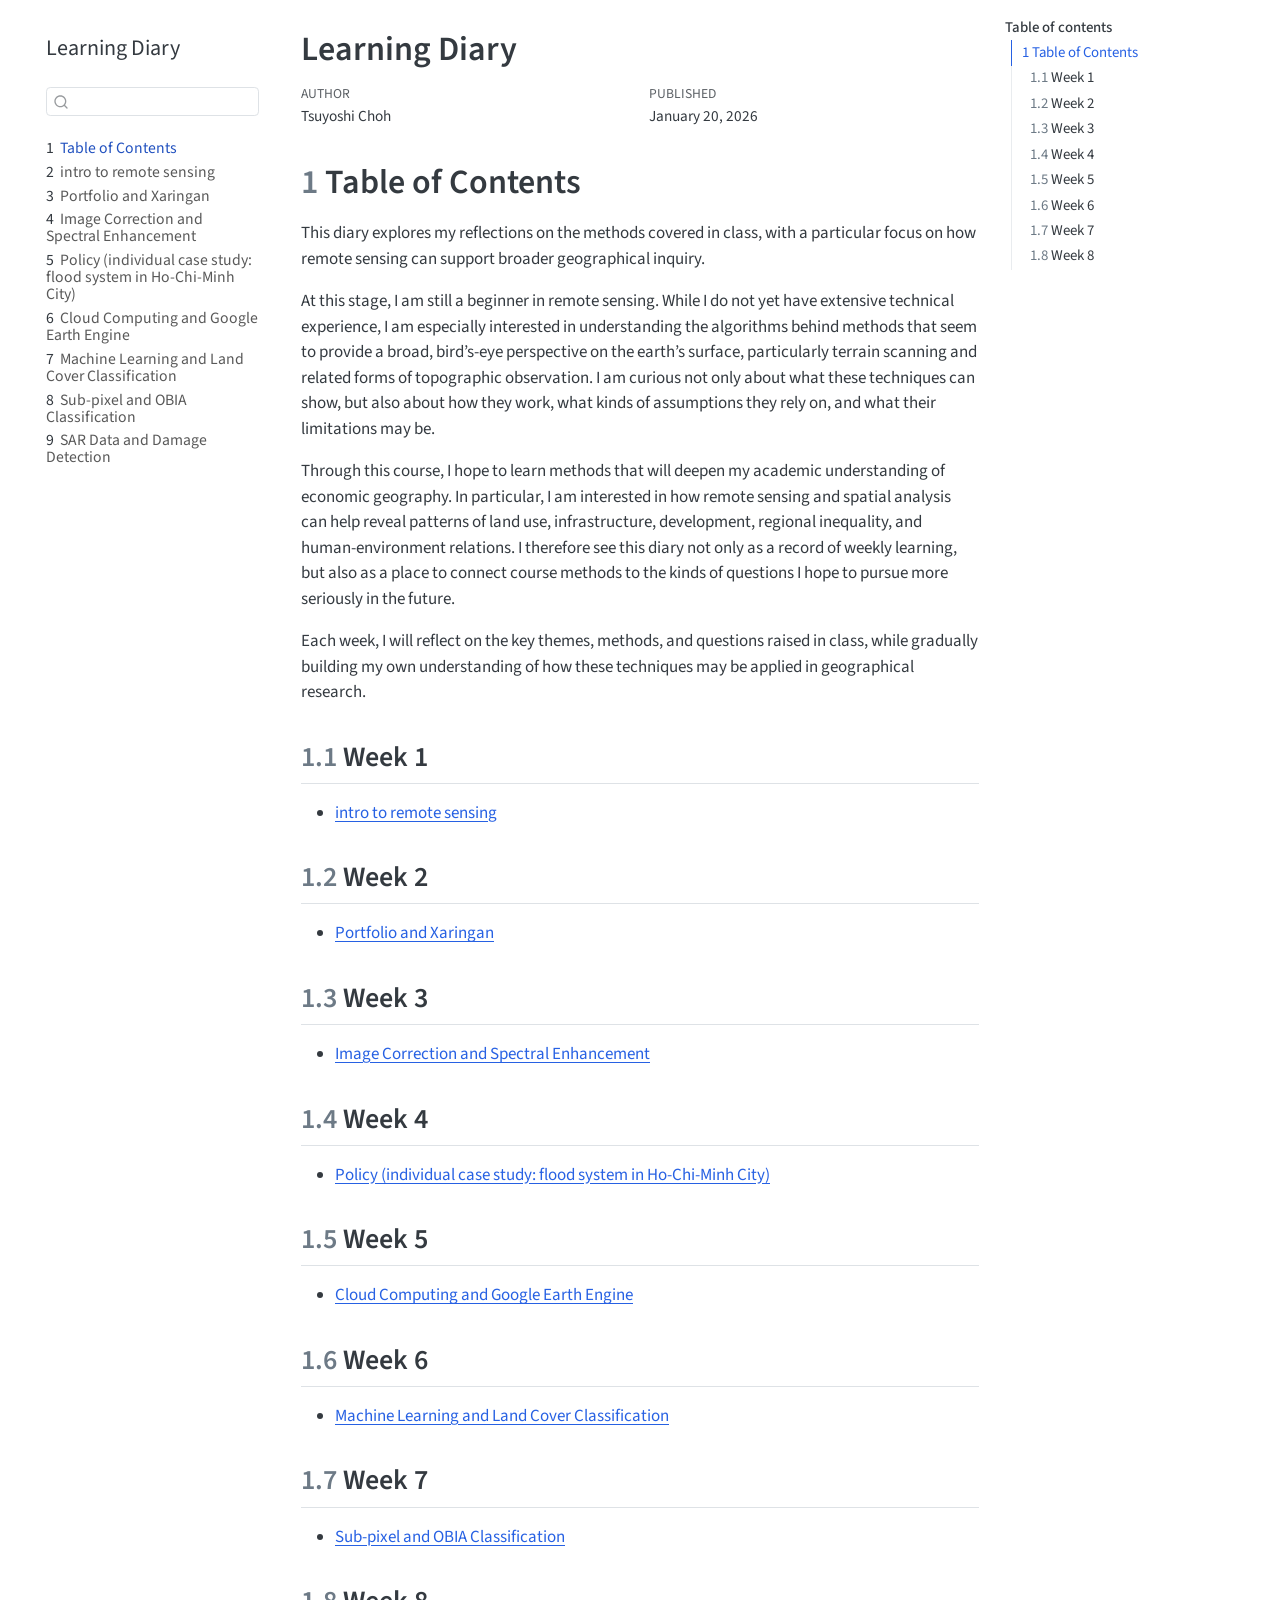
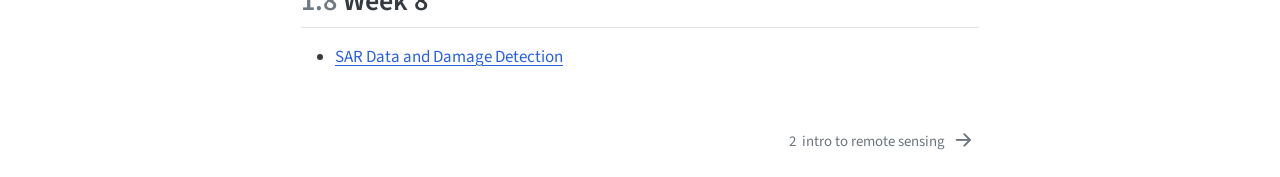
<file: docs/index.html>
<!DOCTYPE html>
<html xmlns="http://www.w3.org/1999/xhtml" lang="en" xml:lang="en"><head>

<meta charset="utf-8">
<meta name="generator" content="quarto-1.8.27">

<meta name="viewport" content="width=device-width, initial-scale=1.0, user-scalable=yes">

<meta name="author" content="Tsuyoshi Choh">
<meta name="dcterms.date" content="2026-01-20">

<title>Learning Diary</title>
<style>
code{white-space: pre-wrap;}
span.smallcaps{font-variant: small-caps;}
div.columns{display: flex; gap: min(4vw, 1.5em);}
div.column{flex: auto; overflow-x: auto;}
div.hanging-indent{margin-left: 1.5em; text-indent: -1.5em;}
ul.task-list{list-style: none;}
ul.task-list li input[type="checkbox"] {
  width: 0.8em;
  margin: 0 0.8em 0.2em -1em; /* quarto-specific, see https://github.com/quarto-dev/quarto-cli/issues/4556 */ 
  vertical-align: middle;
}
</style>


<script src="site_libs/quarto-nav/quarto-nav.js"></script>
<script src="site_libs/quarto-nav/headroom.min.js"></script>
<script src="site_libs/clipboard/clipboard.min.js"></script>
<script src="site_libs/quarto-search/autocomplete.umd.js"></script>
<script src="site_libs/quarto-search/fuse.min.js"></script>
<script src="site_libs/quarto-search/quarto-search.js"></script>
<meta name="quarto:offset" content="./">
<link href="./week1.html" rel="next">
<script src="site_libs/quarto-html/quarto.js" type="module"></script>
<script src="site_libs/quarto-html/tabsets/tabsets.js" type="module"></script>
<script src="site_libs/quarto-html/axe/axe-check.js" type="module"></script>
<script src="site_libs/quarto-html/popper.min.js"></script>
<script src="site_libs/quarto-html/tippy.umd.min.js"></script>
<script src="site_libs/quarto-html/anchor.min.js"></script>
<link href="site_libs/quarto-html/tippy.css" rel="stylesheet">
<link href="site_libs/quarto-html/quarto-syntax-highlighting-ed96de9b727972fe78a7b5d16c58bf87.css" rel="stylesheet" id="quarto-text-highlighting-styles">
<script src="site_libs/bootstrap/bootstrap.min.js"></script>
<link href="site_libs/bootstrap/bootstrap-icons.css" rel="stylesheet">
<link href="site_libs/bootstrap/bootstrap-27c261d06b905028a18691de25d09dde.min.css" rel="stylesheet" append-hash="true" id="quarto-bootstrap" data-mode="light">
<script id="quarto-search-options" type="application/json">{
  "location": "sidebar",
  "copy-button": false,
  "collapse-after": 3,
  "panel-placement": "start",
  "type": "textbox",
  "limit": 50,
  "keyboard-shortcut": [
    "f",
    "/",
    "s"
  ],
  "show-item-context": false,
  "language": {
    "search-no-results-text": "No results",
    "search-matching-documents-text": "matching documents",
    "search-copy-link-title": "Copy link to search",
    "search-hide-matches-text": "Hide additional matches",
    "search-more-match-text": "more match in this document",
    "search-more-matches-text": "more matches in this document",
    "search-clear-button-title": "Clear",
    "search-text-placeholder": "",
    "search-detached-cancel-button-title": "Cancel",
    "search-submit-button-title": "Submit",
    "search-label": "Search"
  }
}</script>


</head>

<body class="nav-sidebar floating quarto-light">

<div id="quarto-search-results"></div>
  <header id="quarto-header" class="headroom fixed-top">
  <nav class="quarto-secondary-nav">
    <div class="container-fluid d-flex">
      <button type="button" class="quarto-btn-toggle btn" data-bs-toggle="collapse" role="button" data-bs-target=".quarto-sidebar-collapse-item" aria-controls="quarto-sidebar" aria-expanded="false" aria-label="Toggle sidebar navigation" onclick="if (window.quartoToggleHeadroom) { window.quartoToggleHeadroom(); }">
        <i class="bi bi-layout-text-sidebar-reverse"></i>
      </button>
        <nav class="quarto-page-breadcrumbs" aria-label="breadcrumb"><ol class="breadcrumb"><li class="breadcrumb-item"><a href="./index.html"><span class="chapter-number">1</span>&nbsp; <span class="chapter-title">Table of Contents</span></a></li></ol></nav>
        <a class="flex-grow-1" role="navigation" data-bs-toggle="collapse" data-bs-target=".quarto-sidebar-collapse-item" aria-controls="quarto-sidebar" aria-expanded="false" aria-label="Toggle sidebar navigation" onclick="if (window.quartoToggleHeadroom) { window.quartoToggleHeadroom(); }">      
        </a>
      <button type="button" class="btn quarto-search-button" aria-label="Search" onclick="window.quartoOpenSearch();">
        <i class="bi bi-search"></i>
      </button>
    </div>
  </nav>
</header>
<!-- content -->
<div id="quarto-content" class="quarto-container page-columns page-rows-contents page-layout-article">
<!-- sidebar -->
  <nav id="quarto-sidebar" class="sidebar collapse collapse-horizontal quarto-sidebar-collapse-item sidebar-navigation floating overflow-auto">
    <div class="pt-lg-2 mt-2 text-left sidebar-header">
    <div class="sidebar-title mb-0 py-0">
      <a href="./">Learning Diary</a> 
    </div>
      </div>
        <div class="mt-2 flex-shrink-0 align-items-center">
        <div class="sidebar-search">
        <div id="quarto-search" class="" title="Search"></div>
        </div>
        </div>
    <div class="sidebar-menu-container"> 
    <ul class="list-unstyled mt-1">
        <li class="sidebar-item">
  <div class="sidebar-item-container"> 
  <a href="./index.html" class="sidebar-item-text sidebar-link active">
 <span class="menu-text"><span class="chapter-number">1</span>&nbsp; <span class="chapter-title">Table of Contents</span></span></a>
  </div>
</li>
        <li class="sidebar-item">
  <div class="sidebar-item-container"> 
  <a href="./week1.html" class="sidebar-item-text sidebar-link">
 <span class="menu-text"><span class="chapter-number">2</span>&nbsp; <span class="chapter-title">intro to remote sensing</span></span></a>
  </div>
</li>
        <li class="sidebar-item">
  <div class="sidebar-item-container"> 
  <a href="./week2.html" class="sidebar-item-text sidebar-link">
 <span class="menu-text"><span class="chapter-number">3</span>&nbsp; <span class="chapter-title">Portfolio and Xaringan</span></span></a>
  </div>
</li>
        <li class="sidebar-item">
  <div class="sidebar-item-container"> 
  <a href="./week3.html" class="sidebar-item-text sidebar-link">
 <span class="menu-text"><span class="chapter-number">4</span>&nbsp; <span class="chapter-title">Image Correction and Spectral Enhancement</span></span></a>
  </div>
</li>
        <li class="sidebar-item">
  <div class="sidebar-item-container"> 
  <a href="./week4.html" class="sidebar-item-text sidebar-link">
 <span class="menu-text"><span class="chapter-number">5</span>&nbsp; <span class="chapter-title">Policy (individual case study: flood system in Ho-Chi-Minh City)</span></span></a>
  </div>
</li>
        <li class="sidebar-item">
  <div class="sidebar-item-container"> 
  <a href="./week5.html" class="sidebar-item-text sidebar-link">
 <span class="menu-text"><span class="chapter-number">6</span>&nbsp; <span class="chapter-title">Cloud Computing and Google Earth Engine</span></span></a>
  </div>
</li>
        <li class="sidebar-item">
  <div class="sidebar-item-container"> 
  <a href="./week6.html" class="sidebar-item-text sidebar-link">
 <span class="menu-text"><span class="chapter-number">7</span>&nbsp; <span class="chapter-title">Machine Learning and Land Cover Classification</span></span></a>
  </div>
</li>
        <li class="sidebar-item">
  <div class="sidebar-item-container"> 
  <a href="./week7.html" class="sidebar-item-text sidebar-link">
 <span class="menu-text"><span class="chapter-number">8</span>&nbsp; <span class="chapter-title">Sub-pixel and OBIA Classification</span></span></a>
  </div>
</li>
        <li class="sidebar-item">
  <div class="sidebar-item-container"> 
  <a href="./week8.html" class="sidebar-item-text sidebar-link">
 <span class="menu-text"><span class="chapter-number">9</span>&nbsp; <span class="chapter-title">SAR Data and Damage Detection</span></span></a>
  </div>
</li>
    </ul>
    </div>
</nav>
<div id="quarto-sidebar-glass" class="quarto-sidebar-collapse-item" data-bs-toggle="collapse" data-bs-target=".quarto-sidebar-collapse-item"></div>
<!-- margin-sidebar -->
    <div id="quarto-margin-sidebar" class="sidebar margin-sidebar">
        <nav id="TOC" role="doc-toc" class="toc-active">
    <h2 id="toc-title">Table of contents</h2>
   
  <ul>
  <li><a href="#table-of-contents" id="toc-table-of-contents" class="nav-link active" data-scroll-target="#table-of-contents"><span class="header-section-number">1</span> Table of Contents</a>
  <ul class="collapse">
  <li><a href="#week-1" id="toc-week-1" class="nav-link" data-scroll-target="#week-1"><span class="header-section-number">1.1</span> Week 1</a></li>
  <li><a href="#week-2" id="toc-week-2" class="nav-link" data-scroll-target="#week-2"><span class="header-section-number">1.2</span> Week 2</a></li>
  <li><a href="#week-3" id="toc-week-3" class="nav-link" data-scroll-target="#week-3"><span class="header-section-number">1.3</span> Week 3</a></li>
  <li><a href="#week-4" id="toc-week-4" class="nav-link" data-scroll-target="#week-4"><span class="header-section-number">1.4</span> Week 4</a></li>
  <li><a href="#week-5" id="toc-week-5" class="nav-link" data-scroll-target="#week-5"><span class="header-section-number">1.5</span> Week 5</a></li>
  <li><a href="#week-6" id="toc-week-6" class="nav-link" data-scroll-target="#week-6"><span class="header-section-number">1.6</span> Week 6</a></li>
  <li><a href="#week-7" id="toc-week-7" class="nav-link" data-scroll-target="#week-7"><span class="header-section-number">1.7</span> Week 7</a></li>
  <li><a href="#week-8" id="toc-week-8" class="nav-link" data-scroll-target="#week-8"><span class="header-section-number">1.8</span> Week 8</a></li>
  </ul></li>
  </ul>
</nav>
    </div>
<!-- main -->
<main class="content" id="quarto-document-content">

<header id="title-block-header" class="quarto-title-block default">
<div class="quarto-title">
<h1 class="title">Learning Diary</h1>
</div>



<div class="quarto-title-meta">

    <div>
    <div class="quarto-title-meta-heading">Author</div>
    <div class="quarto-title-meta-contents">
             <p>Tsuyoshi Choh </p>
          </div>
  </div>
    
    <div>
    <div class="quarto-title-meta-heading">Published</div>
    <div class="quarto-title-meta-contents">
      <p class="date">January 20, 2026</p>
    </div>
  </div>
  
    
  </div>
  


</header>


<section id="table-of-contents" class="level1" data-number="1">
<h1 data-number="1"><span class="header-section-number">1</span> Table of Contents</h1>
<p>This diary explores my reflections on the methods covered in class, with a particular focus on how remote sensing can support broader geographical inquiry.</p>
<p>At this stage, I am still a beginner in remote sensing. While I do not yet have extensive technical experience, I am especially interested in understanding the algorithms behind methods that seem to provide a broad, bird’s-eye perspective on the earth’s surface, particularly terrain scanning and related forms of topographic observation. I am curious not only about what these techniques can show, but also about how they work, what kinds of assumptions they rely on, and what their limitations may be.</p>
<p>Through this course, I hope to learn methods that will deepen my academic understanding of economic geography. In particular, I am interested in how remote sensing and spatial analysis can help reveal patterns of land use, infrastructure, development, regional inequality, and human-environment relations. I therefore see this diary not only as a record of weekly learning, but also as a place to connect course methods to the kinds of questions I hope to pursue more seriously in the future.</p>
<p>Each week, I will reflect on the key themes, methods, and questions raised in class, while gradually building my own understanding of how these techniques may be applied in geographical research.</p>
<section id="week-1" class="level2" data-number="1.1">
<h2 data-number="1.1" class="anchored" data-anchor-id="week-1"><span class="header-section-number">1.1</span> Week 1</h2>
<ul>
<li><a href="https://tsuyochan0082.github.io/CASA0023/week1.html">intro to remote sensing</a></li>
</ul>
</section>
<section id="week-2" class="level2" data-number="1.2">
<h2 data-number="1.2" class="anchored" data-anchor-id="week-2"><span class="header-section-number">1.2</span> Week 2</h2>
<ul>
<li><a href="https://tsuyochan0082.github.io/CASA0023/week2.html">Portfolio and Xaringan</a></li>
</ul>
</section>
<section id="week-3" class="level2" data-number="1.3">
<h2 data-number="1.3" class="anchored" data-anchor-id="week-3"><span class="header-section-number">1.3</span> Week 3</h2>
<ul>
<li><a href="https://tsuyochan0082.github.io/CASA0023/week3.html">Image Correction and Spectral Enhancement</a></li>
</ul>
</section>
<section id="week-4" class="level2" data-number="1.4">
<h2 data-number="1.4" class="anchored" data-anchor-id="week-4"><span class="header-section-number">1.4</span> Week 4</h2>
<ul>
<li><a href="https://tsuyochan0082.github.io/CASA0023/week4.html">Policy (individual case study: flood system in Ho-Chi-Minh City)</a></li>
</ul>
</section>
<section id="week-5" class="level2" data-number="1.5">
<h2 data-number="1.5" class="anchored" data-anchor-id="week-5"><span class="header-section-number">1.5</span> Week 5</h2>
<ul>
<li><a href="https://tsuyochan0082.github.io/CASA0023/week5.html">Cloud Computing and Google Earth Engine</a></li>
</ul>
</section>
<section id="week-6" class="level2" data-number="1.6">
<h2 data-number="1.6" class="anchored" data-anchor-id="week-6"><span class="header-section-number">1.6</span> Week 6</h2>
<ul>
<li><a href="https://tsuyochan0082.github.io/CASA0023/week6.html">Machine Learning and Land Cover Classification</a></li>
</ul>
</section>
<section id="week-7" class="level2" data-number="1.7">
<h2 data-number="1.7" class="anchored" data-anchor-id="week-7"><span class="header-section-number">1.7</span> Week 7</h2>
<ul>
<li><a href="https://tsuyochan0082.github.io/CASA0023/week7.html">Sub-pixel and OBIA Classification</a></li>
</ul>
</section>
<section id="week-8" class="level2" data-number="1.8">
<h2 data-number="1.8" class="anchored" data-anchor-id="week-8"><span class="header-section-number">1.8</span> Week 8</h2>
<ul>
<li><a href="https://tsuyochan0082.github.io/CASA0023/week8.html">SAR Data and Damage Detection</a></li>
</ul>


</section>
</section>

</main> <!-- /main -->
<script id="quarto-html-after-body" type="application/javascript">
  window.document.addEventListener("DOMContentLoaded", function (event) {
    const icon = "";
    const anchorJS = new window.AnchorJS();
    anchorJS.options = {
      placement: 'right',
      icon: icon
    };
    anchorJS.add('.anchored');
    const isCodeAnnotation = (el) => {
      for (const clz of el.classList) {
        if (clz.startsWith('code-annotation-')) {                     
          return true;
        }
      }
      return false;
    }
    const onCopySuccess = function(e) {
      // button target
      const button = e.trigger;
      // don't keep focus
      button.blur();
      // flash "checked"
      button.classList.add('code-copy-button-checked');
      var currentTitle = button.getAttribute("title");
      button.setAttribute("title", "Copied!");
      let tooltip;
      if (window.bootstrap) {
        button.setAttribute("data-bs-toggle", "tooltip");
        button.setAttribute("data-bs-placement", "left");
        button.setAttribute("data-bs-title", "Copied!");
        tooltip = new bootstrap.Tooltip(button, 
          { trigger: "manual", 
            customClass: "code-copy-button-tooltip",
            offset: [0, -8]});
        tooltip.show();    
      }
      setTimeout(function() {
        if (tooltip) {
          tooltip.hide();
          button.removeAttribute("data-bs-title");
          button.removeAttribute("data-bs-toggle");
          button.removeAttribute("data-bs-placement");
        }
        button.setAttribute("title", currentTitle);
        button.classList.remove('code-copy-button-checked');
      }, 1000);
      // clear code selection
      e.clearSelection();
    }
    const getTextToCopy = function(trigger) {
      const outerScaffold = trigger.parentElement.cloneNode(true);
      const codeEl = outerScaffold.querySelector('code');
      for (const childEl of codeEl.children) {
        if (isCodeAnnotation(childEl)) {
          childEl.remove();
        }
      }
      return codeEl.innerText;
    }
    const clipboard = new window.ClipboardJS('.code-copy-button:not([data-in-quarto-modal])', {
      text: getTextToCopy
    });
    clipboard.on('success', onCopySuccess);
    if (window.document.getElementById('quarto-embedded-source-code-modal')) {
      const clipboardModal = new window.ClipboardJS('.code-copy-button[data-in-quarto-modal]', {
        text: getTextToCopy,
        container: window.document.getElementById('quarto-embedded-source-code-modal')
      });
      clipboardModal.on('success', onCopySuccess);
    }
      var localhostRegex = new RegExp(/^(?:http|https):\/\/localhost\:?[0-9]*\//);
      var mailtoRegex = new RegExp(/^mailto:/);
        var filterRegex = new RegExp('/' + window.location.host + '/');
      var isInternal = (href) => {
          return filterRegex.test(href) || localhostRegex.test(href) || mailtoRegex.test(href);
      }
      // Inspect non-navigation links and adorn them if external
     var links = window.document.querySelectorAll('a[href]:not(.nav-link):not(.navbar-brand):not(.toc-action):not(.sidebar-link):not(.sidebar-item-toggle):not(.pagination-link):not(.no-external):not([aria-hidden]):not(.dropdown-item):not(.quarto-navigation-tool):not(.about-link)');
      for (var i=0; i<links.length; i++) {
        const link = links[i];
        if (!isInternal(link.href)) {
          // undo the damage that might have been done by quarto-nav.js in the case of
          // links that we want to consider external
          if (link.dataset.originalHref !== undefined) {
            link.href = link.dataset.originalHref;
          }
        }
      }
    function tippyHover(el, contentFn, onTriggerFn, onUntriggerFn) {
      const config = {
        allowHTML: true,
        maxWidth: 500,
        delay: 100,
        arrow: false,
        appendTo: function(el) {
            return el.parentElement;
        },
        interactive: true,
        interactiveBorder: 10,
        theme: 'quarto',
        placement: 'bottom-start',
      };
      if (contentFn) {
        config.content = contentFn;
      }
      if (onTriggerFn) {
        config.onTrigger = onTriggerFn;
      }
      if (onUntriggerFn) {
        config.onUntrigger = onUntriggerFn;
      }
      window.tippy(el, config); 
    }
    const noterefs = window.document.querySelectorAll('a[role="doc-noteref"]');
    for (var i=0; i<noterefs.length; i++) {
      const ref = noterefs[i];
      tippyHover(ref, function() {
        // use id or data attribute instead here
        let href = ref.getAttribute('data-footnote-href') || ref.getAttribute('href');
        try { href = new URL(href).hash; } catch {}
        const id = href.replace(/^#\/?/, "");
        const note = window.document.getElementById(id);
        if (note) {
          return note.innerHTML;
        } else {
          return "";
        }
      });
    }
    const xrefs = window.document.querySelectorAll('a.quarto-xref');
    const processXRef = (id, note) => {
      // Strip column container classes
      const stripColumnClz = (el) => {
        el.classList.remove("page-full", "page-columns");
        if (el.children) {
          for (const child of el.children) {
            stripColumnClz(child);
          }
        }
      }
      stripColumnClz(note)
      if (id === null || id.startsWith('sec-')) {
        // Special case sections, only their first couple elements
        const container = document.createElement("div");
        if (note.children && note.children.length > 2) {
          container.appendChild(note.children[0].cloneNode(true));
          for (let i = 1; i < note.children.length; i++) {
            const child = note.children[i];
            if (child.tagName === "P" && child.innerText === "") {
              continue;
            } else {
              container.appendChild(child.cloneNode(true));
              break;
            }
          }
          if (window.Quarto?.typesetMath) {
            window.Quarto.typesetMath(container);
          }
          return container.innerHTML
        } else {
          if (window.Quarto?.typesetMath) {
            window.Quarto.typesetMath(note);
          }
          return note.innerHTML;
        }
      } else {
        // Remove any anchor links if they are present
        const anchorLink = note.querySelector('a.anchorjs-link');
        if (anchorLink) {
          anchorLink.remove();
        }
        if (window.Quarto?.typesetMath) {
          window.Quarto.typesetMath(note);
        }
        if (note.classList.contains("callout")) {
          return note.outerHTML;
        } else {
          return note.innerHTML;
        }
      }
    }
    for (var i=0; i<xrefs.length; i++) {
      const xref = xrefs[i];
      tippyHover(xref, undefined, function(instance) {
        instance.disable();
        let url = xref.getAttribute('href');
        let hash = undefined; 
        if (url.startsWith('#')) {
          hash = url;
        } else {
          try { hash = new URL(url).hash; } catch {}
        }
        if (hash) {
          const id = hash.replace(/^#\/?/, "");
          const note = window.document.getElementById(id);
          if (note !== null) {
            try {
              const html = processXRef(id, note.cloneNode(true));
              instance.setContent(html);
            } finally {
              instance.enable();
              instance.show();
            }
          } else {
            // See if we can fetch this
            fetch(url.split('#')[0])
            .then(res => res.text())
            .then(html => {
              const parser = new DOMParser();
              const htmlDoc = parser.parseFromString(html, "text/html");
              const note = htmlDoc.getElementById(id);
              if (note !== null) {
                const html = processXRef(id, note);
                instance.setContent(html);
              } 
            }).finally(() => {
              instance.enable();
              instance.show();
            });
          }
        } else {
          // See if we can fetch a full url (with no hash to target)
          // This is a special case and we should probably do some content thinning / targeting
          fetch(url)
          .then(res => res.text())
          .then(html => {
            const parser = new DOMParser();
            const htmlDoc = parser.parseFromString(html, "text/html");
            const note = htmlDoc.querySelector('main.content');
            if (note !== null) {
              // This should only happen for chapter cross references
              // (since there is no id in the URL)
              // remove the first header
              if (note.children.length > 0 && note.children[0].tagName === "HEADER") {
                note.children[0].remove();
              }
              const html = processXRef(null, note);
              instance.setContent(html);
            } 
          }).finally(() => {
            instance.enable();
            instance.show();
          });
        }
      }, function(instance) {
      });
    }
        let selectedAnnoteEl;
        const selectorForAnnotation = ( cell, annotation) => {
          let cellAttr = 'data-code-cell="' + cell + '"';
          let lineAttr = 'data-code-annotation="' +  annotation + '"';
          const selector = 'span[' + cellAttr + '][' + lineAttr + ']';
          return selector;
        }
        const selectCodeLines = (annoteEl) => {
          const doc = window.document;
          const targetCell = annoteEl.getAttribute("data-target-cell");
          const targetAnnotation = annoteEl.getAttribute("data-target-annotation");
          const annoteSpan = window.document.querySelector(selectorForAnnotation(targetCell, targetAnnotation));
          const lines = annoteSpan.getAttribute("data-code-lines").split(",");
          const lineIds = lines.map((line) => {
            return targetCell + "-" + line;
          })
          let top = null;
          let height = null;
          let parent = null;
          if (lineIds.length > 0) {
              //compute the position of the single el (top and bottom and make a div)
              const el = window.document.getElementById(lineIds[0]);
              top = el.offsetTop;
              height = el.offsetHeight;
              parent = el.parentElement.parentElement;
            if (lineIds.length > 1) {
              const lastEl = window.document.getElementById(lineIds[lineIds.length - 1]);
              const bottom = lastEl.offsetTop + lastEl.offsetHeight;
              height = bottom - top;
            }
            if (top !== null && height !== null && parent !== null) {
              // cook up a div (if necessary) and position it 
              let div = window.document.getElementById("code-annotation-line-highlight");
              if (div === null) {
                div = window.document.createElement("div");
                div.setAttribute("id", "code-annotation-line-highlight");
                div.style.position = 'absolute';
                parent.appendChild(div);
              }
              div.style.top = top - 2 + "px";
              div.style.height = height + 4 + "px";
              div.style.left = 0;
              let gutterDiv = window.document.getElementById("code-annotation-line-highlight-gutter");
              if (gutterDiv === null) {
                gutterDiv = window.document.createElement("div");
                gutterDiv.setAttribute("id", "code-annotation-line-highlight-gutter");
                gutterDiv.style.position = 'absolute';
                const codeCell = window.document.getElementById(targetCell);
                const gutter = codeCell.querySelector('.code-annotation-gutter');
                gutter.appendChild(gutterDiv);
              }
              gutterDiv.style.top = top - 2 + "px";
              gutterDiv.style.height = height + 4 + "px";
            }
            selectedAnnoteEl = annoteEl;
          }
        };
        const unselectCodeLines = () => {
          const elementsIds = ["code-annotation-line-highlight", "code-annotation-line-highlight-gutter"];
          elementsIds.forEach((elId) => {
            const div = window.document.getElementById(elId);
            if (div) {
              div.remove();
            }
          });
          selectedAnnoteEl = undefined;
        };
          // Handle positioning of the toggle
      window.addEventListener(
        "resize",
        throttle(() => {
          elRect = undefined;
          if (selectedAnnoteEl) {
            selectCodeLines(selectedAnnoteEl);
          }
        }, 10)
      );
      function throttle(fn, ms) {
      let throttle = false;
      let timer;
        return (...args) => {
          if(!throttle) { // first call gets through
              fn.apply(this, args);
              throttle = true;
          } else { // all the others get throttled
              if(timer) clearTimeout(timer); // cancel #2
              timer = setTimeout(() => {
                fn.apply(this, args);
                timer = throttle = false;
              }, ms);
          }
        };
      }
        // Attach click handler to the DT
        const annoteDls = window.document.querySelectorAll('dt[data-target-cell]');
        for (const annoteDlNode of annoteDls) {
          annoteDlNode.addEventListener('click', (event) => {
            const clickedEl = event.target;
            if (clickedEl !== selectedAnnoteEl) {
              unselectCodeLines();
              const activeEl = window.document.querySelector('dt[data-target-cell].code-annotation-active');
              if (activeEl) {
                activeEl.classList.remove('code-annotation-active');
              }
              selectCodeLines(clickedEl);
              clickedEl.classList.add('code-annotation-active');
            } else {
              // Unselect the line
              unselectCodeLines();
              clickedEl.classList.remove('code-annotation-active');
            }
          });
        }
    const findCites = (el) => {
      const parentEl = el.parentElement;
      if (parentEl) {
        const cites = parentEl.dataset.cites;
        if (cites) {
          return {
            el,
            cites: cites.split(' ')
          };
        } else {
          return findCites(el.parentElement)
        }
      } else {
        return undefined;
      }
    };
    var bibliorefs = window.document.querySelectorAll('a[role="doc-biblioref"]');
    for (var i=0; i<bibliorefs.length; i++) {
      const ref = bibliorefs[i];
      const citeInfo = findCites(ref);
      if (citeInfo) {
        tippyHover(citeInfo.el, function() {
          var popup = window.document.createElement('div');
          citeInfo.cites.forEach(function(cite) {
            var citeDiv = window.document.createElement('div');
            citeDiv.classList.add('hanging-indent');
            citeDiv.classList.add('csl-entry');
            var biblioDiv = window.document.getElementById('ref-' + cite);
            if (biblioDiv) {
              citeDiv.innerHTML = biblioDiv.innerHTML;
            }
            popup.appendChild(citeDiv);
          });
          return popup.innerHTML;
        });
      }
    }
  });
  </script>
<nav class="page-navigation">
  <div class="nav-page nav-page-previous">
  </div>
  <div class="nav-page nav-page-next">
      <a href="./week1.html" class="pagination-link" aria-label="intro to remote sensing">
        <span class="nav-page-text"><span class="chapter-number">2</span>&nbsp; <span class="chapter-title">intro to remote sensing</span></span> <i class="bi bi-arrow-right-short"></i>
      </a>
  </div>
</nav>
</div> <!-- /content -->




</body></html>
</file>
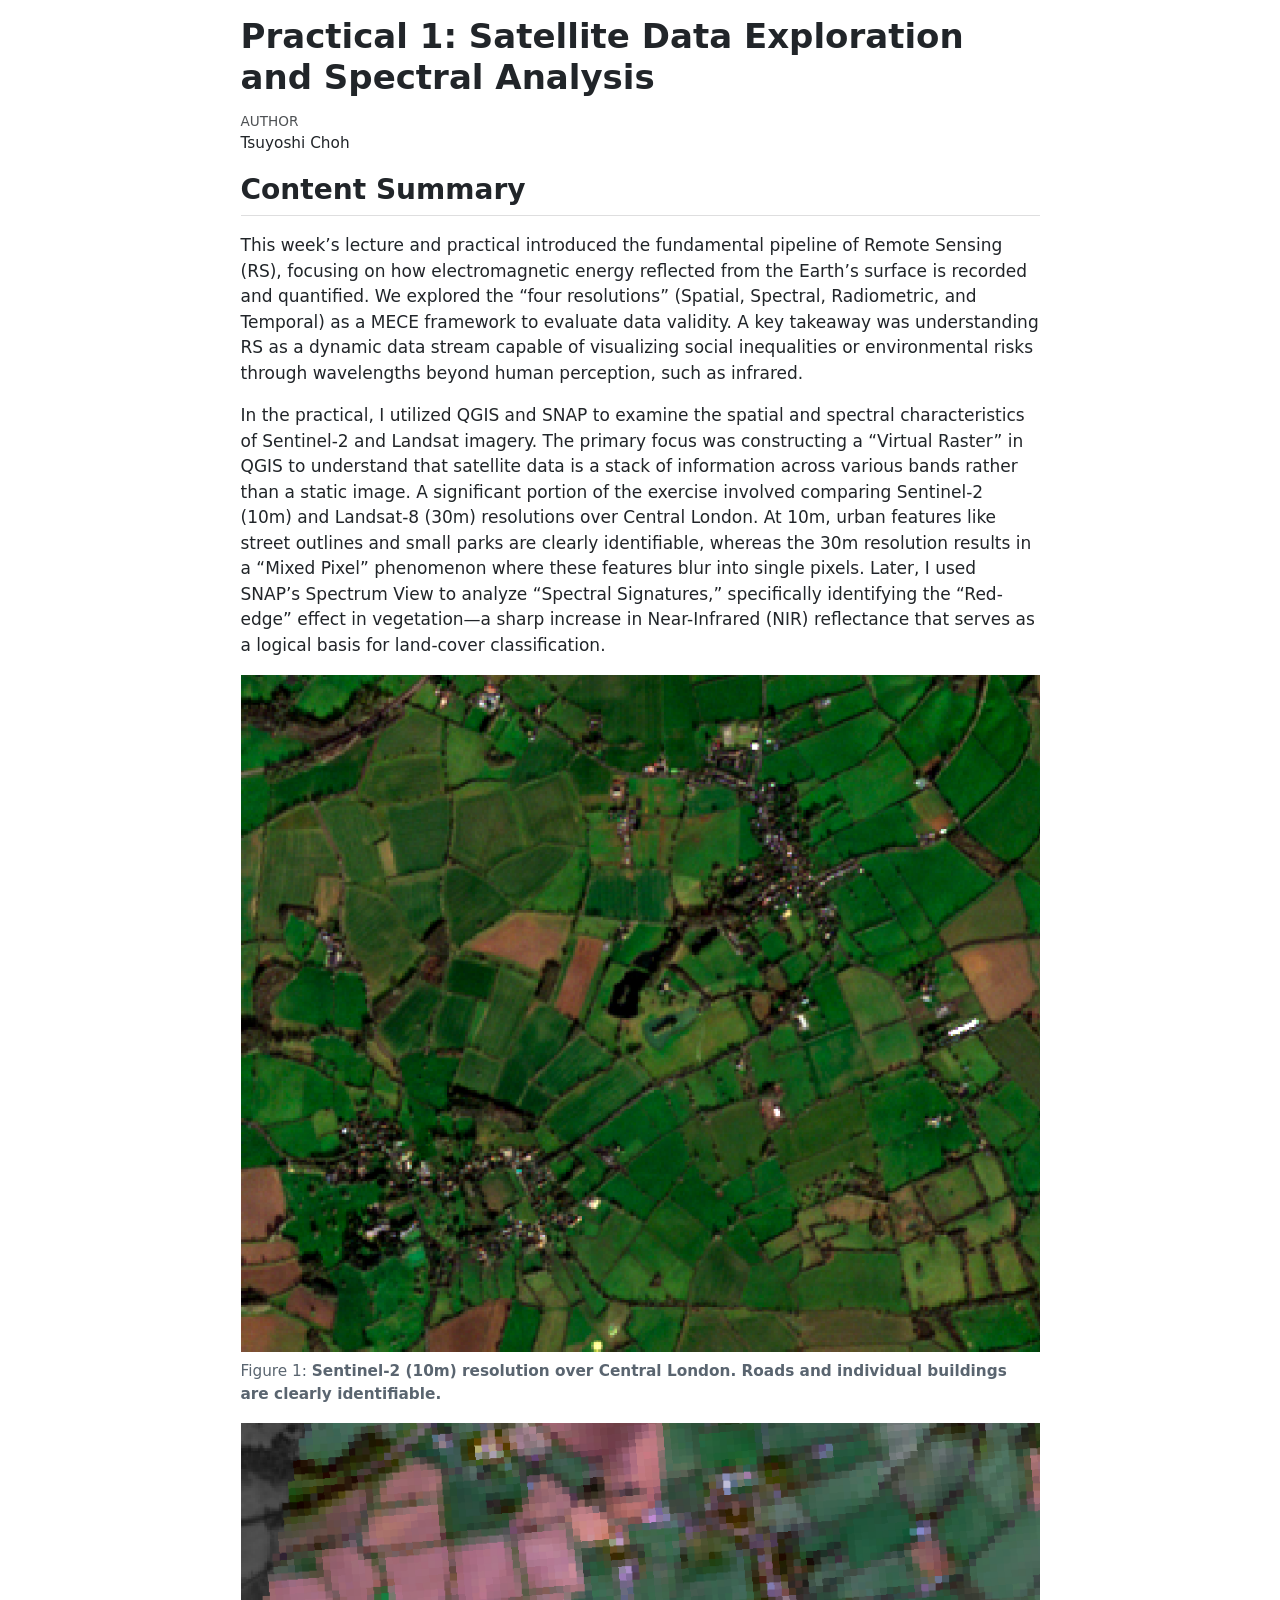
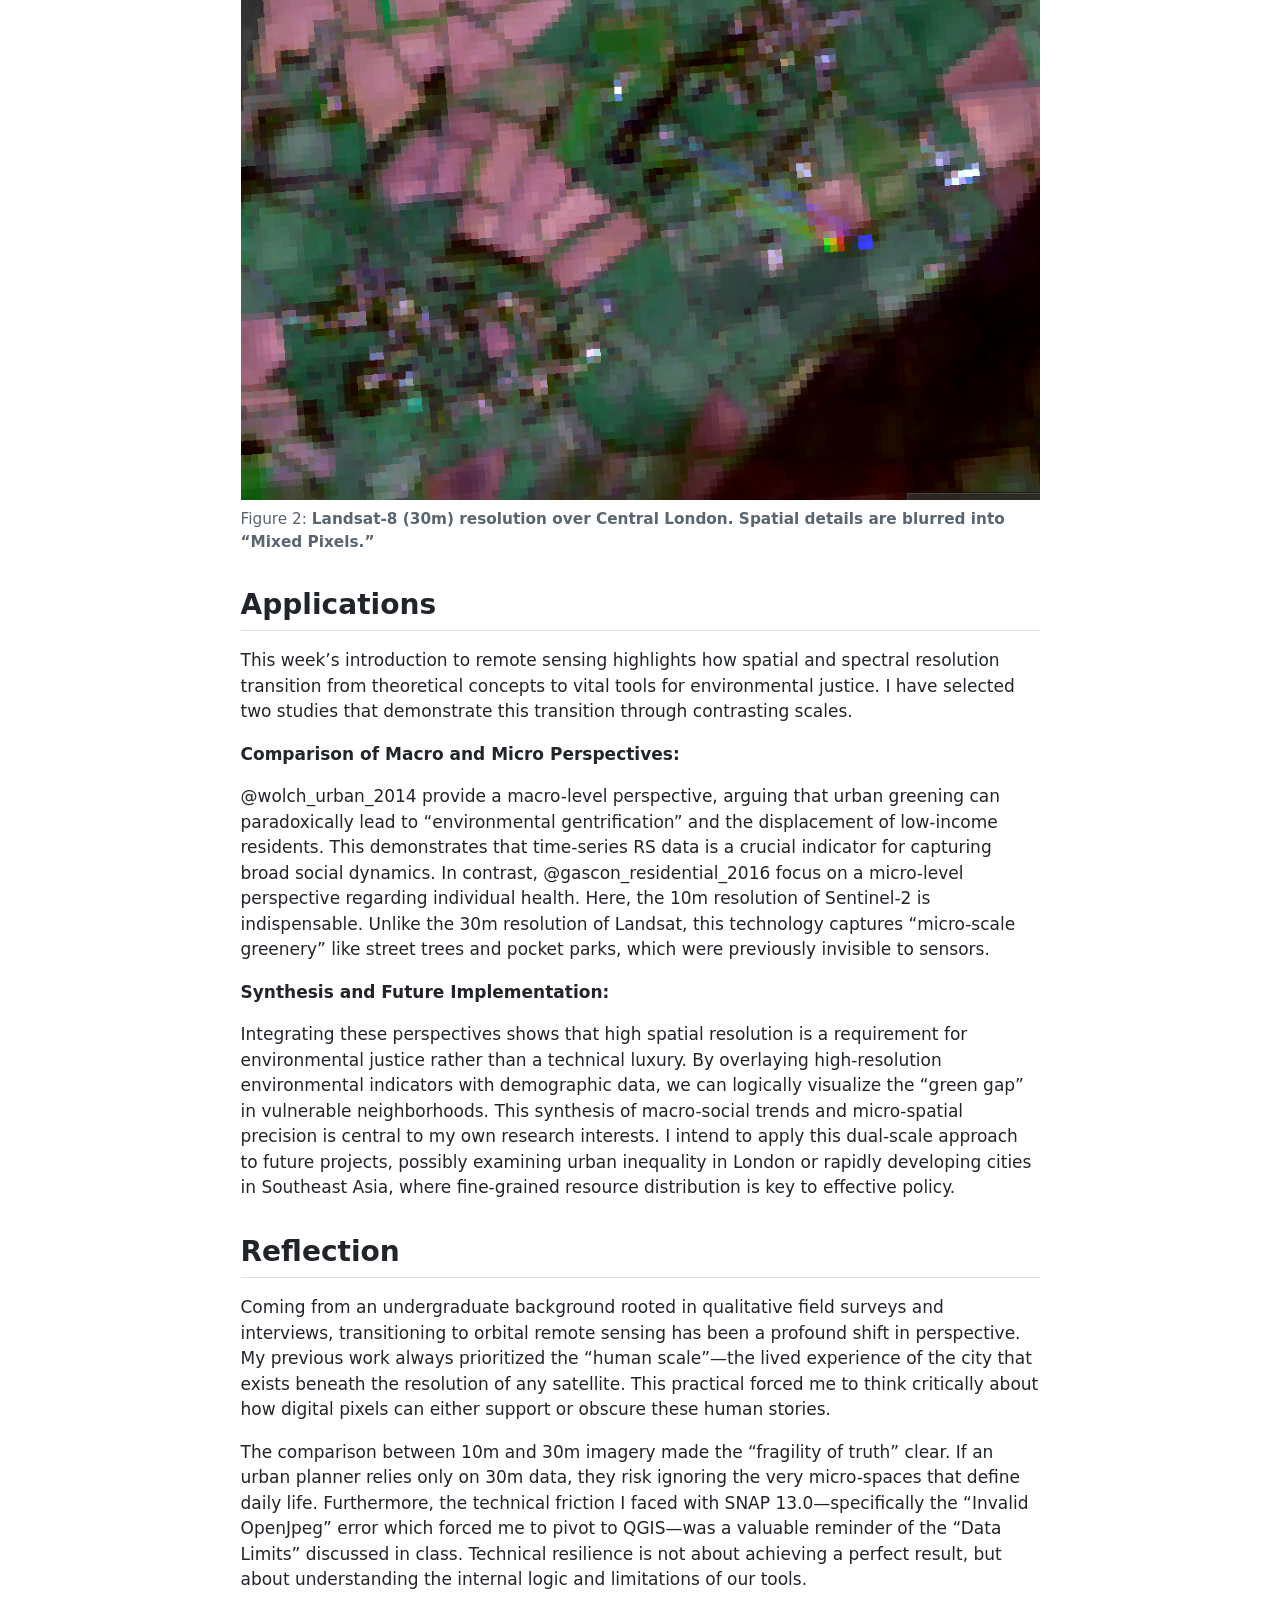
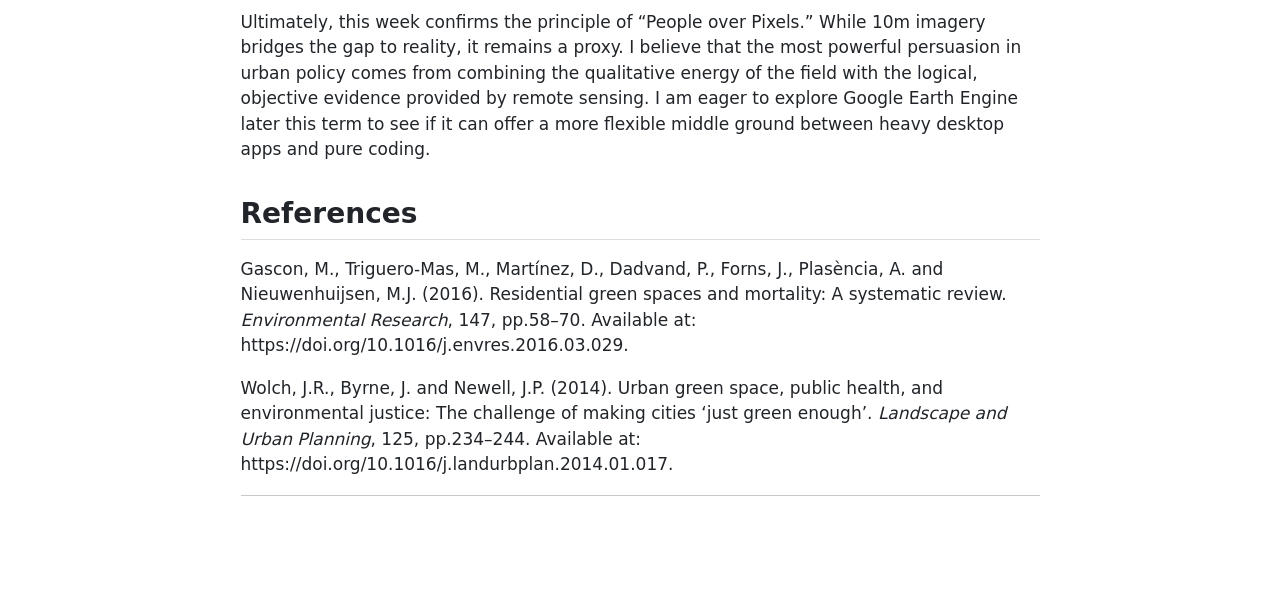
<file: week1.html>
<!DOCTYPE html>
<html xmlns="http://www.w3.org/1999/xhtml" lang="en" xml:lang="en"><head>

<meta charset="utf-8">
<meta name="generator" content="quarto-1.8.27">

<meta name="viewport" content="width=device-width, initial-scale=1.0, user-scalable=yes">

<meta name="author" content="Tsuyoshi Choh">

<title>Practical 1: Satellite Data Exploration and Spectral Analysis</title>
<style>
code{white-space: pre-wrap;}
span.smallcaps{font-variant: small-caps;}
div.columns{display: flex; gap: min(4vw, 1.5em);}
div.column{flex: auto; overflow-x: auto;}
div.hanging-indent{margin-left: 1.5em; text-indent: -1.5em;}
ul.task-list{list-style: none;}
ul.task-list li input[type="checkbox"] {
  width: 0.8em;
  margin: 0 0.8em 0.2em -1em; /* quarto-specific, see https://github.com/quarto-dev/quarto-cli/issues/4556 */ 
  vertical-align: middle;
}
</style>


<script src="week1_files/libs/clipboard/clipboard.min.js"></script>
<script src="week1_files/libs/quarto-html/quarto.js" type="module"></script>
<script src="week1_files/libs/quarto-html/tabsets/tabsets.js" type="module"></script>
<script src="week1_files/libs/quarto-html/axe/axe-check.js" type="module"></script>
<script src="week1_files/libs/quarto-html/popper.min.js"></script>
<script src="week1_files/libs/quarto-html/tippy.umd.min.js"></script>
<script src="week1_files/libs/quarto-html/anchor.min.js"></script>
<link href="week1_files/libs/quarto-html/tippy.css" rel="stylesheet">
<link href="week1_files/libs/quarto-html/quarto-syntax-highlighting-ed96de9b727972fe78a7b5d16c58bf87.css" rel="stylesheet" id="quarto-text-highlighting-styles">
<script src="week1_files/libs/bootstrap/bootstrap.min.js"></script>
<link href="week1_files/libs/bootstrap/bootstrap-icons.css" rel="stylesheet">
<link href="week1_files/libs/bootstrap/bootstrap-d6a003b94517c951b2d65075d42fb01b.min.css" rel="stylesheet" append-hash="true" id="quarto-bootstrap" data-mode="light">


</head>

<body class="fullcontent quarto-light">

<div id="quarto-content" class="page-columns page-rows-contents page-layout-article">

<main class="content" id="quarto-document-content">

<header id="title-block-header" class="quarto-title-block default">
<div class="quarto-title">
<h1 class="title">Practical 1: Satellite Data Exploration and Spectral Analysis</h1>
</div>



<div class="quarto-title-meta">

    <div>
    <div class="quarto-title-meta-heading">Author</div>
    <div class="quarto-title-meta-contents">
             <p>Tsuyoshi Choh </p>
          </div>
  </div>
    
  
    
  </div>
  


</header>


<section id="content-summary" class="level2">
<h2 class="anchored" data-anchor-id="content-summary">Content Summary</h2>
<p>This week’s lecture and practical introduced the fundamental pipeline of Remote Sensing (RS), focusing on how electromagnetic energy reflected from the Earth’s surface is recorded and quantified. We explored the “four resolutions” (Spatial, Spectral, Radiometric, and Temporal) as a MECE framework to evaluate data validity. A key takeaway was understanding RS as a dynamic data stream capable of visualizing social inequalities or environmental risks through wavelengths beyond human perception, such as infrared.</p>
<p>In the practical, I utilized QGIS and SNAP to examine the spatial and spectral characteristics of Sentinel-2 and Landsat imagery. The primary focus was constructing a “Virtual Raster” in QGIS to understand that satellite data is a stack of information across various bands rather than a static image. A significant portion of the exercise involved comparing Sentinel-2 (10m) and Landsat-8 (30m) resolutions over Central London. At 10m, urban features like street outlines and small parks are clearly identifiable, whereas the 30m resolution results in a “Mixed Pixel” phenomenon where these features blur into single pixels. Later, I used SNAP’s Spectrum View to analyze “Spectral Signatures,” specifically identifying the “Red-edge” effect in vegetation—a sharp increase in Near-Infrared (NIR) reflectance that serves as a logical basis for land-cover classification.</p>
<div id="fig-sentinel" class="quarto-float quarto-figure quarto-figure-center anchored">
<figure class="quarto-float quarto-float-fig figure">
<div aria-describedby="fig-sentinel-caption-0ceaefa1-69ba-4598-a22c-09a6ac19f8ca">
<img src="img/week1.10m.png" class="img-fluid figure-img">
</div>
<figcaption class="quarto-float-caption-bottom quarto-float-caption quarto-float-fig" id="fig-sentinel-caption-0ceaefa1-69ba-4598-a22c-09a6ac19f8ca">
Figure&nbsp;1: <strong>Sentinel-2 (10m) resolution over Central London. Roads and individual buildings are clearly identifiable.</strong>
</figcaption>
</figure>
</div>
<div id="fig-landsat" class="quarto-float quarto-figure quarto-figure-center anchored">
<figure class="quarto-float quarto-float-fig figure">
<div aria-describedby="fig-landsat-caption-0ceaefa1-69ba-4598-a22c-09a6ac19f8ca">
<img src="img/week1.30m.png" class="img-fluid figure-img">
</div>
<figcaption class="quarto-float-caption-bottom quarto-float-caption quarto-float-fig" id="fig-landsat-caption-0ceaefa1-69ba-4598-a22c-09a6ac19f8ca">
Figure&nbsp;2: <strong>Landsat-8 (30m) resolution over Central London. Spatial details are blurred into “Mixed Pixels.”</strong>
</figcaption>
</figure>
</div>
</section>
<section id="applications" class="level2">
<h2 class="anchored" data-anchor-id="applications">Applications</h2>
<p>This week’s introduction to remote sensing highlights how spatial and spectral resolution transition from theoretical concepts to vital tools for environmental justice. I have selected two studies that demonstrate this transition through contrasting scales.</p>
<p><strong>Comparison of Macro and Micro Perspectives:</strong></p>
<p><span class="citation" data-cites="wolch_urban_2014">@wolch_urban_2014</span> provide a macro-level perspective, arguing that urban greening can paradoxically lead to “environmental gentrification” and the displacement of low-income residents. This demonstrates that time-series RS data is a crucial indicator for capturing broad social dynamics. In contrast, <span class="citation" data-cites="gascon_residential_2016">@gascon_residential_2016</span> focus on a micro-level perspective regarding individual health. Here, the 10m resolution of Sentinel-2 is indispensable. Unlike the 30m resolution of Landsat, this technology captures “micro-scale greenery” like street trees and pocket parks, which were previously invisible to sensors.</p>
<p><strong>Synthesis and Future Implementation:</strong></p>
<p>Integrating these perspectives shows that high spatial resolution is a requirement for environmental justice rather than a technical luxury. By overlaying high-resolution environmental indicators with demographic data, we can logically visualize the “green gap” in vulnerable neighborhoods. This synthesis of macro-social trends and micro-spatial precision is central to my own research interests. I intend to apply this dual-scale approach to future projects, possibly examining urban inequality in London or rapidly developing cities in Southeast Asia, where fine-grained resource distribution is key to effective policy.</p>
</section>
<section id="reflection" class="level2">
<h2 class="anchored" data-anchor-id="reflection">Reflection</h2>
<p>Coming from an undergraduate background rooted in qualitative field surveys and interviews, transitioning to orbital remote sensing has been a profound shift in perspective. My previous work always prioritized the “human scale”—the lived experience of the city that exists beneath the resolution of any satellite. This practical forced me to think critically about how digital pixels can either support or obscure these human stories.</p>
<p>The comparison between 10m and 30m imagery made the “fragility of truth” clear. If an urban planner relies only on 30m data, they risk ignoring the very micro-spaces that define daily life. Furthermore, the technical friction I faced with SNAP 13.0—specifically the “Invalid OpenJpeg” error which forced me to pivot to QGIS—was a valuable reminder of the “Data Limits” discussed in class. Technical resilience is not about achieving a perfect result, but about understanding the internal logic and limitations of our tools.</p>
<p>Ultimately, this week confirms the principle of “People over Pixels.” While 10m imagery bridges the gap to reality, it remains a proxy. I believe that the most powerful persuasion in urban policy comes from combining the qualitative energy of the field with the logical, objective evidence provided by remote sensing. I am eager to explore Google Earth Engine later this term to see if it can offer a more flexible middle ground between heavy desktop apps and pure coding.</p>
</section>
<section id="references" class="level2">
<h2 class="anchored" data-anchor-id="references">References</h2>
<p>Gascon, M., Triguero-Mas, M., Martínez, D., Dadvand, P., Forns, J., Plasència, A. and Nieuwenhuijsen, M.J. (2016). Residential green spaces and mortality: A systematic review. <em>Environmental Research</em>, 147, pp.58–70. Available at: https://doi.org/10.1016/j.envres.2016.03.029.</p>
<p>Wolch, J.R., Byrne, J. and Newell, J.P. (2014). Urban green space, public health, and environmental justice: The challenge of making cities ‘just green enough’. <em>Landscape and Urban Planning</em>, 125, pp.234–244. Available at: https://doi.org/10.1016/j.landurbplan.2014.01.017.</p>
<hr>
</section>

</main>
<!-- /main column -->
<script id="quarto-html-after-body" type="application/javascript">
  window.document.addEventListener("DOMContentLoaded", function (event) {
    const icon = "";
    const anchorJS = new window.AnchorJS();
    anchorJS.options = {
      placement: 'right',
      icon: icon
    };
    anchorJS.add('.anchored');
    const isCodeAnnotation = (el) => {
      for (const clz of el.classList) {
        if (clz.startsWith('code-annotation-')) {                     
          return true;
        }
      }
      return false;
    }
    const onCopySuccess = function(e) {
      // button target
      const button = e.trigger;
      // don't keep focus
      button.blur();
      // flash "checked"
      button.classList.add('code-copy-button-checked');
      var currentTitle = button.getAttribute("title");
      button.setAttribute("title", "Copied!");
      let tooltip;
      if (window.bootstrap) {
        button.setAttribute("data-bs-toggle", "tooltip");
        button.setAttribute("data-bs-placement", "left");
        button.setAttribute("data-bs-title", "Copied!");
        tooltip = new bootstrap.Tooltip(button, 
          { trigger: "manual", 
            customClass: "code-copy-button-tooltip",
            offset: [0, -8]});
        tooltip.show();    
      }
      setTimeout(function() {
        if (tooltip) {
          tooltip.hide();
          button.removeAttribute("data-bs-title");
          button.removeAttribute("data-bs-toggle");
          button.removeAttribute("data-bs-placement");
        }
        button.setAttribute("title", currentTitle);
        button.classList.remove('code-copy-button-checked');
      }, 1000);
      // clear code selection
      e.clearSelection();
    }
    const getTextToCopy = function(trigger) {
      const outerScaffold = trigger.parentElement.cloneNode(true);
      const codeEl = outerScaffold.querySelector('code');
      for (const childEl of codeEl.children) {
        if (isCodeAnnotation(childEl)) {
          childEl.remove();
        }
      }
      return codeEl.innerText;
    }
    const clipboard = new window.ClipboardJS('.code-copy-button:not([data-in-quarto-modal])', {
      text: getTextToCopy
    });
    clipboard.on('success', onCopySuccess);
    if (window.document.getElementById('quarto-embedded-source-code-modal')) {
      const clipboardModal = new window.ClipboardJS('.code-copy-button[data-in-quarto-modal]', {
        text: getTextToCopy,
        container: window.document.getElementById('quarto-embedded-source-code-modal')
      });
      clipboardModal.on('success', onCopySuccess);
    }
      var localhostRegex = new RegExp(/^(?:http|https):\/\/localhost\:?[0-9]*\//);
      var mailtoRegex = new RegExp(/^mailto:/);
        var filterRegex = new RegExp('/' + window.location.host + '/');
      var isInternal = (href) => {
          return filterRegex.test(href) || localhostRegex.test(href) || mailtoRegex.test(href);
      }
      // Inspect non-navigation links and adorn them if external
     var links = window.document.querySelectorAll('a[href]:not(.nav-link):not(.navbar-brand):not(.toc-action):not(.sidebar-link):not(.sidebar-item-toggle):not(.pagination-link):not(.no-external):not([aria-hidden]):not(.dropdown-item):not(.quarto-navigation-tool):not(.about-link)');
      for (var i=0; i<links.length; i++) {
        const link = links[i];
        if (!isInternal(link.href)) {
          // undo the damage that might have been done by quarto-nav.js in the case of
          // links that we want to consider external
          if (link.dataset.originalHref !== undefined) {
            link.href = link.dataset.originalHref;
          }
        }
      }
    function tippyHover(el, contentFn, onTriggerFn, onUntriggerFn) {
      const config = {
        allowHTML: true,
        maxWidth: 500,
        delay: 100,
        arrow: false,
        appendTo: function(el) {
            return el.parentElement;
        },
        interactive: true,
        interactiveBorder: 10,
        theme: 'quarto',
        placement: 'bottom-start',
      };
      if (contentFn) {
        config.content = contentFn;
      }
      if (onTriggerFn) {
        config.onTrigger = onTriggerFn;
      }
      if (onUntriggerFn) {
        config.onUntrigger = onUntriggerFn;
      }
      window.tippy(el, config); 
    }
    const noterefs = window.document.querySelectorAll('a[role="doc-noteref"]');
    for (var i=0; i<noterefs.length; i++) {
      const ref = noterefs[i];
      tippyHover(ref, function() {
        // use id or data attribute instead here
        let href = ref.getAttribute('data-footnote-href') || ref.getAttribute('href');
        try { href = new URL(href).hash; } catch {}
        const id = href.replace(/^#\/?/, "");
        const note = window.document.getElementById(id);
        if (note) {
          return note.innerHTML;
        } else {
          return "";
        }
      });
    }
    const xrefs = window.document.querySelectorAll('a.quarto-xref');
    const processXRef = (id, note) => {
      // Strip column container classes
      const stripColumnClz = (el) => {
        el.classList.remove("page-full", "page-columns");
        if (el.children) {
          for (const child of el.children) {
            stripColumnClz(child);
          }
        }
      }
      stripColumnClz(note)
      if (id === null || id.startsWith('sec-')) {
        // Special case sections, only their first couple elements
        const container = document.createElement("div");
        if (note.children && note.children.length > 2) {
          container.appendChild(note.children[0].cloneNode(true));
          for (let i = 1; i < note.children.length; i++) {
            const child = note.children[i];
            if (child.tagName === "P" && child.innerText === "") {
              continue;
            } else {
              container.appendChild(child.cloneNode(true));
              break;
            }
          }
          if (window.Quarto?.typesetMath) {
            window.Quarto.typesetMath(container);
          }
          return container.innerHTML
        } else {
          if (window.Quarto?.typesetMath) {
            window.Quarto.typesetMath(note);
          }
          return note.innerHTML;
        }
      } else {
        // Remove any anchor links if they are present
        const anchorLink = note.querySelector('a.anchorjs-link');
        if (anchorLink) {
          anchorLink.remove();
        }
        if (window.Quarto?.typesetMath) {
          window.Quarto.typesetMath(note);
        }
        if (note.classList.contains("callout")) {
          return note.outerHTML;
        } else {
          return note.innerHTML;
        }
      }
    }
    for (var i=0; i<xrefs.length; i++) {
      const xref = xrefs[i];
      tippyHover(xref, undefined, function(instance) {
        instance.disable();
        let url = xref.getAttribute('href');
        let hash = undefined; 
        if (url.startsWith('#')) {
          hash = url;
        } else {
          try { hash = new URL(url).hash; } catch {}
        }
        if (hash) {
          const id = hash.replace(/^#\/?/, "");
          const note = window.document.getElementById(id);
          if (note !== null) {
            try {
              const html = processXRef(id, note.cloneNode(true));
              instance.setContent(html);
            } finally {
              instance.enable();
              instance.show();
            }
          } else {
            // See if we can fetch this
            fetch(url.split('#')[0])
            .then(res => res.text())
            .then(html => {
              const parser = new DOMParser();
              const htmlDoc = parser.parseFromString(html, "text/html");
              const note = htmlDoc.getElementById(id);
              if (note !== null) {
                const html = processXRef(id, note);
                instance.setContent(html);
              } 
            }).finally(() => {
              instance.enable();
              instance.show();
            });
          }
        } else {
          // See if we can fetch a full url (with no hash to target)
          // This is a special case and we should probably do some content thinning / targeting
          fetch(url)
          .then(res => res.text())
          .then(html => {
            const parser = new DOMParser();
            const htmlDoc = parser.parseFromString(html, "text/html");
            const note = htmlDoc.querySelector('main.content');
            if (note !== null) {
              // This should only happen for chapter cross references
              // (since there is no id in the URL)
              // remove the first header
              if (note.children.length > 0 && note.children[0].tagName === "HEADER") {
                note.children[0].remove();
              }
              const html = processXRef(null, note);
              instance.setContent(html);
            } 
          }).finally(() => {
            instance.enable();
            instance.show();
          });
        }
      }, function(instance) {
      });
    }
        let selectedAnnoteEl;
        const selectorForAnnotation = ( cell, annotation) => {
          let cellAttr = 'data-code-cell="' + cell + '"';
          let lineAttr = 'data-code-annotation="' +  annotation + '"';
          const selector = 'span[' + cellAttr + '][' + lineAttr + ']';
          return selector;
        }
        const selectCodeLines = (annoteEl) => {
          const doc = window.document;
          const targetCell = annoteEl.getAttribute("data-target-cell");
          const targetAnnotation = annoteEl.getAttribute("data-target-annotation");
          const annoteSpan = window.document.querySelector(selectorForAnnotation(targetCell, targetAnnotation));
          const lines = annoteSpan.getAttribute("data-code-lines").split(",");
          const lineIds = lines.map((line) => {
            return targetCell + "-" + line;
          })
          let top = null;
          let height = null;
          let parent = null;
          if (lineIds.length > 0) {
              //compute the position of the single el (top and bottom and make a div)
              const el = window.document.getElementById(lineIds[0]);
              top = el.offsetTop;
              height = el.offsetHeight;
              parent = el.parentElement.parentElement;
            if (lineIds.length > 1) {
              const lastEl = window.document.getElementById(lineIds[lineIds.length - 1]);
              const bottom = lastEl.offsetTop + lastEl.offsetHeight;
              height = bottom - top;
            }
            if (top !== null && height !== null && parent !== null) {
              // cook up a div (if necessary) and position it 
              let div = window.document.getElementById("code-annotation-line-highlight");
              if (div === null) {
                div = window.document.createElement("div");
                div.setAttribute("id", "code-annotation-line-highlight");
                div.style.position = 'absolute';
                parent.appendChild(div);
              }
              div.style.top = top - 2 + "px";
              div.style.height = height + 4 + "px";
              div.style.left = 0;
              let gutterDiv = window.document.getElementById("code-annotation-line-highlight-gutter");
              if (gutterDiv === null) {
                gutterDiv = window.document.createElement("div");
                gutterDiv.setAttribute("id", "code-annotation-line-highlight-gutter");
                gutterDiv.style.position = 'absolute';
                const codeCell = window.document.getElementById(targetCell);
                const gutter = codeCell.querySelector('.code-annotation-gutter');
                gutter.appendChild(gutterDiv);
              }
              gutterDiv.style.top = top - 2 + "px";
              gutterDiv.style.height = height + 4 + "px";
            }
            selectedAnnoteEl = annoteEl;
          }
        };
        const unselectCodeLines = () => {
          const elementsIds = ["code-annotation-line-highlight", "code-annotation-line-highlight-gutter"];
          elementsIds.forEach((elId) => {
            const div = window.document.getElementById(elId);
            if (div) {
              div.remove();
            }
          });
          selectedAnnoteEl = undefined;
        };
          // Handle positioning of the toggle
      window.addEventListener(
        "resize",
        throttle(() => {
          elRect = undefined;
          if (selectedAnnoteEl) {
            selectCodeLines(selectedAnnoteEl);
          }
        }, 10)
      );
      function throttle(fn, ms) {
      let throttle = false;
      let timer;
        return (...args) => {
          if(!throttle) { // first call gets through
              fn.apply(this, args);
              throttle = true;
          } else { // all the others get throttled
              if(timer) clearTimeout(timer); // cancel #2
              timer = setTimeout(() => {
                fn.apply(this, args);
                timer = throttle = false;
              }, ms);
          }
        };
      }
        // Attach click handler to the DT
        const annoteDls = window.document.querySelectorAll('dt[data-target-cell]');
        for (const annoteDlNode of annoteDls) {
          annoteDlNode.addEventListener('click', (event) => {
            const clickedEl = event.target;
            if (clickedEl !== selectedAnnoteEl) {
              unselectCodeLines();
              const activeEl = window.document.querySelector('dt[data-target-cell].code-annotation-active');
              if (activeEl) {
                activeEl.classList.remove('code-annotation-active');
              }
              selectCodeLines(clickedEl);
              clickedEl.classList.add('code-annotation-active');
            } else {
              // Unselect the line
              unselectCodeLines();
              clickedEl.classList.remove('code-annotation-active');
            }
          });
        }
    const findCites = (el) => {
      const parentEl = el.parentElement;
      if (parentEl) {
        const cites = parentEl.dataset.cites;
        if (cites) {
          return {
            el,
            cites: cites.split(' ')
          };
        } else {
          return findCites(el.parentElement)
        }
      } else {
        return undefined;
      }
    };
    var bibliorefs = window.document.querySelectorAll('a[role="doc-biblioref"]');
    for (var i=0; i<bibliorefs.length; i++) {
      const ref = bibliorefs[i];
      const citeInfo = findCites(ref);
      if (citeInfo) {
        tippyHover(citeInfo.el, function() {
          var popup = window.document.createElement('div');
          citeInfo.cites.forEach(function(cite) {
            var citeDiv = window.document.createElement('div');
            citeDiv.classList.add('hanging-indent');
            citeDiv.classList.add('csl-entry');
            var biblioDiv = window.document.getElementById('ref-' + cite);
            if (biblioDiv) {
              citeDiv.innerHTML = biblioDiv.innerHTML;
            }
            popup.appendChild(citeDiv);
          });
          return popup.innerHTML;
        });
      }
    }
  });
  </script>
</div> <!-- /content -->




</body></html>
</file>
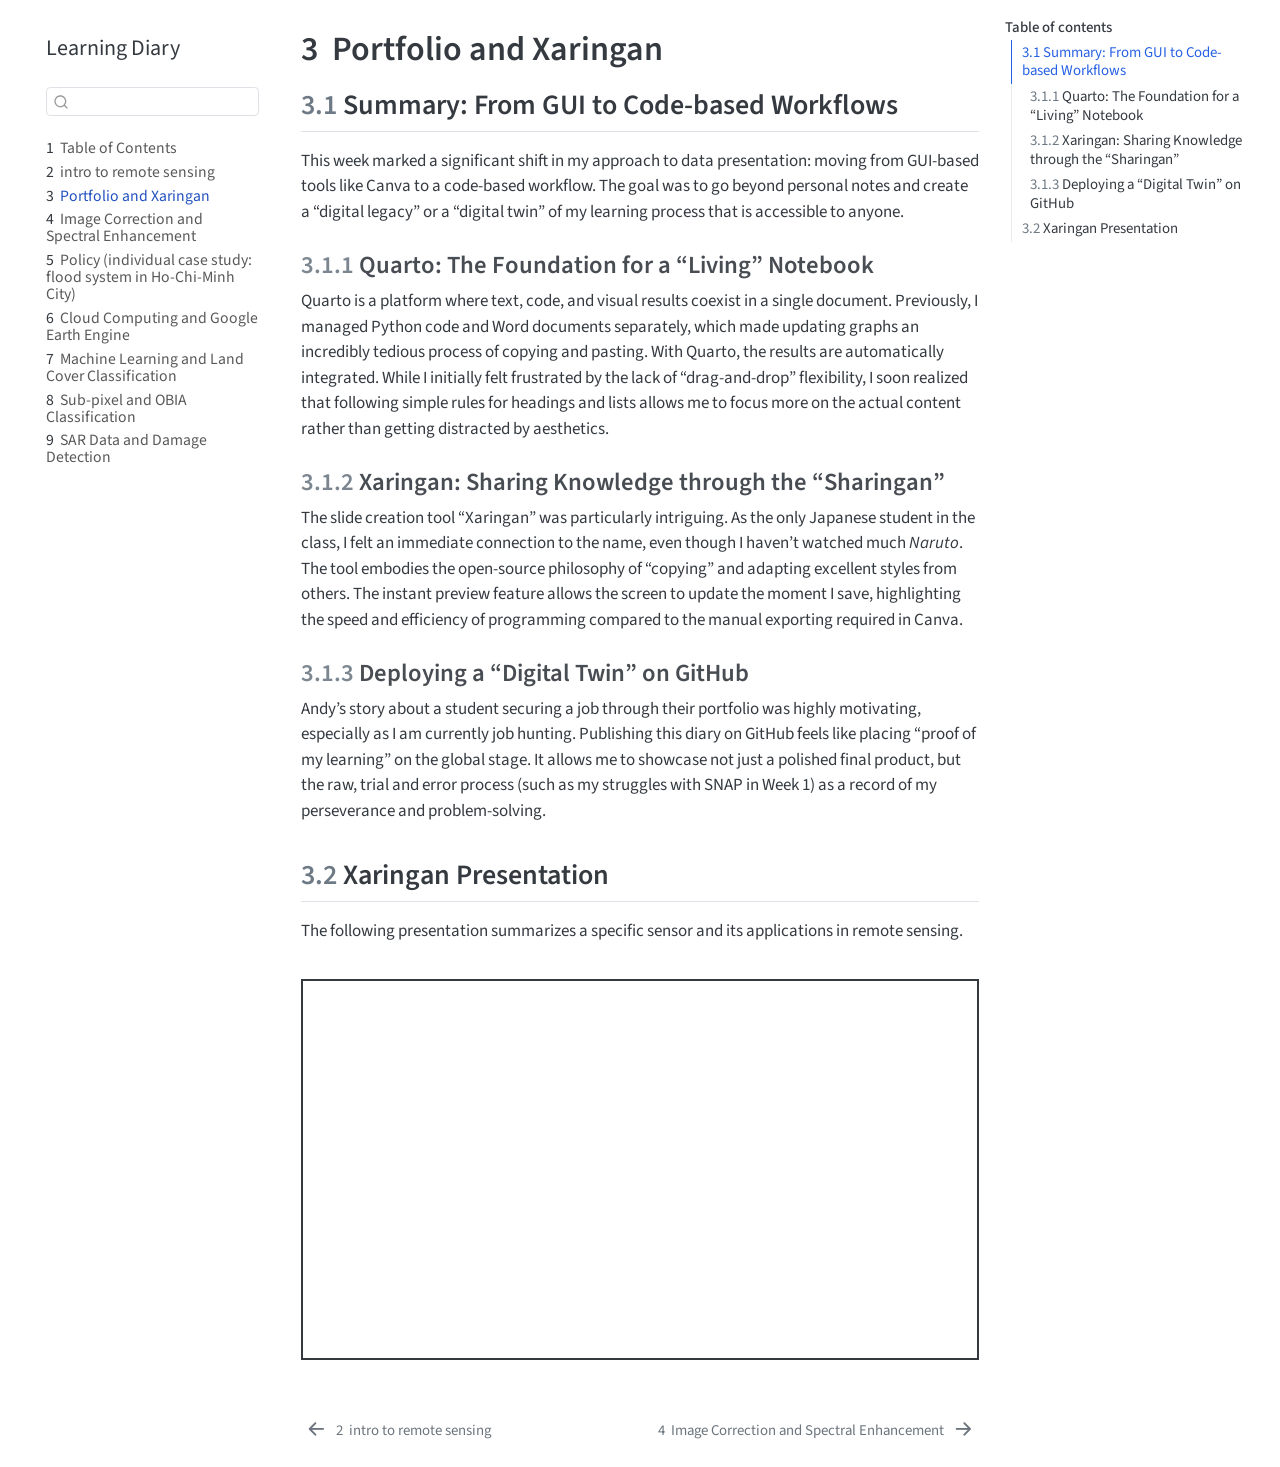
<file: docs/week2.html>
<!DOCTYPE html>
<html xmlns="http://www.w3.org/1999/xhtml" lang="en" xml:lang="en"><head>

<meta charset="utf-8">
<meta name="generator" content="quarto-1.8.27">

<meta name="viewport" content="width=device-width, initial-scale=1.0, user-scalable=yes">


<title>3&nbsp; Portfolio and Xaringan – Learning Diary</title>
<style>
code{white-space: pre-wrap;}
span.smallcaps{font-variant: small-caps;}
div.columns{display: flex; gap: min(4vw, 1.5em);}
div.column{flex: auto; overflow-x: auto;}
div.hanging-indent{margin-left: 1.5em; text-indent: -1.5em;}
ul.task-list{list-style: none;}
ul.task-list li input[type="checkbox"] {
  width: 0.8em;
  margin: 0 0.8em 0.2em -1em; /* quarto-specific, see https://github.com/quarto-dev/quarto-cli/issues/4556 */ 
  vertical-align: middle;
}
</style>


<script src="site_libs/quarto-nav/quarto-nav.js"></script>
<script src="site_libs/quarto-nav/headroom.min.js"></script>
<script src="site_libs/clipboard/clipboard.min.js"></script>
<script src="site_libs/quarto-search/autocomplete.umd.js"></script>
<script src="site_libs/quarto-search/fuse.min.js"></script>
<script src="site_libs/quarto-search/quarto-search.js"></script>
<meta name="quarto:offset" content="./">
<link href="./week3.html" rel="next">
<link href="./week1.html" rel="prev">
<script src="site_libs/quarto-html/quarto.js" type="module"></script>
<script src="site_libs/quarto-html/tabsets/tabsets.js" type="module"></script>
<script src="site_libs/quarto-html/axe/axe-check.js" type="module"></script>
<script src="site_libs/quarto-html/popper.min.js"></script>
<script src="site_libs/quarto-html/tippy.umd.min.js"></script>
<script src="site_libs/quarto-html/anchor.min.js"></script>
<link href="site_libs/quarto-html/tippy.css" rel="stylesheet">
<link href="site_libs/quarto-html/quarto-syntax-highlighting-ed96de9b727972fe78a7b5d16c58bf87.css" rel="stylesheet" id="quarto-text-highlighting-styles">
<script src="site_libs/bootstrap/bootstrap.min.js"></script>
<link href="site_libs/bootstrap/bootstrap-icons.css" rel="stylesheet">
<link href="site_libs/bootstrap/bootstrap-27c261d06b905028a18691de25d09dde.min.css" rel="stylesheet" append-hash="true" id="quarto-bootstrap" data-mode="light">
<script id="quarto-search-options" type="application/json">{
  "location": "sidebar",
  "copy-button": false,
  "collapse-after": 3,
  "panel-placement": "start",
  "type": "textbox",
  "limit": 50,
  "keyboard-shortcut": [
    "f",
    "/",
    "s"
  ],
  "show-item-context": false,
  "language": {
    "search-no-results-text": "No results",
    "search-matching-documents-text": "matching documents",
    "search-copy-link-title": "Copy link to search",
    "search-hide-matches-text": "Hide additional matches",
    "search-more-match-text": "more match in this document",
    "search-more-matches-text": "more matches in this document",
    "search-clear-button-title": "Clear",
    "search-text-placeholder": "",
    "search-detached-cancel-button-title": "Cancel",
    "search-submit-button-title": "Submit",
    "search-label": "Search"
  }
}</script>
<script src="site_libs/fitvids-2.1.1/fitvids.min.js"></script>


</head>

<body class="nav-sidebar floating quarto-light">

<div id="quarto-search-results"></div>
  <header id="quarto-header" class="headroom fixed-top">
  <nav class="quarto-secondary-nav">
    <div class="container-fluid d-flex">
      <button type="button" class="quarto-btn-toggle btn" data-bs-toggle="collapse" role="button" data-bs-target=".quarto-sidebar-collapse-item" aria-controls="quarto-sidebar" aria-expanded="false" aria-label="Toggle sidebar navigation" onclick="if (window.quartoToggleHeadroom) { window.quartoToggleHeadroom(); }">
        <i class="bi bi-layout-text-sidebar-reverse"></i>
      </button>
        <nav class="quarto-page-breadcrumbs" aria-label="breadcrumb"><ol class="breadcrumb"><li class="breadcrumb-item"><a href="./week2.html"><span class="chapter-number">3</span>&nbsp; <span class="chapter-title">Portfolio and Xaringan</span></a></li></ol></nav>
        <a class="flex-grow-1" role="navigation" data-bs-toggle="collapse" data-bs-target=".quarto-sidebar-collapse-item" aria-controls="quarto-sidebar" aria-expanded="false" aria-label="Toggle sidebar navigation" onclick="if (window.quartoToggleHeadroom) { window.quartoToggleHeadroom(); }">      
        </a>
      <button type="button" class="btn quarto-search-button" aria-label="Search" onclick="window.quartoOpenSearch();">
        <i class="bi bi-search"></i>
      </button>
    </div>
  </nav>
</header>
<!-- content -->
<div id="quarto-content" class="quarto-container page-columns page-rows-contents page-layout-article">
<!-- sidebar -->
  <nav id="quarto-sidebar" class="sidebar collapse collapse-horizontal quarto-sidebar-collapse-item sidebar-navigation floating overflow-auto">
    <div class="pt-lg-2 mt-2 text-left sidebar-header">
    <div class="sidebar-title mb-0 py-0">
      <a href="./">Learning Diary</a> 
    </div>
      </div>
        <div class="mt-2 flex-shrink-0 align-items-center">
        <div class="sidebar-search">
        <div id="quarto-search" class="" title="Search"></div>
        </div>
        </div>
    <div class="sidebar-menu-container"> 
    <ul class="list-unstyled mt-1">
        <li class="sidebar-item">
  <div class="sidebar-item-container"> 
  <a href="./index.html" class="sidebar-item-text sidebar-link">
 <span class="menu-text"><span class="chapter-number">1</span>&nbsp; <span class="chapter-title">Table of Contents</span></span></a>
  </div>
</li>
        <li class="sidebar-item">
  <div class="sidebar-item-container"> 
  <a href="./week1.html" class="sidebar-item-text sidebar-link">
 <span class="menu-text"><span class="chapter-number">2</span>&nbsp; <span class="chapter-title">intro to remote sensing</span></span></a>
  </div>
</li>
        <li class="sidebar-item">
  <div class="sidebar-item-container"> 
  <a href="./week2.html" class="sidebar-item-text sidebar-link active">
 <span class="menu-text"><span class="chapter-number">3</span>&nbsp; <span class="chapter-title">Portfolio and Xaringan</span></span></a>
  </div>
</li>
        <li class="sidebar-item">
  <div class="sidebar-item-container"> 
  <a href="./week3.html" class="sidebar-item-text sidebar-link">
 <span class="menu-text"><span class="chapter-number">4</span>&nbsp; <span class="chapter-title">Image Correction and Spectral Enhancement</span></span></a>
  </div>
</li>
        <li class="sidebar-item">
  <div class="sidebar-item-container"> 
  <a href="./week4.html" class="sidebar-item-text sidebar-link">
 <span class="menu-text"><span class="chapter-number">5</span>&nbsp; <span class="chapter-title">Policy (individual case study: flood system in Ho-Chi-Minh City)</span></span></a>
  </div>
</li>
        <li class="sidebar-item">
  <div class="sidebar-item-container"> 
  <a href="./week5.html" class="sidebar-item-text sidebar-link">
 <span class="menu-text"><span class="chapter-number">6</span>&nbsp; <span class="chapter-title">Cloud Computing and Google Earth Engine</span></span></a>
  </div>
</li>
        <li class="sidebar-item">
  <div class="sidebar-item-container"> 
  <a href="./week6.html" class="sidebar-item-text sidebar-link">
 <span class="menu-text"><span class="chapter-number">7</span>&nbsp; <span class="chapter-title">Machine Learning and Land Cover Classification</span></span></a>
  </div>
</li>
        <li class="sidebar-item">
  <div class="sidebar-item-container"> 
  <a href="./week7.html" class="sidebar-item-text sidebar-link">
 <span class="menu-text"><span class="chapter-number">8</span>&nbsp; <span class="chapter-title">Sub-pixel and OBIA Classification</span></span></a>
  </div>
</li>
        <li class="sidebar-item">
  <div class="sidebar-item-container"> 
  <a href="./week8.html" class="sidebar-item-text sidebar-link">
 <span class="menu-text"><span class="chapter-number">9</span>&nbsp; <span class="chapter-title">SAR Data and Damage Detection</span></span></a>
  </div>
</li>
    </ul>
    </div>
</nav>
<div id="quarto-sidebar-glass" class="quarto-sidebar-collapse-item" data-bs-toggle="collapse" data-bs-target=".quarto-sidebar-collapse-item"></div>
<!-- margin-sidebar -->
    <div id="quarto-margin-sidebar" class="sidebar margin-sidebar">
        <nav id="TOC" role="doc-toc" class="toc-active">
    <h2 id="toc-title">Table of contents</h2>
   
  <ul>
  <li><a href="#summary-from-gui-to-code-based-workflows" id="toc-summary-from-gui-to-code-based-workflows" class="nav-link active" data-scroll-target="#summary-from-gui-to-code-based-workflows"><span class="header-section-number">3.1</span> Summary: From GUI to Code-based Workflows</a>
  <ul class="collapse">
  <li><a href="#quarto-the-foundation-for-a-living-notebook" id="toc-quarto-the-foundation-for-a-living-notebook" class="nav-link" data-scroll-target="#quarto-the-foundation-for-a-living-notebook"><span class="header-section-number">3.1.1</span> Quarto: The Foundation for a “Living” Notebook</a></li>
  <li><a href="#xaringan-sharing-knowledge-through-the-sharingan" id="toc-xaringan-sharing-knowledge-through-the-sharingan" class="nav-link" data-scroll-target="#xaringan-sharing-knowledge-through-the-sharingan"><span class="header-section-number">3.1.2</span> Xaringan: Sharing Knowledge through the “Sharingan”</a></li>
  <li><a href="#deploying-a-digital-twin-on-github" id="toc-deploying-a-digital-twin-on-github" class="nav-link" data-scroll-target="#deploying-a-digital-twin-on-github"><span class="header-section-number">3.1.3</span> Deploying a “Digital Twin” on GitHub</a></li>
  </ul></li>
  <li><a href="#xaringan-presentation" id="toc-xaringan-presentation" class="nav-link" data-scroll-target="#xaringan-presentation"><span class="header-section-number">3.2</span> Xaringan Presentation</a></li>
  </ul>
</nav>
    </div>
<!-- main -->
<main class="content" id="quarto-document-content">

<header id="title-block-header" class="quarto-title-block default">
<div class="quarto-title">
<h1 class="title"><span class="chapter-number">3</span>&nbsp; <span class="chapter-title">Portfolio and Xaringan</span></h1>
</div>



<div class="quarto-title-meta">

    
  
    
  </div>
  


</header>


<section id="summary-from-gui-to-code-based-workflows" class="level2" data-number="3.1">
<h2 data-number="3.1" class="anchored" data-anchor-id="summary-from-gui-to-code-based-workflows"><span class="header-section-number">3.1</span> Summary: From GUI to Code-based Workflows</h2>
<p>This week marked a significant shift in my approach to data presentation: moving from GUI-based tools like Canva to a code-based workflow. The goal was to go beyond personal notes and create a “digital legacy” or a “digital twin” of my learning process that is accessible to anyone.</p>
<section id="quarto-the-foundation-for-a-living-notebook" class="level3" data-number="3.1.1">
<h3 data-number="3.1.1" class="anchored" data-anchor-id="quarto-the-foundation-for-a-living-notebook"><span class="header-section-number">3.1.1</span> Quarto: The Foundation for a “Living” Notebook</h3>
<p>Quarto is a platform where text, code, and visual results coexist in a single document. Previously, I managed Python code and Word documents separately, which made updating graphs an incredibly tedious process of copying and pasting. With Quarto, the results are automatically integrated. While I initially felt frustrated by the lack of “drag-and-drop” flexibility, I soon realized that following simple rules for headings and lists allows me to focus more on the actual content rather than getting distracted by aesthetics.</p>
</section>
<section id="xaringan-sharing-knowledge-through-the-sharingan" class="level3" data-number="3.1.2">
<h3 data-number="3.1.2" class="anchored" data-anchor-id="xaringan-sharing-knowledge-through-the-sharingan"><span class="header-section-number">3.1.2</span> Xaringan: Sharing Knowledge through the “Sharingan”</h3>
<p>The slide creation tool “Xaringan” was particularly intriguing. As the only Japanese student in the class, I felt an immediate connection to the name, even though I haven’t watched much <em>Naruto</em>. The tool embodies the open-source philosophy of “copying” and adapting excellent styles from others. The instant preview feature allows the screen to update the moment I save, highlighting the speed and efficiency of programming compared to the manual exporting required in Canva.</p>
</section>
<section id="deploying-a-digital-twin-on-github" class="level3" data-number="3.1.3">
<h3 data-number="3.1.3" class="anchored" data-anchor-id="deploying-a-digital-twin-on-github"><span class="header-section-number">3.1.3</span> Deploying a “Digital Twin” on GitHub</h3>
<p>Andy’s story about a student securing a job through their portfolio was highly motivating, especially as I am currently job hunting. Publishing this diary on GitHub feels like placing “proof of my learning” on the global stage. It allows me to showcase not just a polished final product, but the raw, trial and error process (such as my struggles with SNAP in Week 1) as a record of my perseverance and problem-solving.</p>
</section>
</section>
<section id="xaringan-presentation" class="level2" data-number="3.2">
<h2 data-number="3.2" class="anchored" data-anchor-id="xaringan-presentation"><span class="header-section-number">3.2</span> Xaringan Presentation</h2>
<p>The following presentation summarizes a specific sensor and its applications in remote sensing.</p>
<div class="cell">
<div class="cell-output-display">
<div class="shareagain" style="min-width:300px;margin:1em auto;" data-exeternal="1">
<iframe src="https://tsuyochan0082.github.io/CASA0023/Xaringan.html" width="1600" height="900" style="border:2px solid currentColor;" loading="lazy" allowfullscreen=""></iframe>
<script>fitvids('.shareagain', {players: 'iframe'});</script>
</div>
</div>
</div>


</section>

</main> <!-- /main -->
<script id="quarto-html-after-body" type="application/javascript">
  window.document.addEventListener("DOMContentLoaded", function (event) {
    const icon = "";
    const anchorJS = new window.AnchorJS();
    anchorJS.options = {
      placement: 'right',
      icon: icon
    };
    anchorJS.add('.anchored');
    const isCodeAnnotation = (el) => {
      for (const clz of el.classList) {
        if (clz.startsWith('code-annotation-')) {                     
          return true;
        }
      }
      return false;
    }
    const onCopySuccess = function(e) {
      // button target
      const button = e.trigger;
      // don't keep focus
      button.blur();
      // flash "checked"
      button.classList.add('code-copy-button-checked');
      var currentTitle = button.getAttribute("title");
      button.setAttribute("title", "Copied!");
      let tooltip;
      if (window.bootstrap) {
        button.setAttribute("data-bs-toggle", "tooltip");
        button.setAttribute("data-bs-placement", "left");
        button.setAttribute("data-bs-title", "Copied!");
        tooltip = new bootstrap.Tooltip(button, 
          { trigger: "manual", 
            customClass: "code-copy-button-tooltip",
            offset: [0, -8]});
        tooltip.show();    
      }
      setTimeout(function() {
        if (tooltip) {
          tooltip.hide();
          button.removeAttribute("data-bs-title");
          button.removeAttribute("data-bs-toggle");
          button.removeAttribute("data-bs-placement");
        }
        button.setAttribute("title", currentTitle);
        button.classList.remove('code-copy-button-checked');
      }, 1000);
      // clear code selection
      e.clearSelection();
    }
    const getTextToCopy = function(trigger) {
      const outerScaffold = trigger.parentElement.cloneNode(true);
      const codeEl = outerScaffold.querySelector('code');
      for (const childEl of codeEl.children) {
        if (isCodeAnnotation(childEl)) {
          childEl.remove();
        }
      }
      return codeEl.innerText;
    }
    const clipboard = new window.ClipboardJS('.code-copy-button:not([data-in-quarto-modal])', {
      text: getTextToCopy
    });
    clipboard.on('success', onCopySuccess);
    if (window.document.getElementById('quarto-embedded-source-code-modal')) {
      const clipboardModal = new window.ClipboardJS('.code-copy-button[data-in-quarto-modal]', {
        text: getTextToCopy,
        container: window.document.getElementById('quarto-embedded-source-code-modal')
      });
      clipboardModal.on('success', onCopySuccess);
    }
      var localhostRegex = new RegExp(/^(?:http|https):\/\/localhost\:?[0-9]*\//);
      var mailtoRegex = new RegExp(/^mailto:/);
        var filterRegex = new RegExp('/' + window.location.host + '/');
      var isInternal = (href) => {
          return filterRegex.test(href) || localhostRegex.test(href) || mailtoRegex.test(href);
      }
      // Inspect non-navigation links and adorn them if external
     var links = window.document.querySelectorAll('a[href]:not(.nav-link):not(.navbar-brand):not(.toc-action):not(.sidebar-link):not(.sidebar-item-toggle):not(.pagination-link):not(.no-external):not([aria-hidden]):not(.dropdown-item):not(.quarto-navigation-tool):not(.about-link)');
      for (var i=0; i<links.length; i++) {
        const link = links[i];
        if (!isInternal(link.href)) {
          // undo the damage that might have been done by quarto-nav.js in the case of
          // links that we want to consider external
          if (link.dataset.originalHref !== undefined) {
            link.href = link.dataset.originalHref;
          }
        }
      }
    function tippyHover(el, contentFn, onTriggerFn, onUntriggerFn) {
      const config = {
        allowHTML: true,
        maxWidth: 500,
        delay: 100,
        arrow: false,
        appendTo: function(el) {
            return el.parentElement;
        },
        interactive: true,
        interactiveBorder: 10,
        theme: 'quarto',
        placement: 'bottom-start',
      };
      if (contentFn) {
        config.content = contentFn;
      }
      if (onTriggerFn) {
        config.onTrigger = onTriggerFn;
      }
      if (onUntriggerFn) {
        config.onUntrigger = onUntriggerFn;
      }
      window.tippy(el, config); 
    }
    const noterefs = window.document.querySelectorAll('a[role="doc-noteref"]');
    for (var i=0; i<noterefs.length; i++) {
      const ref = noterefs[i];
      tippyHover(ref, function() {
        // use id or data attribute instead here
        let href = ref.getAttribute('data-footnote-href') || ref.getAttribute('href');
        try { href = new URL(href).hash; } catch {}
        const id = href.replace(/^#\/?/, "");
        const note = window.document.getElementById(id);
        if (note) {
          return note.innerHTML;
        } else {
          return "";
        }
      });
    }
    const xrefs = window.document.querySelectorAll('a.quarto-xref');
    const processXRef = (id, note) => {
      // Strip column container classes
      const stripColumnClz = (el) => {
        el.classList.remove("page-full", "page-columns");
        if (el.children) {
          for (const child of el.children) {
            stripColumnClz(child);
          }
        }
      }
      stripColumnClz(note)
      if (id === null || id.startsWith('sec-')) {
        // Special case sections, only their first couple elements
        const container = document.createElement("div");
        if (note.children && note.children.length > 2) {
          container.appendChild(note.children[0].cloneNode(true));
          for (let i = 1; i < note.children.length; i++) {
            const child = note.children[i];
            if (child.tagName === "P" && child.innerText === "") {
              continue;
            } else {
              container.appendChild(child.cloneNode(true));
              break;
            }
          }
          if (window.Quarto?.typesetMath) {
            window.Quarto.typesetMath(container);
          }
          return container.innerHTML
        } else {
          if (window.Quarto?.typesetMath) {
            window.Quarto.typesetMath(note);
          }
          return note.innerHTML;
        }
      } else {
        // Remove any anchor links if they are present
        const anchorLink = note.querySelector('a.anchorjs-link');
        if (anchorLink) {
          anchorLink.remove();
        }
        if (window.Quarto?.typesetMath) {
          window.Quarto.typesetMath(note);
        }
        if (note.classList.contains("callout")) {
          return note.outerHTML;
        } else {
          return note.innerHTML;
        }
      }
    }
    for (var i=0; i<xrefs.length; i++) {
      const xref = xrefs[i];
      tippyHover(xref, undefined, function(instance) {
        instance.disable();
        let url = xref.getAttribute('href');
        let hash = undefined; 
        if (url.startsWith('#')) {
          hash = url;
        } else {
          try { hash = new URL(url).hash; } catch {}
        }
        if (hash) {
          const id = hash.replace(/^#\/?/, "");
          const note = window.document.getElementById(id);
          if (note !== null) {
            try {
              const html = processXRef(id, note.cloneNode(true));
              instance.setContent(html);
            } finally {
              instance.enable();
              instance.show();
            }
          } else {
            // See if we can fetch this
            fetch(url.split('#')[0])
            .then(res => res.text())
            .then(html => {
              const parser = new DOMParser();
              const htmlDoc = parser.parseFromString(html, "text/html");
              const note = htmlDoc.getElementById(id);
              if (note !== null) {
                const html = processXRef(id, note);
                instance.setContent(html);
              } 
            }).finally(() => {
              instance.enable();
              instance.show();
            });
          }
        } else {
          // See if we can fetch a full url (with no hash to target)
          // This is a special case and we should probably do some content thinning / targeting
          fetch(url)
          .then(res => res.text())
          .then(html => {
            const parser = new DOMParser();
            const htmlDoc = parser.parseFromString(html, "text/html");
            const note = htmlDoc.querySelector('main.content');
            if (note !== null) {
              // This should only happen for chapter cross references
              // (since there is no id in the URL)
              // remove the first header
              if (note.children.length > 0 && note.children[0].tagName === "HEADER") {
                note.children[0].remove();
              }
              const html = processXRef(null, note);
              instance.setContent(html);
            } 
          }).finally(() => {
            instance.enable();
            instance.show();
          });
        }
      }, function(instance) {
      });
    }
        let selectedAnnoteEl;
        const selectorForAnnotation = ( cell, annotation) => {
          let cellAttr = 'data-code-cell="' + cell + '"';
          let lineAttr = 'data-code-annotation="' +  annotation + '"';
          const selector = 'span[' + cellAttr + '][' + lineAttr + ']';
          return selector;
        }
        const selectCodeLines = (annoteEl) => {
          const doc = window.document;
          const targetCell = annoteEl.getAttribute("data-target-cell");
          const targetAnnotation = annoteEl.getAttribute("data-target-annotation");
          const annoteSpan = window.document.querySelector(selectorForAnnotation(targetCell, targetAnnotation));
          const lines = annoteSpan.getAttribute("data-code-lines").split(",");
          const lineIds = lines.map((line) => {
            return targetCell + "-" + line;
          })
          let top = null;
          let height = null;
          let parent = null;
          if (lineIds.length > 0) {
              //compute the position of the single el (top and bottom and make a div)
              const el = window.document.getElementById(lineIds[0]);
              top = el.offsetTop;
              height = el.offsetHeight;
              parent = el.parentElement.parentElement;
            if (lineIds.length > 1) {
              const lastEl = window.document.getElementById(lineIds[lineIds.length - 1]);
              const bottom = lastEl.offsetTop + lastEl.offsetHeight;
              height = bottom - top;
            }
            if (top !== null && height !== null && parent !== null) {
              // cook up a div (if necessary) and position it 
              let div = window.document.getElementById("code-annotation-line-highlight");
              if (div === null) {
                div = window.document.createElement("div");
                div.setAttribute("id", "code-annotation-line-highlight");
                div.style.position = 'absolute';
                parent.appendChild(div);
              }
              div.style.top = top - 2 + "px";
              div.style.height = height + 4 + "px";
              div.style.left = 0;
              let gutterDiv = window.document.getElementById("code-annotation-line-highlight-gutter");
              if (gutterDiv === null) {
                gutterDiv = window.document.createElement("div");
                gutterDiv.setAttribute("id", "code-annotation-line-highlight-gutter");
                gutterDiv.style.position = 'absolute';
                const codeCell = window.document.getElementById(targetCell);
                const gutter = codeCell.querySelector('.code-annotation-gutter');
                gutter.appendChild(gutterDiv);
              }
              gutterDiv.style.top = top - 2 + "px";
              gutterDiv.style.height = height + 4 + "px";
            }
            selectedAnnoteEl = annoteEl;
          }
        };
        const unselectCodeLines = () => {
          const elementsIds = ["code-annotation-line-highlight", "code-annotation-line-highlight-gutter"];
          elementsIds.forEach((elId) => {
            const div = window.document.getElementById(elId);
            if (div) {
              div.remove();
            }
          });
          selectedAnnoteEl = undefined;
        };
          // Handle positioning of the toggle
      window.addEventListener(
        "resize",
        throttle(() => {
          elRect = undefined;
          if (selectedAnnoteEl) {
            selectCodeLines(selectedAnnoteEl);
          }
        }, 10)
      );
      function throttle(fn, ms) {
      let throttle = false;
      let timer;
        return (...args) => {
          if(!throttle) { // first call gets through
              fn.apply(this, args);
              throttle = true;
          } else { // all the others get throttled
              if(timer) clearTimeout(timer); // cancel #2
              timer = setTimeout(() => {
                fn.apply(this, args);
                timer = throttle = false;
              }, ms);
          }
        };
      }
        // Attach click handler to the DT
        const annoteDls = window.document.querySelectorAll('dt[data-target-cell]');
        for (const annoteDlNode of annoteDls) {
          annoteDlNode.addEventListener('click', (event) => {
            const clickedEl = event.target;
            if (clickedEl !== selectedAnnoteEl) {
              unselectCodeLines();
              const activeEl = window.document.querySelector('dt[data-target-cell].code-annotation-active');
              if (activeEl) {
                activeEl.classList.remove('code-annotation-active');
              }
              selectCodeLines(clickedEl);
              clickedEl.classList.add('code-annotation-active');
            } else {
              // Unselect the line
              unselectCodeLines();
              clickedEl.classList.remove('code-annotation-active');
            }
          });
        }
    const findCites = (el) => {
      const parentEl = el.parentElement;
      if (parentEl) {
        const cites = parentEl.dataset.cites;
        if (cites) {
          return {
            el,
            cites: cites.split(' ')
          };
        } else {
          return findCites(el.parentElement)
        }
      } else {
        return undefined;
      }
    };
    var bibliorefs = window.document.querySelectorAll('a[role="doc-biblioref"]');
    for (var i=0; i<bibliorefs.length; i++) {
      const ref = bibliorefs[i];
      const citeInfo = findCites(ref);
      if (citeInfo) {
        tippyHover(citeInfo.el, function() {
          var popup = window.document.createElement('div');
          citeInfo.cites.forEach(function(cite) {
            var citeDiv = window.document.createElement('div');
            citeDiv.classList.add('hanging-indent');
            citeDiv.classList.add('csl-entry');
            var biblioDiv = window.document.getElementById('ref-' + cite);
            if (biblioDiv) {
              citeDiv.innerHTML = biblioDiv.innerHTML;
            }
            popup.appendChild(citeDiv);
          });
          return popup.innerHTML;
        });
      }
    }
  });
  </script>
<nav class="page-navigation">
  <div class="nav-page nav-page-previous">
      <a href="./week1.html" class="pagination-link" aria-label="intro to remote sensing">
        <i class="bi bi-arrow-left-short"></i> <span class="nav-page-text"><span class="chapter-number">2</span>&nbsp; <span class="chapter-title">intro to remote sensing</span></span>
      </a>          
  </div>
  <div class="nav-page nav-page-next">
      <a href="./week3.html" class="pagination-link" aria-label="Image Correction and Spectral Enhancement">
        <span class="nav-page-text"><span class="chapter-number">4</span>&nbsp; <span class="chapter-title">Image Correction and Spectral Enhancement</span></span> <i class="bi bi-arrow-right-short"></i>
      </a>
  </div>
</nav>
</div> <!-- /content -->




</body></html>
</file>
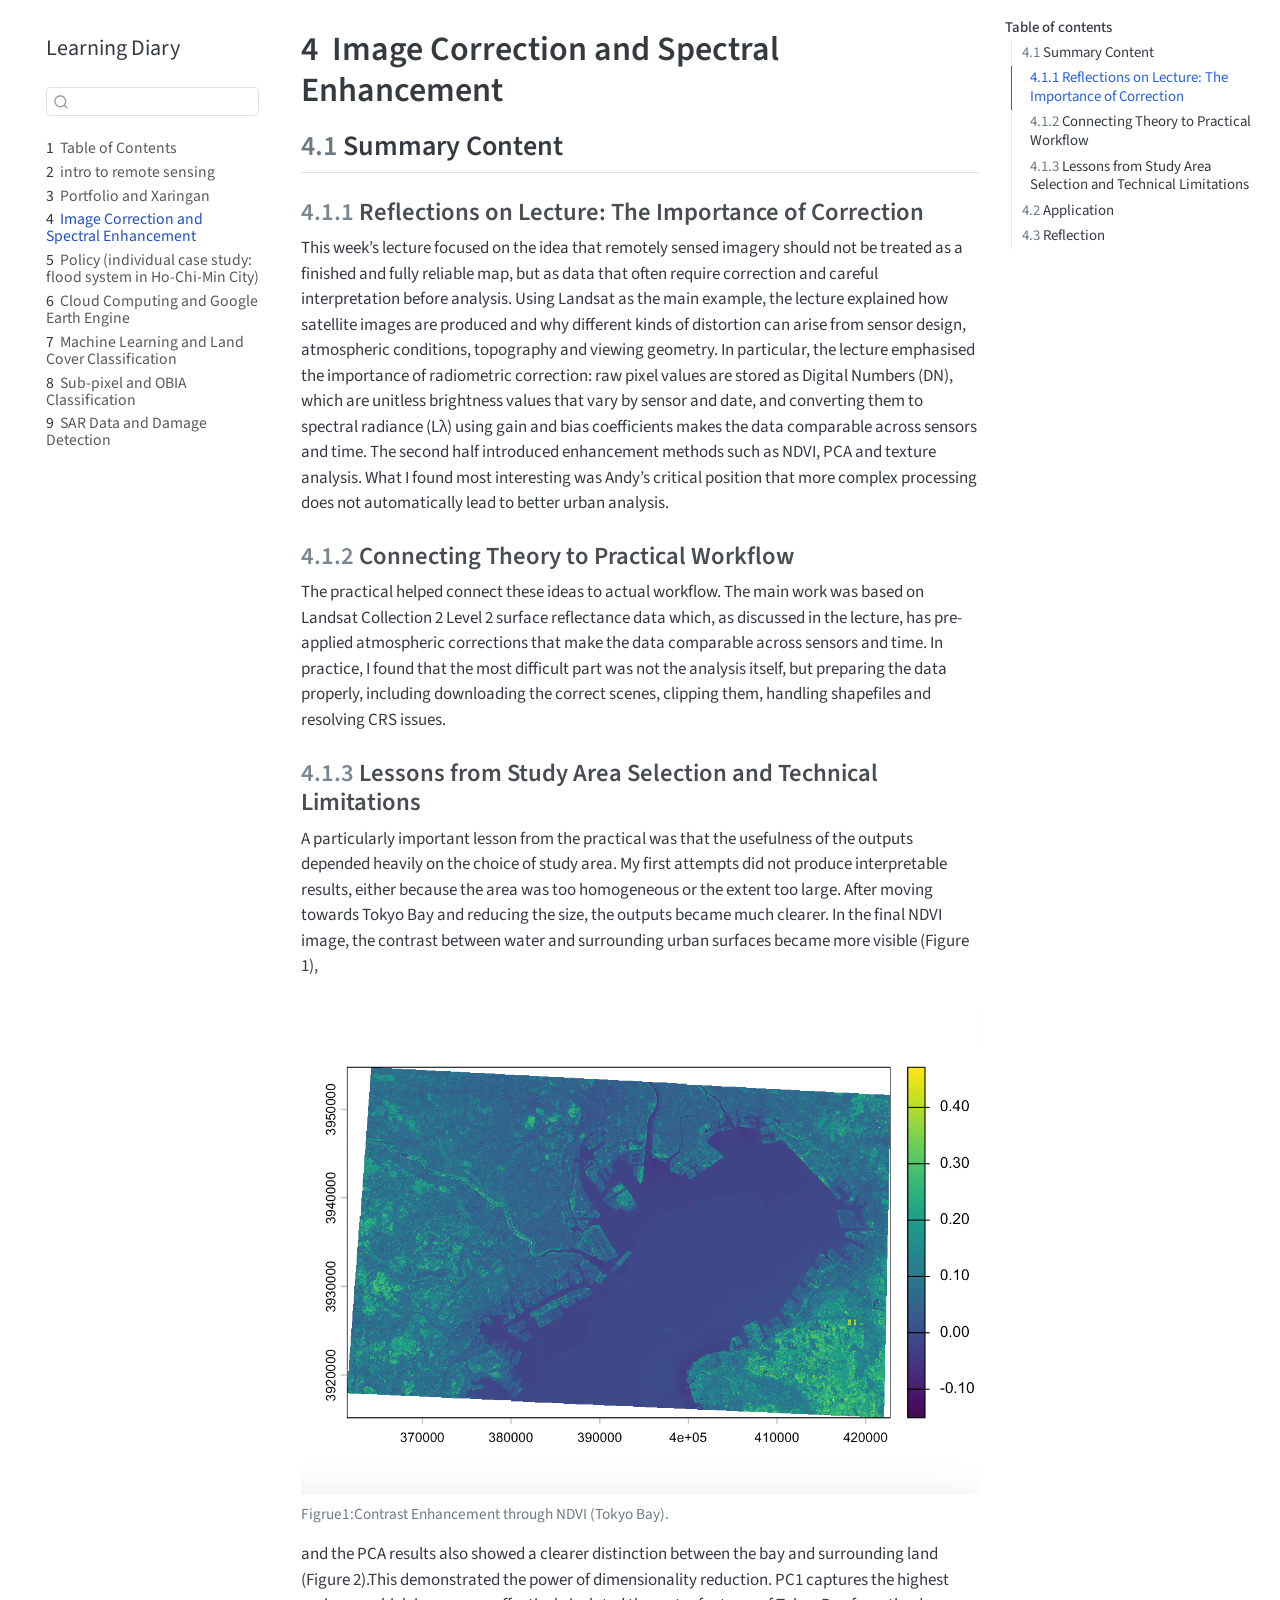
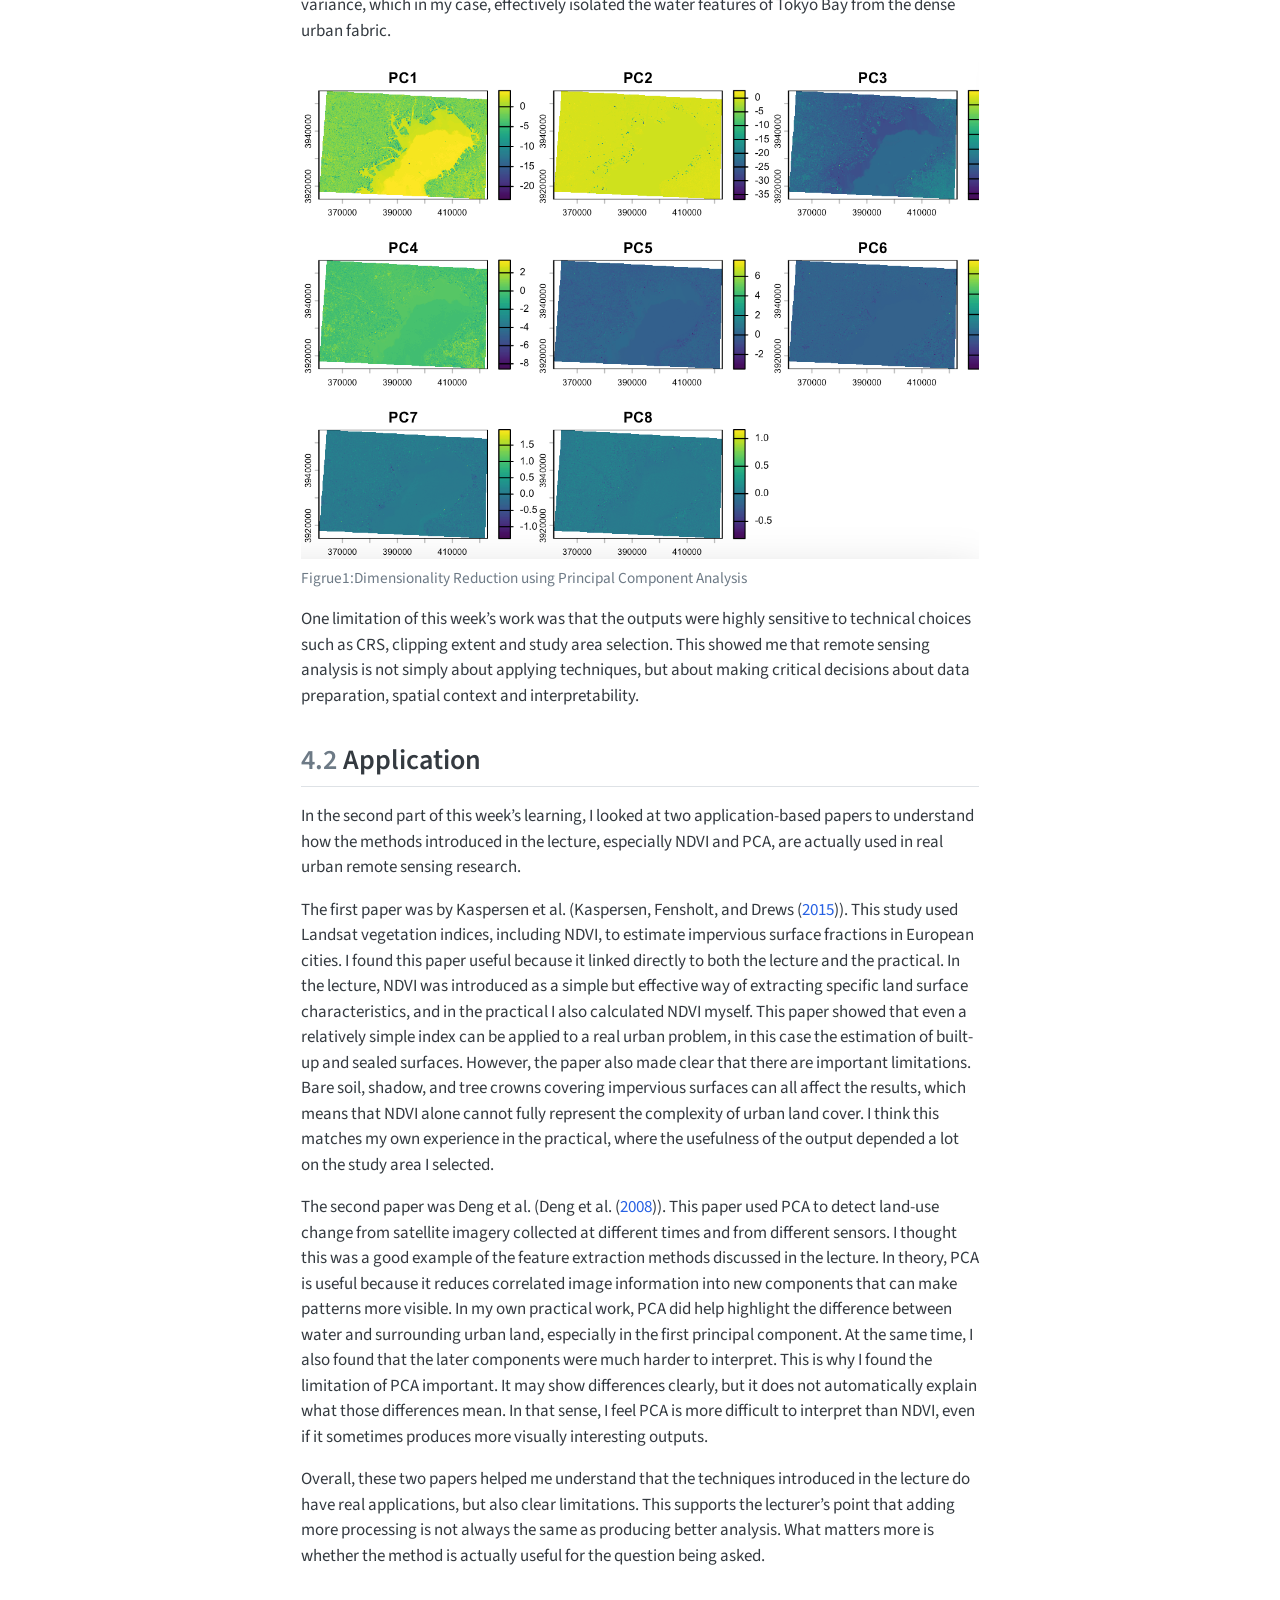
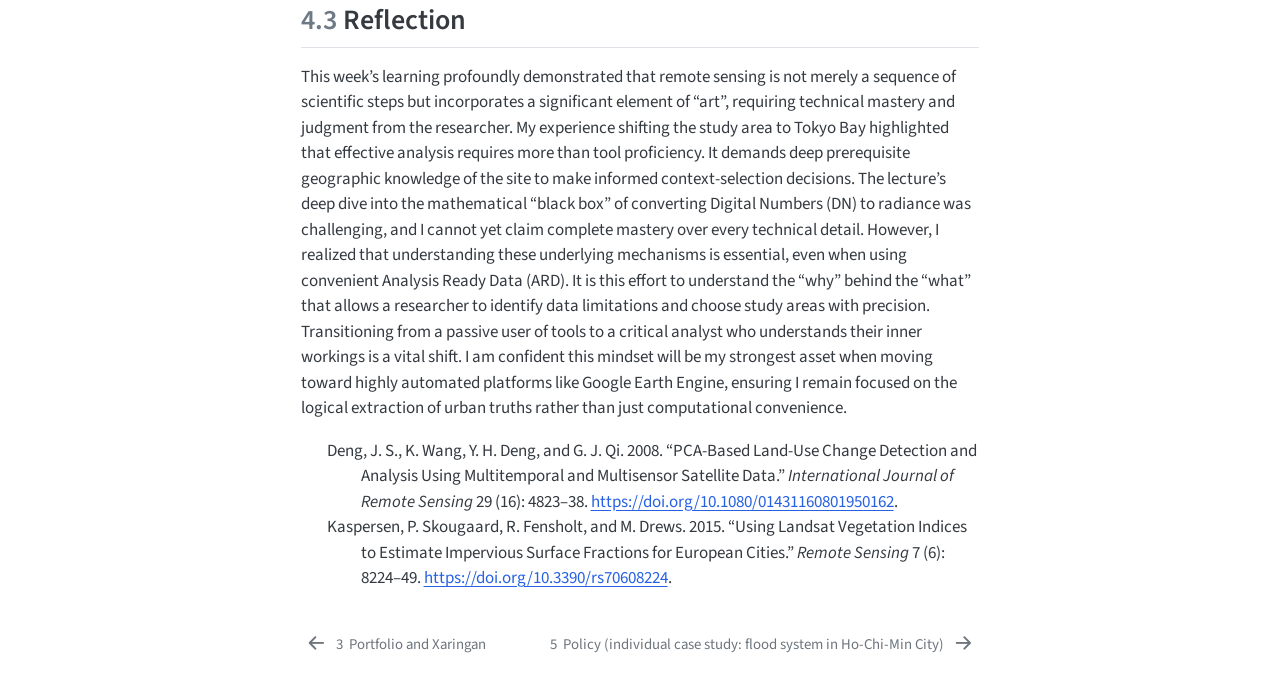
<file: docs/week3.html>
<!DOCTYPE html>
<html xmlns="http://www.w3.org/1999/xhtml" lang="en" xml:lang="en"><head>

<meta charset="utf-8">
<meta name="generator" content="quarto-1.8.27">

<meta name="viewport" content="width=device-width, initial-scale=1.0, user-scalable=yes">


<title>4&nbsp; Image Correction and Spectral Enhancement – Learning Diary</title>
<style>
code{white-space: pre-wrap;}
span.smallcaps{font-variant: small-caps;}
div.columns{display: flex; gap: min(4vw, 1.5em);}
div.column{flex: auto; overflow-x: auto;}
div.hanging-indent{margin-left: 1.5em; text-indent: -1.5em;}
ul.task-list{list-style: none;}
ul.task-list li input[type="checkbox"] {
  width: 0.8em;
  margin: 0 0.8em 0.2em -1em; /* quarto-specific, see https://github.com/quarto-dev/quarto-cli/issues/4556 */ 
  vertical-align: middle;
}
/* CSS for citations */
div.csl-bib-body { }
div.csl-entry {
  clear: both;
  margin-bottom: 0em;
}
.hanging-indent div.csl-entry {
  margin-left:2em;
  text-indent:-2em;
}
div.csl-left-margin {
  min-width:2em;
  float:left;
}
div.csl-right-inline {
  margin-left:2em;
  padding-left:1em;
}
div.csl-indent {
  margin-left: 2em;
}</style>


<script src="site_libs/quarto-nav/quarto-nav.js"></script>
<script src="site_libs/quarto-nav/headroom.min.js"></script>
<script src="site_libs/clipboard/clipboard.min.js"></script>
<script src="site_libs/quarto-search/autocomplete.umd.js"></script>
<script src="site_libs/quarto-search/fuse.min.js"></script>
<script src="site_libs/quarto-search/quarto-search.js"></script>
<meta name="quarto:offset" content="./">
<link href="./week4.html" rel="next">
<link href="./week2.html" rel="prev">
<script src="site_libs/quarto-html/quarto.js" type="module"></script>
<script src="site_libs/quarto-html/tabsets/tabsets.js" type="module"></script>
<script src="site_libs/quarto-html/axe/axe-check.js" type="module"></script>
<script src="site_libs/quarto-html/popper.min.js"></script>
<script src="site_libs/quarto-html/tippy.umd.min.js"></script>
<script src="site_libs/quarto-html/anchor.min.js"></script>
<link href="site_libs/quarto-html/tippy.css" rel="stylesheet">
<link href="site_libs/quarto-html/quarto-syntax-highlighting-ed96de9b727972fe78a7b5d16c58bf87.css" rel="stylesheet" id="quarto-text-highlighting-styles">
<script src="site_libs/bootstrap/bootstrap.min.js"></script>
<link href="site_libs/bootstrap/bootstrap-icons.css" rel="stylesheet">
<link href="site_libs/bootstrap/bootstrap-27c261d06b905028a18691de25d09dde.min.css" rel="stylesheet" append-hash="true" id="quarto-bootstrap" data-mode="light">
<script id="quarto-search-options" type="application/json">{
  "location": "sidebar",
  "copy-button": false,
  "collapse-after": 3,
  "panel-placement": "start",
  "type": "textbox",
  "limit": 50,
  "keyboard-shortcut": [
    "f",
    "/",
    "s"
  ],
  "show-item-context": false,
  "language": {
    "search-no-results-text": "No results",
    "search-matching-documents-text": "matching documents",
    "search-copy-link-title": "Copy link to search",
    "search-hide-matches-text": "Hide additional matches",
    "search-more-match-text": "more match in this document",
    "search-more-matches-text": "more matches in this document",
    "search-clear-button-title": "Clear",
    "search-text-placeholder": "",
    "search-detached-cancel-button-title": "Cancel",
    "search-submit-button-title": "Submit",
    "search-label": "Search"
  }
}</script>


</head>

<body class="nav-sidebar floating quarto-light">

<div id="quarto-search-results"></div>
  <header id="quarto-header" class="headroom fixed-top">
  <nav class="quarto-secondary-nav">
    <div class="container-fluid d-flex">
      <button type="button" class="quarto-btn-toggle btn" data-bs-toggle="collapse" role="button" data-bs-target=".quarto-sidebar-collapse-item" aria-controls="quarto-sidebar" aria-expanded="false" aria-label="Toggle sidebar navigation" onclick="if (window.quartoToggleHeadroom) { window.quartoToggleHeadroom(); }">
        <i class="bi bi-layout-text-sidebar-reverse"></i>
      </button>
        <nav class="quarto-page-breadcrumbs" aria-label="breadcrumb"><ol class="breadcrumb"><li class="breadcrumb-item"><a href="./week3.html"><span class="chapter-number">4</span>&nbsp; <span class="chapter-title">Image Correction and Spectral Enhancement</span></a></li></ol></nav>
        <a class="flex-grow-1" role="navigation" data-bs-toggle="collapse" data-bs-target=".quarto-sidebar-collapse-item" aria-controls="quarto-sidebar" aria-expanded="false" aria-label="Toggle sidebar navigation" onclick="if (window.quartoToggleHeadroom) { window.quartoToggleHeadroom(); }">      
        </a>
      <button type="button" class="btn quarto-search-button" aria-label="Search" onclick="window.quartoOpenSearch();">
        <i class="bi bi-search"></i>
      </button>
    </div>
  </nav>
</header>
<!-- content -->
<div id="quarto-content" class="quarto-container page-columns page-rows-contents page-layout-article">
<!-- sidebar -->
  <nav id="quarto-sidebar" class="sidebar collapse collapse-horizontal quarto-sidebar-collapse-item sidebar-navigation floating overflow-auto">
    <div class="pt-lg-2 mt-2 text-left sidebar-header">
    <div class="sidebar-title mb-0 py-0">
      <a href="./">Learning Diary</a> 
    </div>
      </div>
        <div class="mt-2 flex-shrink-0 align-items-center">
        <div class="sidebar-search">
        <div id="quarto-search" class="" title="Search"></div>
        </div>
        </div>
    <div class="sidebar-menu-container"> 
    <ul class="list-unstyled mt-1">
        <li class="sidebar-item">
  <div class="sidebar-item-container"> 
  <a href="./index.html" class="sidebar-item-text sidebar-link">
 <span class="menu-text"><span class="chapter-number">1</span>&nbsp; <span class="chapter-title">Table of Contents</span></span></a>
  </div>
</li>
        <li class="sidebar-item">
  <div class="sidebar-item-container"> 
  <a href="./week1.html" class="sidebar-item-text sidebar-link">
 <span class="menu-text"><span class="chapter-number">2</span>&nbsp; <span class="chapter-title">intro to remote sensing</span></span></a>
  </div>
</li>
        <li class="sidebar-item">
  <div class="sidebar-item-container"> 
  <a href="./week2.html" class="sidebar-item-text sidebar-link">
 <span class="menu-text"><span class="chapter-number">3</span>&nbsp; <span class="chapter-title">Portfolio and Xaringan</span></span></a>
  </div>
</li>
        <li class="sidebar-item">
  <div class="sidebar-item-container"> 
  <a href="./week3.html" class="sidebar-item-text sidebar-link active">
 <span class="menu-text"><span class="chapter-number">4</span>&nbsp; <span class="chapter-title">Image Correction and Spectral Enhancement</span></span></a>
  </div>
</li>
        <li class="sidebar-item">
  <div class="sidebar-item-container"> 
  <a href="./week4.html" class="sidebar-item-text sidebar-link">
 <span class="menu-text"><span class="chapter-number">5</span>&nbsp; <span class="chapter-title">Policy (individual case study: flood system in Ho-Chi-Min City)</span></span></a>
  </div>
</li>
        <li class="sidebar-item">
  <div class="sidebar-item-container"> 
  <a href="./week5.html" class="sidebar-item-text sidebar-link">
 <span class="menu-text"><span class="chapter-number">6</span>&nbsp; <span class="chapter-title">Cloud Computing and Google Earth Engine</span></span></a>
  </div>
</li>
        <li class="sidebar-item">
  <div class="sidebar-item-container"> 
  <a href="./week6.html" class="sidebar-item-text sidebar-link">
 <span class="menu-text"><span class="chapter-number">7</span>&nbsp; <span class="chapter-title">Machine Learning and Land Cover Classification</span></span></a>
  </div>
</li>
        <li class="sidebar-item">
  <div class="sidebar-item-container"> 
  <a href="./week7.html" class="sidebar-item-text sidebar-link">
 <span class="menu-text"><span class="chapter-number">8</span>&nbsp; <span class="chapter-title">Sub-pixel and OBIA Classification</span></span></a>
  </div>
</li>
        <li class="sidebar-item">
  <div class="sidebar-item-container"> 
  <a href="./week8.html" class="sidebar-item-text sidebar-link">
 <span class="menu-text"><span class="chapter-number">9</span>&nbsp; <span class="chapter-title">SAR Data and Damage Detection</span></span></a>
  </div>
</li>
    </ul>
    </div>
</nav>
<div id="quarto-sidebar-glass" class="quarto-sidebar-collapse-item" data-bs-toggle="collapse" data-bs-target=".quarto-sidebar-collapse-item"></div>
<!-- margin-sidebar -->
    <div id="quarto-margin-sidebar" class="sidebar margin-sidebar">
        <nav id="TOC" role="doc-toc" class="toc-active">
    <h2 id="toc-title">Table of contents</h2>
   
  <ul>
  <li><a href="#summary-content" id="toc-summary-content" class="nav-link active" data-scroll-target="#summary-content"><span class="header-section-number">4.1</span> Summary Content</a>
  <ul class="collapse">
  <li><a href="#reflections-on-lecture-the-importance-of-correction" id="toc-reflections-on-lecture-the-importance-of-correction" class="nav-link" data-scroll-target="#reflections-on-lecture-the-importance-of-correction"><span class="header-section-number">4.1.1</span> Reflections on Lecture: The Importance of Correction</a></li>
  <li><a href="#connecting-theory-to-practical-workflow" id="toc-connecting-theory-to-practical-workflow" class="nav-link" data-scroll-target="#connecting-theory-to-practical-workflow"><span class="header-section-number">4.1.2</span> Connecting Theory to Practical Workflow</a></li>
  <li><a href="#lessons-from-study-area-selection-and-technical-limitations" id="toc-lessons-from-study-area-selection-and-technical-limitations" class="nav-link" data-scroll-target="#lessons-from-study-area-selection-and-technical-limitations"><span class="header-section-number">4.1.3</span> Lessons from Study Area Selection and Technical Limitations</a></li>
  </ul></li>
  <li><a href="#application" id="toc-application" class="nav-link" data-scroll-target="#application"><span class="header-section-number">4.2</span> Application</a></li>
  <li><a href="#reflection" id="toc-reflection" class="nav-link" data-scroll-target="#reflection"><span class="header-section-number">4.3</span> Reflection</a></li>
  </ul>
</nav>
    </div>
<!-- main -->
<main class="content" id="quarto-document-content">

<header id="title-block-header" class="quarto-title-block default">
<div class="quarto-title">
<h1 class="title"><span class="chapter-number">4</span>&nbsp; <span class="chapter-title">Image Correction and Spectral Enhancement</span></h1>
</div>



<div class="quarto-title-meta">

    
  
    
  </div>
  


</header>


<section id="summary-content" class="level2" data-number="4.1">
<h2 data-number="4.1" class="anchored" data-anchor-id="summary-content"><span class="header-section-number">4.1</span> Summary Content</h2>
<section id="reflections-on-lecture-the-importance-of-correction" class="level3" data-number="4.1.1">
<h3 data-number="4.1.1" class="anchored" data-anchor-id="reflections-on-lecture-the-importance-of-correction"><span class="header-section-number">4.1.1</span> Reflections on Lecture: The Importance of Correction</h3>
<p>This week’s lecture focused on the idea that remotely sensed imagery should not be treated as a finished and fully reliable map, but as data that often require correction and careful interpretation before analysis. Using Landsat as the main example, the lecture explained how satellite images are produced and why different kinds of distortion can arise from sensor design, atmospheric conditions, topography and viewing geometry. In particular, the lecture emphasised the importance of radiometric correction: raw pixel values are stored as Digital Numbers (DN), which are unitless brightness values that vary by sensor and date, and converting them to spectral radiance (Lλ) using gain and bias coefficients makes the data comparable across sensors and time. The second half introduced enhancement methods such as NDVI, PCA and texture analysis. What I found most interesting was Andy’s critical position that more complex processing does not automatically lead to better urban analysis.</p>
</section>
<section id="connecting-theory-to-practical-workflow" class="level3" data-number="4.1.2">
<h3 data-number="4.1.2" class="anchored" data-anchor-id="connecting-theory-to-practical-workflow"><span class="header-section-number">4.1.2</span> Connecting Theory to Practical Workflow</h3>
<p>The practical helped connect these ideas to actual workflow. The main work was based on Landsat Collection 2 Level 2 surface reflectance data which, as discussed in the lecture, has pre-applied atmospheric corrections that make the data comparable across sensors and time. In practice, I found that the most difficult part was not the analysis itself, but preparing the data properly, including downloading the correct scenes, clipping them, handling shapefiles and resolving CRS issues.</p>
</section>
<section id="lessons-from-study-area-selection-and-technical-limitations" class="level3" data-number="4.1.3">
<h3 data-number="4.1.3" class="anchored" data-anchor-id="lessons-from-study-area-selection-and-technical-limitations"><span class="header-section-number">4.1.3</span> Lessons from Study Area Selection and Technical Limitations</h3>
<p>A particularly important lesson from the practical was that the usefulness of the outputs depended heavily on the choice of study area. My first attempts did not produce interpretable results, either because the area was too homogeneous or the extent too large. After moving towards Tokyo Bay and reducing the size, the outputs became much clearer. In the final NDVI image, the contrast between water and surrounding urban surfaces became more visible (Figure 1),</p>
<div class="quarto-figure quarto-figure-center">
<figure class="figure">
<p><img src="img/week3_img1.png" class="img-fluid figure-img"></p>
<figcaption>Figrue1:Contrast Enhancement through NDVI (Tokyo Bay).</figcaption>
</figure>
</div>
<p>and the PCA results also showed a clearer distinction between the bay and surrounding land (Figure 2).This demonstrated the power of dimensionality reduction. PC1 captures the highest variance, which in my case, effectively isolated the water features of Tokyo Bay from the dense urban fabric.</p>
<div class="quarto-figure quarto-figure-center">
<figure class="figure">
<p><img src="img/week3_img2.png" class="img-fluid figure-img"></p>
<figcaption>Figrue1:Dimensionality Reduction using Principal Component Analysis</figcaption>
</figure>
</div>
<p>One limitation of this week’s work was that the outputs were highly sensitive to technical choices such as CRS, clipping extent and study area selection. This showed me that remote sensing analysis is not simply about applying techniques, but about making critical decisions about data preparation, spatial context and interpretability.</p>
</section>
</section>
<section id="application" class="level2" data-number="4.2">
<h2 data-number="4.2" class="anchored" data-anchor-id="application"><span class="header-section-number">4.2</span> Application</h2>
<p>In the second part of this week’s learning, I looked at two application-based papers to understand how the methods introduced in the lecture, especially NDVI and PCA, are actually used in real urban remote sensing research.</p>
<p>The first paper was by Kaspersen et al.&nbsp;(<span class="citation" data-cites="kaspersen2015">Kaspersen, Fensholt, and Drews (<a href="#ref-kaspersen2015" role="doc-biblioref">2015</a>)</span>). This study used Landsat vegetation indices, including NDVI, to estimate impervious surface fractions in European cities. I found this paper useful because it linked directly to both the lecture and the practical. In the lecture, NDVI was introduced as a simple but effective way of extracting specific land surface characteristics, and in the practical I also calculated NDVI myself. This paper showed that even a relatively simple index can be applied to a real urban problem, in this case the estimation of built-up and sealed surfaces. However, the paper also made clear that there are important limitations. Bare soil, shadow, and tree crowns covering impervious surfaces can all affect the results, which means that NDVI alone cannot fully represent the complexity of urban land cover. I think this matches my own experience in the practical, where the usefulness of the output depended a lot on the study area I selected.</p>
<p>The second paper was Deng et al.&nbsp;(<span class="citation" data-cites="deng2008">Deng et al. (<a href="#ref-deng2008" role="doc-biblioref">2008</a>)</span>). This paper used PCA to detect land-use change from satellite imagery collected at different times and from different sensors. I thought this was a good example of the feature extraction methods discussed in the lecture. In theory, PCA is useful because it reduces correlated image information into new components that can make patterns more visible. In my own practical work, PCA did help highlight the difference between water and surrounding urban land, especially in the first principal component. At the same time, I also found that the later components were much harder to interpret. This is why I found the limitation of PCA important. It may show differences clearly, but it does not automatically explain what those differences mean. In that sense, I feel PCA is more difficult to interpret than NDVI, even if it sometimes produces more visually interesting outputs.</p>
<p>Overall, these two papers helped me understand that the techniques introduced in the lecture do have real applications, but also clear limitations. This supports the lecturer’s point that adding more processing is not always the same as producing better analysis. What matters more is whether the method is actually useful for the question being asked.</p>
</section>
<section id="reflection" class="level2" data-number="4.3">
<h2 data-number="4.3" class="anchored" data-anchor-id="reflection"><span class="header-section-number">4.3</span> Reflection</h2>
<p>This week’s learning profoundly demonstrated that remote sensing is not merely a sequence of scientific steps but incorporates a significant element of “art”, requiring technical mastery and judgment from the researcher. My experience shifting the study area to Tokyo Bay highlighted that effective analysis requires more than tool proficiency. It demands deep prerequisite geographic knowledge of the site to make informed context-selection decisions. The lecture’s deep dive into the mathematical “black box” of converting Digital Numbers (DN) to radiance was challenging, and I cannot yet claim complete mastery over every technical detail. However, I realized that understanding these underlying mechanisms is essential, even when using convenient Analysis Ready Data (ARD). It is this effort to understand the “why” behind the “what” that allows a researcher to identify data limitations and choose study areas with precision. Transitioning from a passive user of tools to a critical analyst who understands their inner workings is a vital shift. I am confident this mindset will be my strongest asset when moving toward highly automated platforms like Google Earth Engine, ensuring I remain focused on the logical extraction of urban truths rather than just computational convenience.</p>


<div id="refs" class="references csl-bib-body hanging-indent" data-entry-spacing="0" role="list">
<div id="ref-deng2008" class="csl-entry" role="listitem">
Deng, J. S., K. Wang, Y. H. Deng, and G. J. Qi. 2008. <span>“PCA-Based Land-Use Change Detection and Analysis Using Multitemporal and Multisensor Satellite Data.”</span> <em>International Journal of Remote Sensing</em> 29 (16): 4823–38. <a href="https://doi.org/10.1080/01431160801950162">https://doi.org/10.1080/01431160801950162</a>.
</div>
<div id="ref-kaspersen2015" class="csl-entry" role="listitem">
Kaspersen, P. Skougaard, R. Fensholt, and M. Drews. 2015. <span>“Using Landsat Vegetation Indices to Estimate Impervious Surface Fractions for European Cities.”</span> <em>Remote Sensing</em> 7 (6): 8224–49. <a href="https://doi.org/10.3390/rs70608224">https://doi.org/10.3390/rs70608224</a>.
</div>
</div>
</section>

</main> <!-- /main -->
<script id="quarto-html-after-body" type="application/javascript">
  window.document.addEventListener("DOMContentLoaded", function (event) {
    const icon = "";
    const anchorJS = new window.AnchorJS();
    anchorJS.options = {
      placement: 'right',
      icon: icon
    };
    anchorJS.add('.anchored');
    const isCodeAnnotation = (el) => {
      for (const clz of el.classList) {
        if (clz.startsWith('code-annotation-')) {                     
          return true;
        }
      }
      return false;
    }
    const onCopySuccess = function(e) {
      // button target
      const button = e.trigger;
      // don't keep focus
      button.blur();
      // flash "checked"
      button.classList.add('code-copy-button-checked');
      var currentTitle = button.getAttribute("title");
      button.setAttribute("title", "Copied!");
      let tooltip;
      if (window.bootstrap) {
        button.setAttribute("data-bs-toggle", "tooltip");
        button.setAttribute("data-bs-placement", "left");
        button.setAttribute("data-bs-title", "Copied!");
        tooltip = new bootstrap.Tooltip(button, 
          { trigger: "manual", 
            customClass: "code-copy-button-tooltip",
            offset: [0, -8]});
        tooltip.show();    
      }
      setTimeout(function() {
        if (tooltip) {
          tooltip.hide();
          button.removeAttribute("data-bs-title");
          button.removeAttribute("data-bs-toggle");
          button.removeAttribute("data-bs-placement");
        }
        button.setAttribute("title", currentTitle);
        button.classList.remove('code-copy-button-checked');
      }, 1000);
      // clear code selection
      e.clearSelection();
    }
    const getTextToCopy = function(trigger) {
      const outerScaffold = trigger.parentElement.cloneNode(true);
      const codeEl = outerScaffold.querySelector('code');
      for (const childEl of codeEl.children) {
        if (isCodeAnnotation(childEl)) {
          childEl.remove();
        }
      }
      return codeEl.innerText;
    }
    const clipboard = new window.ClipboardJS('.code-copy-button:not([data-in-quarto-modal])', {
      text: getTextToCopy
    });
    clipboard.on('success', onCopySuccess);
    if (window.document.getElementById('quarto-embedded-source-code-modal')) {
      const clipboardModal = new window.ClipboardJS('.code-copy-button[data-in-quarto-modal]', {
        text: getTextToCopy,
        container: window.document.getElementById('quarto-embedded-source-code-modal')
      });
      clipboardModal.on('success', onCopySuccess);
    }
      var localhostRegex = new RegExp(/^(?:http|https):\/\/localhost\:?[0-9]*\//);
      var mailtoRegex = new RegExp(/^mailto:/);
        var filterRegex = new RegExp('/' + window.location.host + '/');
      var isInternal = (href) => {
          return filterRegex.test(href) || localhostRegex.test(href) || mailtoRegex.test(href);
      }
      // Inspect non-navigation links and adorn them if external
     var links = window.document.querySelectorAll('a[href]:not(.nav-link):not(.navbar-brand):not(.toc-action):not(.sidebar-link):not(.sidebar-item-toggle):not(.pagination-link):not(.no-external):not([aria-hidden]):not(.dropdown-item):not(.quarto-navigation-tool):not(.about-link)');
      for (var i=0; i<links.length; i++) {
        const link = links[i];
        if (!isInternal(link.href)) {
          // undo the damage that might have been done by quarto-nav.js in the case of
          // links that we want to consider external
          if (link.dataset.originalHref !== undefined) {
            link.href = link.dataset.originalHref;
          }
        }
      }
    function tippyHover(el, contentFn, onTriggerFn, onUntriggerFn) {
      const config = {
        allowHTML: true,
        maxWidth: 500,
        delay: 100,
        arrow: false,
        appendTo: function(el) {
            return el.parentElement;
        },
        interactive: true,
        interactiveBorder: 10,
        theme: 'quarto',
        placement: 'bottom-start',
      };
      if (contentFn) {
        config.content = contentFn;
      }
      if (onTriggerFn) {
        config.onTrigger = onTriggerFn;
      }
      if (onUntriggerFn) {
        config.onUntrigger = onUntriggerFn;
      }
      window.tippy(el, config); 
    }
    const noterefs = window.document.querySelectorAll('a[role="doc-noteref"]');
    for (var i=0; i<noterefs.length; i++) {
      const ref = noterefs[i];
      tippyHover(ref, function() {
        // use id or data attribute instead here
        let href = ref.getAttribute('data-footnote-href') || ref.getAttribute('href');
        try { href = new URL(href).hash; } catch {}
        const id = href.replace(/^#\/?/, "");
        const note = window.document.getElementById(id);
        if (note) {
          return note.innerHTML;
        } else {
          return "";
        }
      });
    }
    const xrefs = window.document.querySelectorAll('a.quarto-xref');
    const processXRef = (id, note) => {
      // Strip column container classes
      const stripColumnClz = (el) => {
        el.classList.remove("page-full", "page-columns");
        if (el.children) {
          for (const child of el.children) {
            stripColumnClz(child);
          }
        }
      }
      stripColumnClz(note)
      if (id === null || id.startsWith('sec-')) {
        // Special case sections, only their first couple elements
        const container = document.createElement("div");
        if (note.children && note.children.length > 2) {
          container.appendChild(note.children[0].cloneNode(true));
          for (let i = 1; i < note.children.length; i++) {
            const child = note.children[i];
            if (child.tagName === "P" && child.innerText === "") {
              continue;
            } else {
              container.appendChild(child.cloneNode(true));
              break;
            }
          }
          if (window.Quarto?.typesetMath) {
            window.Quarto.typesetMath(container);
          }
          return container.innerHTML
        } else {
          if (window.Quarto?.typesetMath) {
            window.Quarto.typesetMath(note);
          }
          return note.innerHTML;
        }
      } else {
        // Remove any anchor links if they are present
        const anchorLink = note.querySelector('a.anchorjs-link');
        if (anchorLink) {
          anchorLink.remove();
        }
        if (window.Quarto?.typesetMath) {
          window.Quarto.typesetMath(note);
        }
        if (note.classList.contains("callout")) {
          return note.outerHTML;
        } else {
          return note.innerHTML;
        }
      }
    }
    for (var i=0; i<xrefs.length; i++) {
      const xref = xrefs[i];
      tippyHover(xref, undefined, function(instance) {
        instance.disable();
        let url = xref.getAttribute('href');
        let hash = undefined; 
        if (url.startsWith('#')) {
          hash = url;
        } else {
          try { hash = new URL(url).hash; } catch {}
        }
        if (hash) {
          const id = hash.replace(/^#\/?/, "");
          const note = window.document.getElementById(id);
          if (note !== null) {
            try {
              const html = processXRef(id, note.cloneNode(true));
              instance.setContent(html);
            } finally {
              instance.enable();
              instance.show();
            }
          } else {
            // See if we can fetch this
            fetch(url.split('#')[0])
            .then(res => res.text())
            .then(html => {
              const parser = new DOMParser();
              const htmlDoc = parser.parseFromString(html, "text/html");
              const note = htmlDoc.getElementById(id);
              if (note !== null) {
                const html = processXRef(id, note);
                instance.setContent(html);
              } 
            }).finally(() => {
              instance.enable();
              instance.show();
            });
          }
        } else {
          // See if we can fetch a full url (with no hash to target)
          // This is a special case and we should probably do some content thinning / targeting
          fetch(url)
          .then(res => res.text())
          .then(html => {
            const parser = new DOMParser();
            const htmlDoc = parser.parseFromString(html, "text/html");
            const note = htmlDoc.querySelector('main.content');
            if (note !== null) {
              // This should only happen for chapter cross references
              // (since there is no id in the URL)
              // remove the first header
              if (note.children.length > 0 && note.children[0].tagName === "HEADER") {
                note.children[0].remove();
              }
              const html = processXRef(null, note);
              instance.setContent(html);
            } 
          }).finally(() => {
            instance.enable();
            instance.show();
          });
        }
      }, function(instance) {
      });
    }
        let selectedAnnoteEl;
        const selectorForAnnotation = ( cell, annotation) => {
          let cellAttr = 'data-code-cell="' + cell + '"';
          let lineAttr = 'data-code-annotation="' +  annotation + '"';
          const selector = 'span[' + cellAttr + '][' + lineAttr + ']';
          return selector;
        }
        const selectCodeLines = (annoteEl) => {
          const doc = window.document;
          const targetCell = annoteEl.getAttribute("data-target-cell");
          const targetAnnotation = annoteEl.getAttribute("data-target-annotation");
          const annoteSpan = window.document.querySelector(selectorForAnnotation(targetCell, targetAnnotation));
          const lines = annoteSpan.getAttribute("data-code-lines").split(",");
          const lineIds = lines.map((line) => {
            return targetCell + "-" + line;
          })
          let top = null;
          let height = null;
          let parent = null;
          if (lineIds.length > 0) {
              //compute the position of the single el (top and bottom and make a div)
              const el = window.document.getElementById(lineIds[0]);
              top = el.offsetTop;
              height = el.offsetHeight;
              parent = el.parentElement.parentElement;
            if (lineIds.length > 1) {
              const lastEl = window.document.getElementById(lineIds[lineIds.length - 1]);
              const bottom = lastEl.offsetTop + lastEl.offsetHeight;
              height = bottom - top;
            }
            if (top !== null && height !== null && parent !== null) {
              // cook up a div (if necessary) and position it 
              let div = window.document.getElementById("code-annotation-line-highlight");
              if (div === null) {
                div = window.document.createElement("div");
                div.setAttribute("id", "code-annotation-line-highlight");
                div.style.position = 'absolute';
                parent.appendChild(div);
              }
              div.style.top = top - 2 + "px";
              div.style.height = height + 4 + "px";
              div.style.left = 0;
              let gutterDiv = window.document.getElementById("code-annotation-line-highlight-gutter");
              if (gutterDiv === null) {
                gutterDiv = window.document.createElement("div");
                gutterDiv.setAttribute("id", "code-annotation-line-highlight-gutter");
                gutterDiv.style.position = 'absolute';
                const codeCell = window.document.getElementById(targetCell);
                const gutter = codeCell.querySelector('.code-annotation-gutter');
                gutter.appendChild(gutterDiv);
              }
              gutterDiv.style.top = top - 2 + "px";
              gutterDiv.style.height = height + 4 + "px";
            }
            selectedAnnoteEl = annoteEl;
          }
        };
        const unselectCodeLines = () => {
          const elementsIds = ["code-annotation-line-highlight", "code-annotation-line-highlight-gutter"];
          elementsIds.forEach((elId) => {
            const div = window.document.getElementById(elId);
            if (div) {
              div.remove();
            }
          });
          selectedAnnoteEl = undefined;
        };
          // Handle positioning of the toggle
      window.addEventListener(
        "resize",
        throttle(() => {
          elRect = undefined;
          if (selectedAnnoteEl) {
            selectCodeLines(selectedAnnoteEl);
          }
        }, 10)
      );
      function throttle(fn, ms) {
      let throttle = false;
      let timer;
        return (...args) => {
          if(!throttle) { // first call gets through
              fn.apply(this, args);
              throttle = true;
          } else { // all the others get throttled
              if(timer) clearTimeout(timer); // cancel #2
              timer = setTimeout(() => {
                fn.apply(this, args);
                timer = throttle = false;
              }, ms);
          }
        };
      }
        // Attach click handler to the DT
        const annoteDls = window.document.querySelectorAll('dt[data-target-cell]');
        for (const annoteDlNode of annoteDls) {
          annoteDlNode.addEventListener('click', (event) => {
            const clickedEl = event.target;
            if (clickedEl !== selectedAnnoteEl) {
              unselectCodeLines();
              const activeEl = window.document.querySelector('dt[data-target-cell].code-annotation-active');
              if (activeEl) {
                activeEl.classList.remove('code-annotation-active');
              }
              selectCodeLines(clickedEl);
              clickedEl.classList.add('code-annotation-active');
            } else {
              // Unselect the line
              unselectCodeLines();
              clickedEl.classList.remove('code-annotation-active');
            }
          });
        }
    const findCites = (el) => {
      const parentEl = el.parentElement;
      if (parentEl) {
        const cites = parentEl.dataset.cites;
        if (cites) {
          return {
            el,
            cites: cites.split(' ')
          };
        } else {
          return findCites(el.parentElement)
        }
      } else {
        return undefined;
      }
    };
    var bibliorefs = window.document.querySelectorAll('a[role="doc-biblioref"]');
    for (var i=0; i<bibliorefs.length; i++) {
      const ref = bibliorefs[i];
      const citeInfo = findCites(ref);
      if (citeInfo) {
        tippyHover(citeInfo.el, function() {
          var popup = window.document.createElement('div');
          citeInfo.cites.forEach(function(cite) {
            var citeDiv = window.document.createElement('div');
            citeDiv.classList.add('hanging-indent');
            citeDiv.classList.add('csl-entry');
            var biblioDiv = window.document.getElementById('ref-' + cite);
            if (biblioDiv) {
              citeDiv.innerHTML = biblioDiv.innerHTML;
            }
            popup.appendChild(citeDiv);
          });
          return popup.innerHTML;
        });
      }
    }
  });
  </script>
<nav class="page-navigation">
  <div class="nav-page nav-page-previous">
      <a href="./week2.html" class="pagination-link" aria-label="Portfolio and Xaringan">
        <i class="bi bi-arrow-left-short"></i> <span class="nav-page-text"><span class="chapter-number">3</span>&nbsp; <span class="chapter-title">Portfolio and Xaringan</span></span>
      </a>          
  </div>
  <div class="nav-page nav-page-next">
      <a href="./week4.html" class="pagination-link" aria-label="Policy (individual case study: flood system in Ho-Chi-Min City)">
        <span class="nav-page-text"><span class="chapter-number">5</span>&nbsp; <span class="chapter-title">Policy (individual case study: flood system in Ho-Chi-Min City)</span></span> <i class="bi bi-arrow-right-short"></i>
      </a>
  </div>
</nav>
</div> <!-- /content -->




</body></html>
</file>
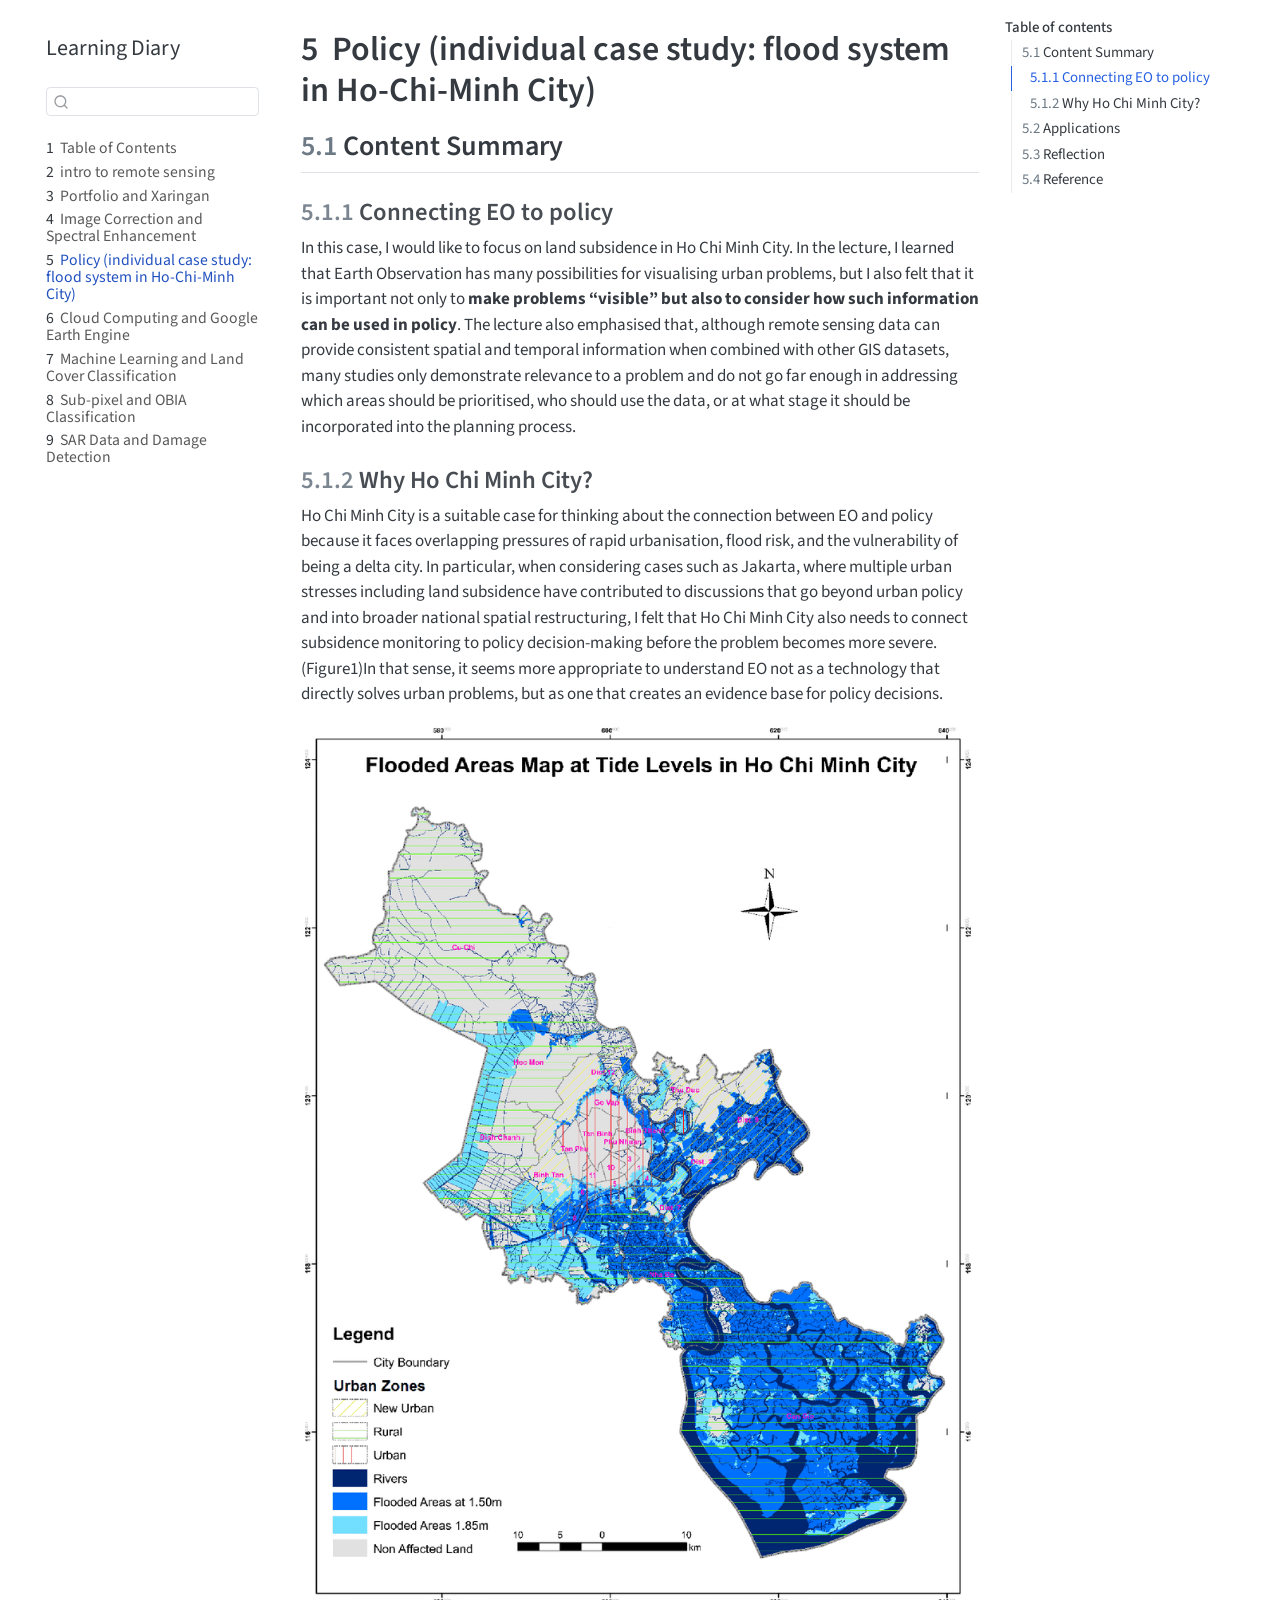
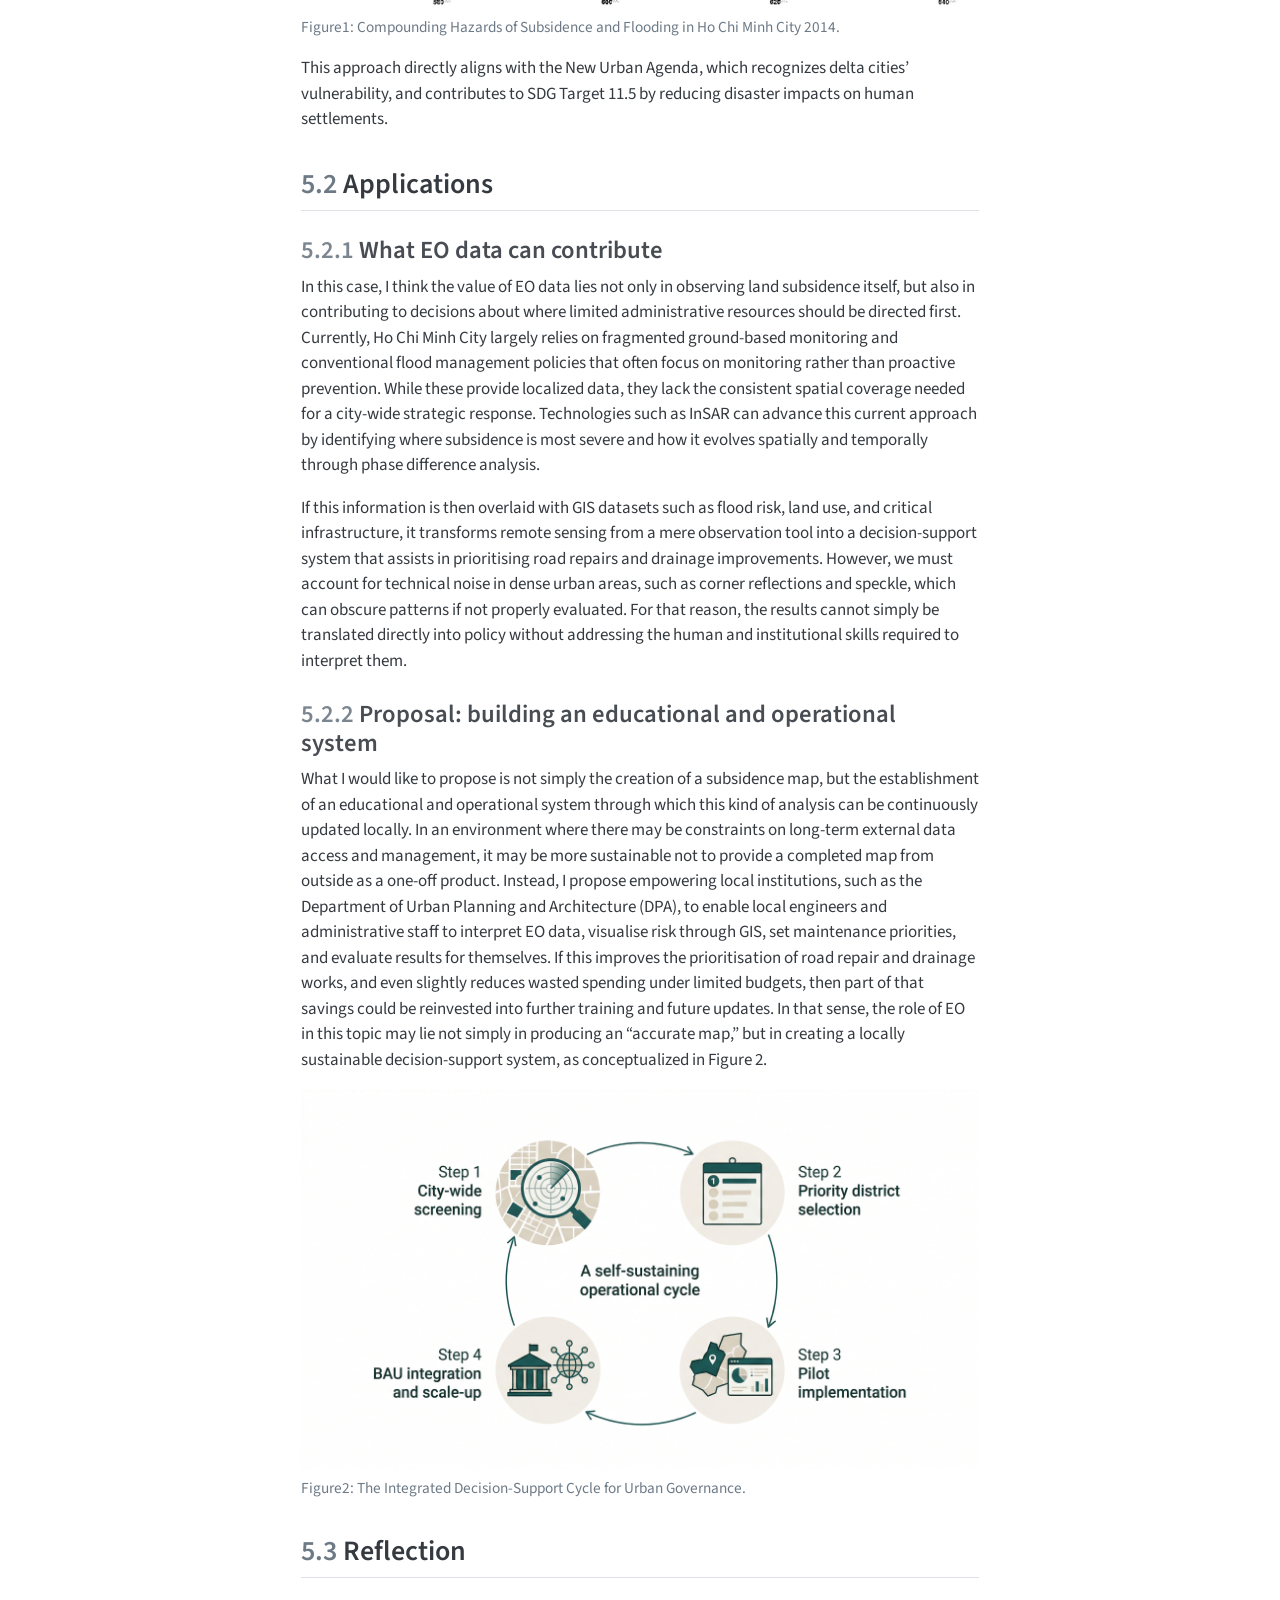
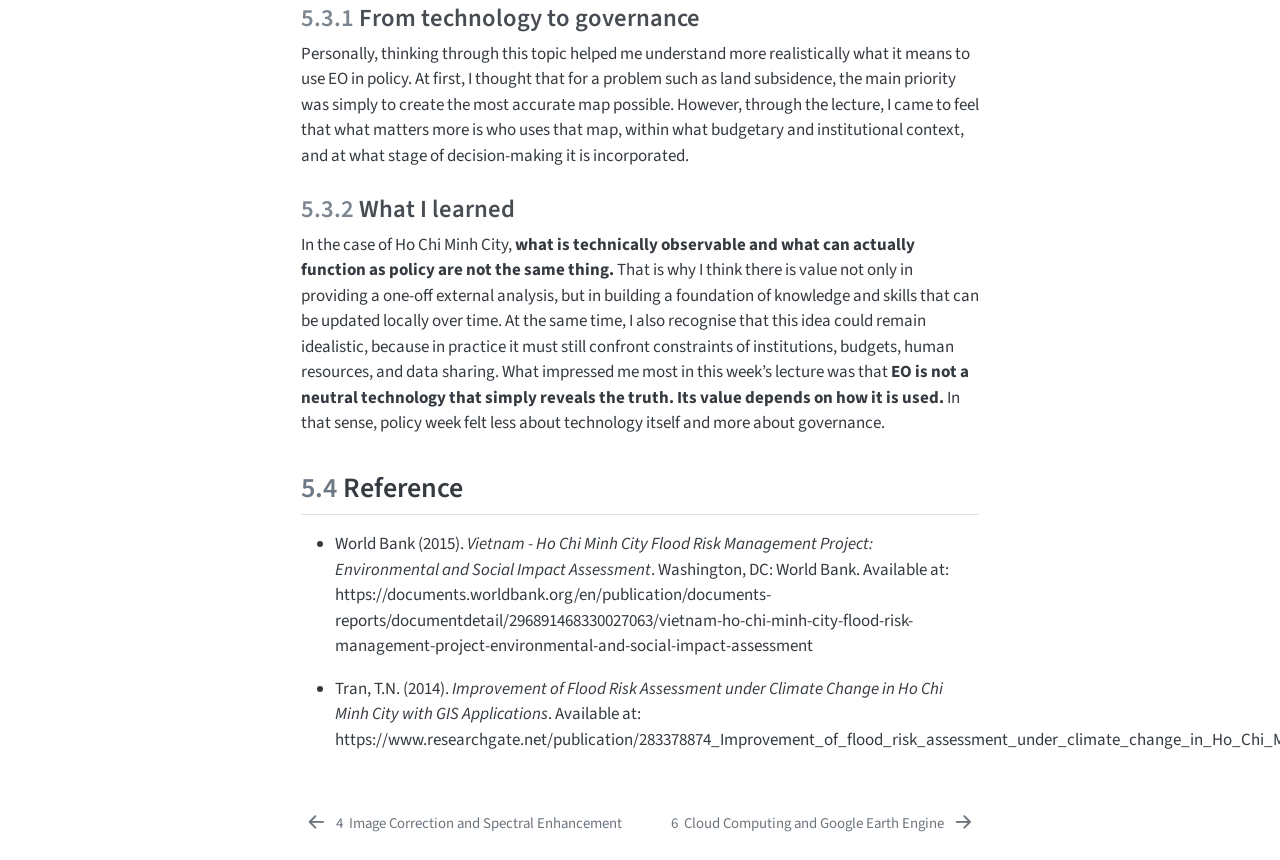
<file: docs/week4.html>
<!DOCTYPE html>
<html xmlns="http://www.w3.org/1999/xhtml" lang="en" xml:lang="en"><head>

<meta charset="utf-8">
<meta name="generator" content="quarto-1.8.27">

<meta name="viewport" content="width=device-width, initial-scale=1.0, user-scalable=yes">


<title>5&nbsp; Policy (individual case study: flood system in Ho-Chi-Minh City) – Learning Diary</title>
<style>
code{white-space: pre-wrap;}
span.smallcaps{font-variant: small-caps;}
div.columns{display: flex; gap: min(4vw, 1.5em);}
div.column{flex: auto; overflow-x: auto;}
div.hanging-indent{margin-left: 1.5em; text-indent: -1.5em;}
ul.task-list{list-style: none;}
ul.task-list li input[type="checkbox"] {
  width: 0.8em;
  margin: 0 0.8em 0.2em -1em; /* quarto-specific, see https://github.com/quarto-dev/quarto-cli/issues/4556 */ 
  vertical-align: middle;
}
</style>


<script src="site_libs/quarto-nav/quarto-nav.js"></script>
<script src="site_libs/quarto-nav/headroom.min.js"></script>
<script src="site_libs/clipboard/clipboard.min.js"></script>
<script src="site_libs/quarto-search/autocomplete.umd.js"></script>
<script src="site_libs/quarto-search/fuse.min.js"></script>
<script src="site_libs/quarto-search/quarto-search.js"></script>
<meta name="quarto:offset" content="./">
<link href="./week5.html" rel="next">
<link href="./week3.html" rel="prev">
<script src="site_libs/quarto-html/quarto.js" type="module"></script>
<script src="site_libs/quarto-html/tabsets/tabsets.js" type="module"></script>
<script src="site_libs/quarto-html/axe/axe-check.js" type="module"></script>
<script src="site_libs/quarto-html/popper.min.js"></script>
<script src="site_libs/quarto-html/tippy.umd.min.js"></script>
<script src="site_libs/quarto-html/anchor.min.js"></script>
<link href="site_libs/quarto-html/tippy.css" rel="stylesheet">
<link href="site_libs/quarto-html/quarto-syntax-highlighting-ed96de9b727972fe78a7b5d16c58bf87.css" rel="stylesheet" id="quarto-text-highlighting-styles">
<script src="site_libs/bootstrap/bootstrap.min.js"></script>
<link href="site_libs/bootstrap/bootstrap-icons.css" rel="stylesheet">
<link href="site_libs/bootstrap/bootstrap-27c261d06b905028a18691de25d09dde.min.css" rel="stylesheet" append-hash="true" id="quarto-bootstrap" data-mode="light">
<script id="quarto-search-options" type="application/json">{
  "location": "sidebar",
  "copy-button": false,
  "collapse-after": 3,
  "panel-placement": "start",
  "type": "textbox",
  "limit": 50,
  "keyboard-shortcut": [
    "f",
    "/",
    "s"
  ],
  "show-item-context": false,
  "language": {
    "search-no-results-text": "No results",
    "search-matching-documents-text": "matching documents",
    "search-copy-link-title": "Copy link to search",
    "search-hide-matches-text": "Hide additional matches",
    "search-more-match-text": "more match in this document",
    "search-more-matches-text": "more matches in this document",
    "search-clear-button-title": "Clear",
    "search-text-placeholder": "",
    "search-detached-cancel-button-title": "Cancel",
    "search-submit-button-title": "Submit",
    "search-label": "Search"
  }
}</script>


</head>

<body class="nav-sidebar floating quarto-light">

<div id="quarto-search-results"></div>
  <header id="quarto-header" class="headroom fixed-top">
  <nav class="quarto-secondary-nav">
    <div class="container-fluid d-flex">
      <button type="button" class="quarto-btn-toggle btn" data-bs-toggle="collapse" role="button" data-bs-target=".quarto-sidebar-collapse-item" aria-controls="quarto-sidebar" aria-expanded="false" aria-label="Toggle sidebar navigation" onclick="if (window.quartoToggleHeadroom) { window.quartoToggleHeadroom(); }">
        <i class="bi bi-layout-text-sidebar-reverse"></i>
      </button>
        <nav class="quarto-page-breadcrumbs" aria-label="breadcrumb"><ol class="breadcrumb"><li class="breadcrumb-item"><a href="./week4.html"><span class="chapter-number">5</span>&nbsp; <span class="chapter-title">Policy (individual case study: flood system in Ho-Chi-Minh City)</span></a></li></ol></nav>
        <a class="flex-grow-1" role="navigation" data-bs-toggle="collapse" data-bs-target=".quarto-sidebar-collapse-item" aria-controls="quarto-sidebar" aria-expanded="false" aria-label="Toggle sidebar navigation" onclick="if (window.quartoToggleHeadroom) { window.quartoToggleHeadroom(); }">      
        </a>
      <button type="button" class="btn quarto-search-button" aria-label="Search" onclick="window.quartoOpenSearch();">
        <i class="bi bi-search"></i>
      </button>
    </div>
  </nav>
</header>
<!-- content -->
<div id="quarto-content" class="quarto-container page-columns page-rows-contents page-layout-article">
<!-- sidebar -->
  <nav id="quarto-sidebar" class="sidebar collapse collapse-horizontal quarto-sidebar-collapse-item sidebar-navigation floating overflow-auto">
    <div class="pt-lg-2 mt-2 text-left sidebar-header">
    <div class="sidebar-title mb-0 py-0">
      <a href="./">Learning Diary</a> 
    </div>
      </div>
        <div class="mt-2 flex-shrink-0 align-items-center">
        <div class="sidebar-search">
        <div id="quarto-search" class="" title="Search"></div>
        </div>
        </div>
    <div class="sidebar-menu-container"> 
    <ul class="list-unstyled mt-1">
        <li class="sidebar-item">
  <div class="sidebar-item-container"> 
  <a href="./index.html" class="sidebar-item-text sidebar-link">
 <span class="menu-text"><span class="chapter-number">1</span>&nbsp; <span class="chapter-title">Table of Contents</span></span></a>
  </div>
</li>
        <li class="sidebar-item">
  <div class="sidebar-item-container"> 
  <a href="./week1.html" class="sidebar-item-text sidebar-link">
 <span class="menu-text"><span class="chapter-number">2</span>&nbsp; <span class="chapter-title">intro to remote sensing</span></span></a>
  </div>
</li>
        <li class="sidebar-item">
  <div class="sidebar-item-container"> 
  <a href="./week2.html" class="sidebar-item-text sidebar-link">
 <span class="menu-text"><span class="chapter-number">3</span>&nbsp; <span class="chapter-title">Portfolio and Xaringan</span></span></a>
  </div>
</li>
        <li class="sidebar-item">
  <div class="sidebar-item-container"> 
  <a href="./week3.html" class="sidebar-item-text sidebar-link">
 <span class="menu-text"><span class="chapter-number">4</span>&nbsp; <span class="chapter-title">Image Correction and Spectral Enhancement</span></span></a>
  </div>
</li>
        <li class="sidebar-item">
  <div class="sidebar-item-container"> 
  <a href="./week4.html" class="sidebar-item-text sidebar-link active">
 <span class="menu-text"><span class="chapter-number">5</span>&nbsp; <span class="chapter-title">Policy (individual case study: flood system in Ho-Chi-Minh City)</span></span></a>
  </div>
</li>
        <li class="sidebar-item">
  <div class="sidebar-item-container"> 
  <a href="./week5.html" class="sidebar-item-text sidebar-link">
 <span class="menu-text"><span class="chapter-number">6</span>&nbsp; <span class="chapter-title">Cloud Computing and Google Earth Engine</span></span></a>
  </div>
</li>
        <li class="sidebar-item">
  <div class="sidebar-item-container"> 
  <a href="./week6.html" class="sidebar-item-text sidebar-link">
 <span class="menu-text"><span class="chapter-number">7</span>&nbsp; <span class="chapter-title">Machine Learning and Land Cover Classification</span></span></a>
  </div>
</li>
        <li class="sidebar-item">
  <div class="sidebar-item-container"> 
  <a href="./week7.html" class="sidebar-item-text sidebar-link">
 <span class="menu-text"><span class="chapter-number">8</span>&nbsp; <span class="chapter-title">Sub-pixel and OBIA Classification</span></span></a>
  </div>
</li>
        <li class="sidebar-item">
  <div class="sidebar-item-container"> 
  <a href="./week8.html" class="sidebar-item-text sidebar-link">
 <span class="menu-text"><span class="chapter-number">9</span>&nbsp; <span class="chapter-title">SAR Data and Damage Detection</span></span></a>
  </div>
</li>
    </ul>
    </div>
</nav>
<div id="quarto-sidebar-glass" class="quarto-sidebar-collapse-item" data-bs-toggle="collapse" data-bs-target=".quarto-sidebar-collapse-item"></div>
<!-- margin-sidebar -->
    <div id="quarto-margin-sidebar" class="sidebar margin-sidebar">
        <nav id="TOC" role="doc-toc" class="toc-active">
    <h2 id="toc-title">Table of contents</h2>
   
  <ul>
  <li><a href="#content-summary" id="toc-content-summary" class="nav-link active" data-scroll-target="#content-summary"><span class="header-section-number">5.1</span> Content Summary</a>
  <ul class="collapse">
  <li><a href="#connecting-eo-to-policy" id="toc-connecting-eo-to-policy" class="nav-link" data-scroll-target="#connecting-eo-to-policy"><span class="header-section-number">5.1.1</span> Connecting EO to policy</a></li>
  <li><a href="#why-ho-chi-minh-city" id="toc-why-ho-chi-minh-city" class="nav-link" data-scroll-target="#why-ho-chi-minh-city"><span class="header-section-number">5.1.2</span> Why Ho Chi Minh City?</a></li>
  </ul></li>
  <li><a href="#applications" id="toc-applications" class="nav-link" data-scroll-target="#applications"><span class="header-section-number">5.2</span> Applications</a>
  <ul class="collapse">
  <li><a href="#what-eo-data-can-contribute" id="toc-what-eo-data-can-contribute" class="nav-link" data-scroll-target="#what-eo-data-can-contribute"><span class="header-section-number">5.2.1</span> What EO data can contribute</a></li>
  <li><a href="#proposal-building-an-educational-and-operational-system" id="toc-proposal-building-an-educational-and-operational-system" class="nav-link" data-scroll-target="#proposal-building-an-educational-and-operational-system"><span class="header-section-number">5.2.2</span> Proposal: building an educational and operational system</a></li>
  </ul></li>
  <li><a href="#reflection" id="toc-reflection" class="nav-link" data-scroll-target="#reflection"><span class="header-section-number">5.3</span> Reflection</a>
  <ul class="collapse">
  <li><a href="#from-technology-to-governance" id="toc-from-technology-to-governance" class="nav-link" data-scroll-target="#from-technology-to-governance"><span class="header-section-number">5.3.1</span> From technology to governance</a></li>
  <li><a href="#what-i-learned" id="toc-what-i-learned" class="nav-link" data-scroll-target="#what-i-learned"><span class="header-section-number">5.3.2</span> What I learned</a></li>
  </ul></li>
  <li><a href="#reference" id="toc-reference" class="nav-link" data-scroll-target="#reference"><span class="header-section-number">5.4</span> Reference</a></li>
  </ul>
</nav>
    </div>
<!-- main -->
<main class="content" id="quarto-document-content">

<header id="title-block-header" class="quarto-title-block default">
<div class="quarto-title">
<h1 class="title"><span class="chapter-number">5</span>&nbsp; <span class="chapter-title">Policy (individual case study: flood system in Ho-Chi-Minh City)</span></h1>
</div>



<div class="quarto-title-meta">

    
  
    
  </div>
  


</header>


<section id="content-summary" class="level2" data-number="5.1">
<h2 data-number="5.1" class="anchored" data-anchor-id="content-summary"><span class="header-section-number">5.1</span> Content Summary</h2>
<section id="connecting-eo-to-policy" class="level3" data-number="5.1.1">
<h3 data-number="5.1.1" class="anchored" data-anchor-id="connecting-eo-to-policy"><span class="header-section-number">5.1.1</span> Connecting EO to policy</h3>
<p>In this case, I would like to focus on land subsidence in Ho Chi Minh City. In the lecture, I learned that Earth Observation has many possibilities for visualising urban problems, but I also felt that it is important not only to <strong>make problems “visible” but also to consider how such information can be used in policy</strong>. The lecture also emphasised that, although remote sensing data can provide consistent spatial and temporal information when combined with other GIS datasets, many studies only demonstrate relevance to a problem and do not go far enough in addressing which areas should be prioritised, who should use the data, or at what stage it should be incorporated into the planning process.</p>
</section>
<section id="why-ho-chi-minh-city" class="level3" data-number="5.1.2">
<h3 data-number="5.1.2" class="anchored" data-anchor-id="why-ho-chi-minh-city"><span class="header-section-number">5.1.2</span> Why Ho Chi Minh City?</h3>
<p>Ho Chi Minh City is a suitable case for thinking about the connection between EO and policy because it faces overlapping pressures of rapid urbanisation, flood risk, and the vulnerability of being a delta city. In particular, when considering cases such as Jakarta, where multiple urban stresses including land subsidence have contributed to discussions that go beyond urban policy and into broader national spatial restructuring, I felt that Ho Chi Minh City also needs to connect subsidence monitoring to policy decision-making before the problem becomes more severe. (Figure1)In that sense, it seems more appropriate to understand EO not as a technology that directly solves urban problems, but as one that creates an evidence base for policy decisions.</p>
<div class="quarto-figure quarto-figure-center">
<figure class="figure">
<p><img src="img/week4_flood.png" class="img-fluid figure-img"></p>
<figcaption>Figure1: Compounding Hazards of Subsidence and Flooding in Ho Chi Minh City 2014.</figcaption>
</figure>
</div>
<p>This approach directly aligns with the New Urban Agenda, which recognizes delta cities’ vulnerability, and contributes to SDG Target 11.5 by reducing disaster impacts on human settlements.</p>
</section>
</section>
<section id="applications" class="level2" data-number="5.2">
<h2 data-number="5.2" class="anchored" data-anchor-id="applications"><span class="header-section-number">5.2</span> Applications</h2>
<section id="what-eo-data-can-contribute" class="level3" data-number="5.2.1">
<h3 data-number="5.2.1" class="anchored" data-anchor-id="what-eo-data-can-contribute"><span class="header-section-number">5.2.1</span> What EO data can contribute</h3>
<p>In this case, I think the value of EO data lies not only in observing land subsidence itself, but also in contributing to decisions about where limited administrative resources should be directed first. Currently, Ho Chi Minh City largely relies on fragmented ground-based monitoring and conventional flood management policies that often focus on monitoring rather than proactive prevention. While these provide localized data, they lack the consistent spatial coverage needed for a city-wide strategic response. Technologies such as InSAR can advance this current approach by identifying where subsidence is most severe and how it evolves spatially and temporally through phase difference analysis.</p>
<p>If this information is then overlaid with GIS datasets such as flood risk, land use, and critical infrastructure, it transforms remote sensing from a mere observation tool into a decision-support system that assists in prioritising road repairs and drainage improvements. However, we must account for technical noise in dense urban areas, such as corner reflections and speckle, which can obscure patterns if not properly evaluated. For that reason, the results cannot simply be translated directly into policy without addressing the human and institutional skills required to interpret them.</p>
</section>
<section id="proposal-building-an-educational-and-operational-system" class="level3" data-number="5.2.2">
<h3 data-number="5.2.2" class="anchored" data-anchor-id="proposal-building-an-educational-and-operational-system"><span class="header-section-number">5.2.2</span> Proposal: building an educational and operational system</h3>
<p>What I would like to propose is not simply the creation of a subsidence map, but the establishment of an educational and operational system through which this kind of analysis can be continuously updated locally. In an environment where there may be constraints on long-term external data access and management, it may be more sustainable not to provide a completed map from outside as a one-off product. Instead, I propose empowering local institutions, such as the Department of Urban Planning and Architecture (DPA), to enable local engineers and administrative staff to interpret EO data, visualise risk through GIS, set maintenance priorities, and evaluate results for themselves. If this improves the prioritisation of road repair and drainage works, and even slightly reduces wasted spending under limited budgets, then part of that savings could be reinvested into further training and future updates. In that sense, the role of EO in this topic may lie not simply in producing an “accurate map,” but in creating a locally sustainable decision-support system, as conceptualized in Figure 2.</p>
<div class="quarto-figure quarto-figure-center">
<figure class="figure">
<p><img src="img/circulation_week4.jpeg" class="img-fluid figure-img"></p>
<figcaption>Figure2: The Integrated Decision-Support Cycle for Urban Governance.</figcaption>
</figure>
</div>
</section>
</section>
<section id="reflection" class="level2" data-number="5.3">
<h2 data-number="5.3" class="anchored" data-anchor-id="reflection"><span class="header-section-number">5.3</span> Reflection</h2>
<section id="from-technology-to-governance" class="level3" data-number="5.3.1">
<h3 data-number="5.3.1" class="anchored" data-anchor-id="from-technology-to-governance"><span class="header-section-number">5.3.1</span> From technology to governance</h3>
<p>Personally, thinking through this topic helped me understand more realistically what it means to use EO in policy. At first, I thought that for a problem such as land subsidence, the main priority was simply to create the most accurate map possible. However, through the lecture, I came to feel that what matters more is who uses that map, within what budgetary and institutional context, and at what stage of decision-making it is incorporated.</p>
</section>
<section id="what-i-learned" class="level3" data-number="5.3.2">
<h3 data-number="5.3.2" class="anchored" data-anchor-id="what-i-learned"><span class="header-section-number">5.3.2</span> What I learned</h3>
<p>In the case of Ho Chi Minh City, <strong>what is technically observable and what can actually function as policy are not the same thing.</strong> That is why I think there is value not only in providing a one-off external analysis, but in building a foundation of knowledge and skills that can be updated locally over time. At the same time, I also recognise that this idea could remain idealistic, because in practice it must still confront constraints of institutions, budgets, human resources, and data sharing. What impressed me most in this week’s lecture was that <strong>EO is not a neutral technology that simply reveals the truth. Its value depends on how it is used.</strong> In that sense, policy week felt less about technology itself and more about governance.</p>
</section>
</section>
<section id="reference" class="level2" data-number="5.4">
<h2 data-number="5.4" class="anchored" data-anchor-id="reference"><span class="header-section-number">5.4</span> Reference</h2>
<ul>
<li><p>World Bank (2015). <em>Vietnam - Ho Chi Minh City Flood Risk Management Project: Environmental and Social Impact Assessment</em>. Washington, DC: World Bank. Available at: https://documents.worldbank.org/en/publication/documents-reports/documentdetail/296891468330027063/vietnam-ho-chi-minh-city-flood-risk-management-project-environmental-and-social-impact-assessment</p></li>
<li><p>Tran, T.N. (2014). <em>Improvement of Flood Risk Assessment under Climate Change in Ho Chi Minh City with GIS Applications</em>. Available at: https://www.researchgate.net/publication/283378874_Improvement_of_flood_risk_assessment_under_climate_change_in_Ho_Chi_Minh_City_with_GIS_applications</p></li>
</ul>


</section>

</main> <!-- /main -->
<script id="quarto-html-after-body" type="application/javascript">
  window.document.addEventListener("DOMContentLoaded", function (event) {
    const icon = "";
    const anchorJS = new window.AnchorJS();
    anchorJS.options = {
      placement: 'right',
      icon: icon
    };
    anchorJS.add('.anchored');
    const isCodeAnnotation = (el) => {
      for (const clz of el.classList) {
        if (clz.startsWith('code-annotation-')) {                     
          return true;
        }
      }
      return false;
    }
    const onCopySuccess = function(e) {
      // button target
      const button = e.trigger;
      // don't keep focus
      button.blur();
      // flash "checked"
      button.classList.add('code-copy-button-checked');
      var currentTitle = button.getAttribute("title");
      button.setAttribute("title", "Copied!");
      let tooltip;
      if (window.bootstrap) {
        button.setAttribute("data-bs-toggle", "tooltip");
        button.setAttribute("data-bs-placement", "left");
        button.setAttribute("data-bs-title", "Copied!");
        tooltip = new bootstrap.Tooltip(button, 
          { trigger: "manual", 
            customClass: "code-copy-button-tooltip",
            offset: [0, -8]});
        tooltip.show();    
      }
      setTimeout(function() {
        if (tooltip) {
          tooltip.hide();
          button.removeAttribute("data-bs-title");
          button.removeAttribute("data-bs-toggle");
          button.removeAttribute("data-bs-placement");
        }
        button.setAttribute("title", currentTitle);
        button.classList.remove('code-copy-button-checked');
      }, 1000);
      // clear code selection
      e.clearSelection();
    }
    const getTextToCopy = function(trigger) {
      const outerScaffold = trigger.parentElement.cloneNode(true);
      const codeEl = outerScaffold.querySelector('code');
      for (const childEl of codeEl.children) {
        if (isCodeAnnotation(childEl)) {
          childEl.remove();
        }
      }
      return codeEl.innerText;
    }
    const clipboard = new window.ClipboardJS('.code-copy-button:not([data-in-quarto-modal])', {
      text: getTextToCopy
    });
    clipboard.on('success', onCopySuccess);
    if (window.document.getElementById('quarto-embedded-source-code-modal')) {
      const clipboardModal = new window.ClipboardJS('.code-copy-button[data-in-quarto-modal]', {
        text: getTextToCopy,
        container: window.document.getElementById('quarto-embedded-source-code-modal')
      });
      clipboardModal.on('success', onCopySuccess);
    }
      var localhostRegex = new RegExp(/^(?:http|https):\/\/localhost\:?[0-9]*\//);
      var mailtoRegex = new RegExp(/^mailto:/);
        var filterRegex = new RegExp('/' + window.location.host + '/');
      var isInternal = (href) => {
          return filterRegex.test(href) || localhostRegex.test(href) || mailtoRegex.test(href);
      }
      // Inspect non-navigation links and adorn them if external
     var links = window.document.querySelectorAll('a[href]:not(.nav-link):not(.navbar-brand):not(.toc-action):not(.sidebar-link):not(.sidebar-item-toggle):not(.pagination-link):not(.no-external):not([aria-hidden]):not(.dropdown-item):not(.quarto-navigation-tool):not(.about-link)');
      for (var i=0; i<links.length; i++) {
        const link = links[i];
        if (!isInternal(link.href)) {
          // undo the damage that might have been done by quarto-nav.js in the case of
          // links that we want to consider external
          if (link.dataset.originalHref !== undefined) {
            link.href = link.dataset.originalHref;
          }
        }
      }
    function tippyHover(el, contentFn, onTriggerFn, onUntriggerFn) {
      const config = {
        allowHTML: true,
        maxWidth: 500,
        delay: 100,
        arrow: false,
        appendTo: function(el) {
            return el.parentElement;
        },
        interactive: true,
        interactiveBorder: 10,
        theme: 'quarto',
        placement: 'bottom-start',
      };
      if (contentFn) {
        config.content = contentFn;
      }
      if (onTriggerFn) {
        config.onTrigger = onTriggerFn;
      }
      if (onUntriggerFn) {
        config.onUntrigger = onUntriggerFn;
      }
      window.tippy(el, config); 
    }
    const noterefs = window.document.querySelectorAll('a[role="doc-noteref"]');
    for (var i=0; i<noterefs.length; i++) {
      const ref = noterefs[i];
      tippyHover(ref, function() {
        // use id or data attribute instead here
        let href = ref.getAttribute('data-footnote-href') || ref.getAttribute('href');
        try { href = new URL(href).hash; } catch {}
        const id = href.replace(/^#\/?/, "");
        const note = window.document.getElementById(id);
        if (note) {
          return note.innerHTML;
        } else {
          return "";
        }
      });
    }
    const xrefs = window.document.querySelectorAll('a.quarto-xref');
    const processXRef = (id, note) => {
      // Strip column container classes
      const stripColumnClz = (el) => {
        el.classList.remove("page-full", "page-columns");
        if (el.children) {
          for (const child of el.children) {
            stripColumnClz(child);
          }
        }
      }
      stripColumnClz(note)
      if (id === null || id.startsWith('sec-')) {
        // Special case sections, only their first couple elements
        const container = document.createElement("div");
        if (note.children && note.children.length > 2) {
          container.appendChild(note.children[0].cloneNode(true));
          for (let i = 1; i < note.children.length; i++) {
            const child = note.children[i];
            if (child.tagName === "P" && child.innerText === "") {
              continue;
            } else {
              container.appendChild(child.cloneNode(true));
              break;
            }
          }
          if (window.Quarto?.typesetMath) {
            window.Quarto.typesetMath(container);
          }
          return container.innerHTML
        } else {
          if (window.Quarto?.typesetMath) {
            window.Quarto.typesetMath(note);
          }
          return note.innerHTML;
        }
      } else {
        // Remove any anchor links if they are present
        const anchorLink = note.querySelector('a.anchorjs-link');
        if (anchorLink) {
          anchorLink.remove();
        }
        if (window.Quarto?.typesetMath) {
          window.Quarto.typesetMath(note);
        }
        if (note.classList.contains("callout")) {
          return note.outerHTML;
        } else {
          return note.innerHTML;
        }
      }
    }
    for (var i=0; i<xrefs.length; i++) {
      const xref = xrefs[i];
      tippyHover(xref, undefined, function(instance) {
        instance.disable();
        let url = xref.getAttribute('href');
        let hash = undefined; 
        if (url.startsWith('#')) {
          hash = url;
        } else {
          try { hash = new URL(url).hash; } catch {}
        }
        if (hash) {
          const id = hash.replace(/^#\/?/, "");
          const note = window.document.getElementById(id);
          if (note !== null) {
            try {
              const html = processXRef(id, note.cloneNode(true));
              instance.setContent(html);
            } finally {
              instance.enable();
              instance.show();
            }
          } else {
            // See if we can fetch this
            fetch(url.split('#')[0])
            .then(res => res.text())
            .then(html => {
              const parser = new DOMParser();
              const htmlDoc = parser.parseFromString(html, "text/html");
              const note = htmlDoc.getElementById(id);
              if (note !== null) {
                const html = processXRef(id, note);
                instance.setContent(html);
              } 
            }).finally(() => {
              instance.enable();
              instance.show();
            });
          }
        } else {
          // See if we can fetch a full url (with no hash to target)
          // This is a special case and we should probably do some content thinning / targeting
          fetch(url)
          .then(res => res.text())
          .then(html => {
            const parser = new DOMParser();
            const htmlDoc = parser.parseFromString(html, "text/html");
            const note = htmlDoc.querySelector('main.content');
            if (note !== null) {
              // This should only happen for chapter cross references
              // (since there is no id in the URL)
              // remove the first header
              if (note.children.length > 0 && note.children[0].tagName === "HEADER") {
                note.children[0].remove();
              }
              const html = processXRef(null, note);
              instance.setContent(html);
            } 
          }).finally(() => {
            instance.enable();
            instance.show();
          });
        }
      }, function(instance) {
      });
    }
        let selectedAnnoteEl;
        const selectorForAnnotation = ( cell, annotation) => {
          let cellAttr = 'data-code-cell="' + cell + '"';
          let lineAttr = 'data-code-annotation="' +  annotation + '"';
          const selector = 'span[' + cellAttr + '][' + lineAttr + ']';
          return selector;
        }
        const selectCodeLines = (annoteEl) => {
          const doc = window.document;
          const targetCell = annoteEl.getAttribute("data-target-cell");
          const targetAnnotation = annoteEl.getAttribute("data-target-annotation");
          const annoteSpan = window.document.querySelector(selectorForAnnotation(targetCell, targetAnnotation));
          const lines = annoteSpan.getAttribute("data-code-lines").split(",");
          const lineIds = lines.map((line) => {
            return targetCell + "-" + line;
          })
          let top = null;
          let height = null;
          let parent = null;
          if (lineIds.length > 0) {
              //compute the position of the single el (top and bottom and make a div)
              const el = window.document.getElementById(lineIds[0]);
              top = el.offsetTop;
              height = el.offsetHeight;
              parent = el.parentElement.parentElement;
            if (lineIds.length > 1) {
              const lastEl = window.document.getElementById(lineIds[lineIds.length - 1]);
              const bottom = lastEl.offsetTop + lastEl.offsetHeight;
              height = bottom - top;
            }
            if (top !== null && height !== null && parent !== null) {
              // cook up a div (if necessary) and position it 
              let div = window.document.getElementById("code-annotation-line-highlight");
              if (div === null) {
                div = window.document.createElement("div");
                div.setAttribute("id", "code-annotation-line-highlight");
                div.style.position = 'absolute';
                parent.appendChild(div);
              }
              div.style.top = top - 2 + "px";
              div.style.height = height + 4 + "px";
              div.style.left = 0;
              let gutterDiv = window.document.getElementById("code-annotation-line-highlight-gutter");
              if (gutterDiv === null) {
                gutterDiv = window.document.createElement("div");
                gutterDiv.setAttribute("id", "code-annotation-line-highlight-gutter");
                gutterDiv.style.position = 'absolute';
                const codeCell = window.document.getElementById(targetCell);
                const gutter = codeCell.querySelector('.code-annotation-gutter');
                gutter.appendChild(gutterDiv);
              }
              gutterDiv.style.top = top - 2 + "px";
              gutterDiv.style.height = height + 4 + "px";
            }
            selectedAnnoteEl = annoteEl;
          }
        };
        const unselectCodeLines = () => {
          const elementsIds = ["code-annotation-line-highlight", "code-annotation-line-highlight-gutter"];
          elementsIds.forEach((elId) => {
            const div = window.document.getElementById(elId);
            if (div) {
              div.remove();
            }
          });
          selectedAnnoteEl = undefined;
        };
          // Handle positioning of the toggle
      window.addEventListener(
        "resize",
        throttle(() => {
          elRect = undefined;
          if (selectedAnnoteEl) {
            selectCodeLines(selectedAnnoteEl);
          }
        }, 10)
      );
      function throttle(fn, ms) {
      let throttle = false;
      let timer;
        return (...args) => {
          if(!throttle) { // first call gets through
              fn.apply(this, args);
              throttle = true;
          } else { // all the others get throttled
              if(timer) clearTimeout(timer); // cancel #2
              timer = setTimeout(() => {
                fn.apply(this, args);
                timer = throttle = false;
              }, ms);
          }
        };
      }
        // Attach click handler to the DT
        const annoteDls = window.document.querySelectorAll('dt[data-target-cell]');
        for (const annoteDlNode of annoteDls) {
          annoteDlNode.addEventListener('click', (event) => {
            const clickedEl = event.target;
            if (clickedEl !== selectedAnnoteEl) {
              unselectCodeLines();
              const activeEl = window.document.querySelector('dt[data-target-cell].code-annotation-active');
              if (activeEl) {
                activeEl.classList.remove('code-annotation-active');
              }
              selectCodeLines(clickedEl);
              clickedEl.classList.add('code-annotation-active');
            } else {
              // Unselect the line
              unselectCodeLines();
              clickedEl.classList.remove('code-annotation-active');
            }
          });
        }
    const findCites = (el) => {
      const parentEl = el.parentElement;
      if (parentEl) {
        const cites = parentEl.dataset.cites;
        if (cites) {
          return {
            el,
            cites: cites.split(' ')
          };
        } else {
          return findCites(el.parentElement)
        }
      } else {
        return undefined;
      }
    };
    var bibliorefs = window.document.querySelectorAll('a[role="doc-biblioref"]');
    for (var i=0; i<bibliorefs.length; i++) {
      const ref = bibliorefs[i];
      const citeInfo = findCites(ref);
      if (citeInfo) {
        tippyHover(citeInfo.el, function() {
          var popup = window.document.createElement('div');
          citeInfo.cites.forEach(function(cite) {
            var citeDiv = window.document.createElement('div');
            citeDiv.classList.add('hanging-indent');
            citeDiv.classList.add('csl-entry');
            var biblioDiv = window.document.getElementById('ref-' + cite);
            if (biblioDiv) {
              citeDiv.innerHTML = biblioDiv.innerHTML;
            }
            popup.appendChild(citeDiv);
          });
          return popup.innerHTML;
        });
      }
    }
  });
  </script>
<nav class="page-navigation">
  <div class="nav-page nav-page-previous">
      <a href="./week3.html" class="pagination-link" aria-label="Image Correction and Spectral Enhancement">
        <i class="bi bi-arrow-left-short"></i> <span class="nav-page-text"><span class="chapter-number">4</span>&nbsp; <span class="chapter-title">Image Correction and Spectral Enhancement</span></span>
      </a>          
  </div>
  <div class="nav-page nav-page-next">
      <a href="./week5.html" class="pagination-link" aria-label="Cloud Computing and Google Earth Engine">
        <span class="nav-page-text"><span class="chapter-number">6</span>&nbsp; <span class="chapter-title">Cloud Computing and Google Earth Engine</span></span> <i class="bi bi-arrow-right-short"></i>
      </a>
  </div>
</nav>
</div> <!-- /content -->




</body></html>
</file>
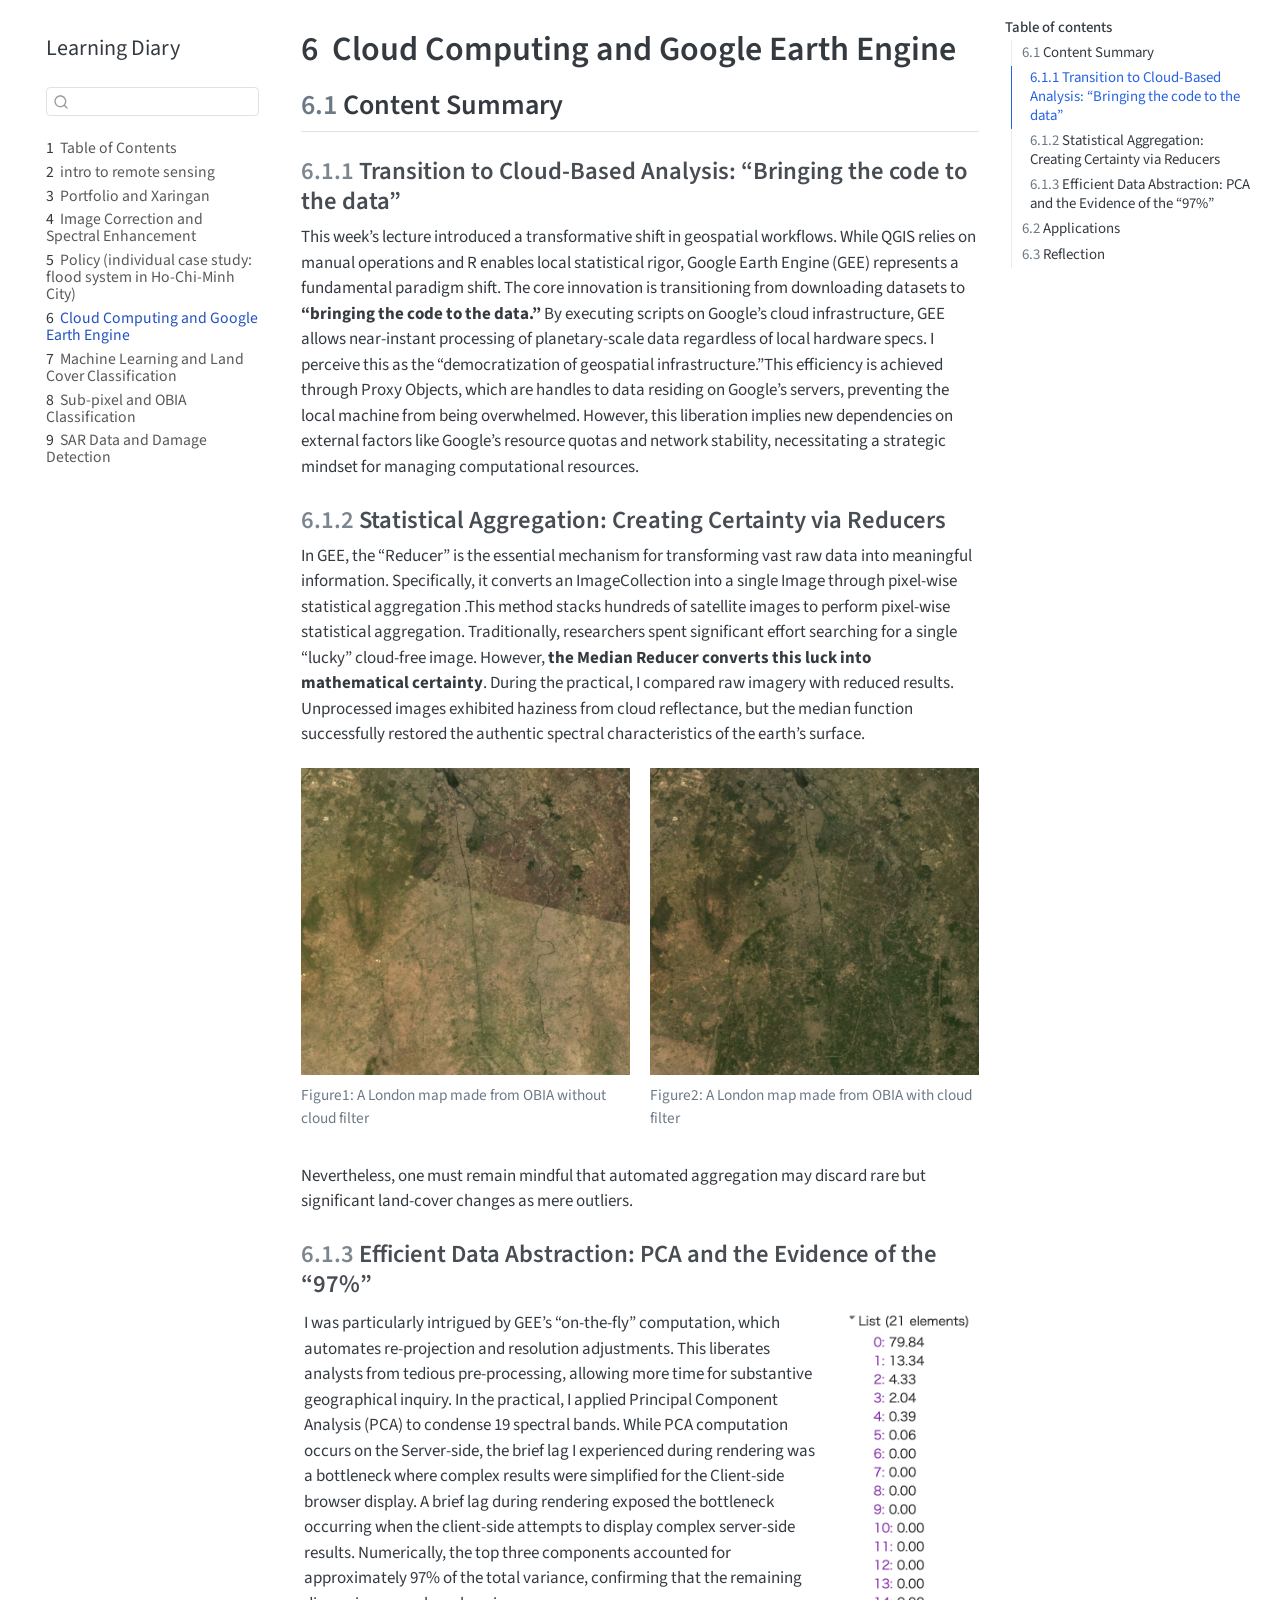
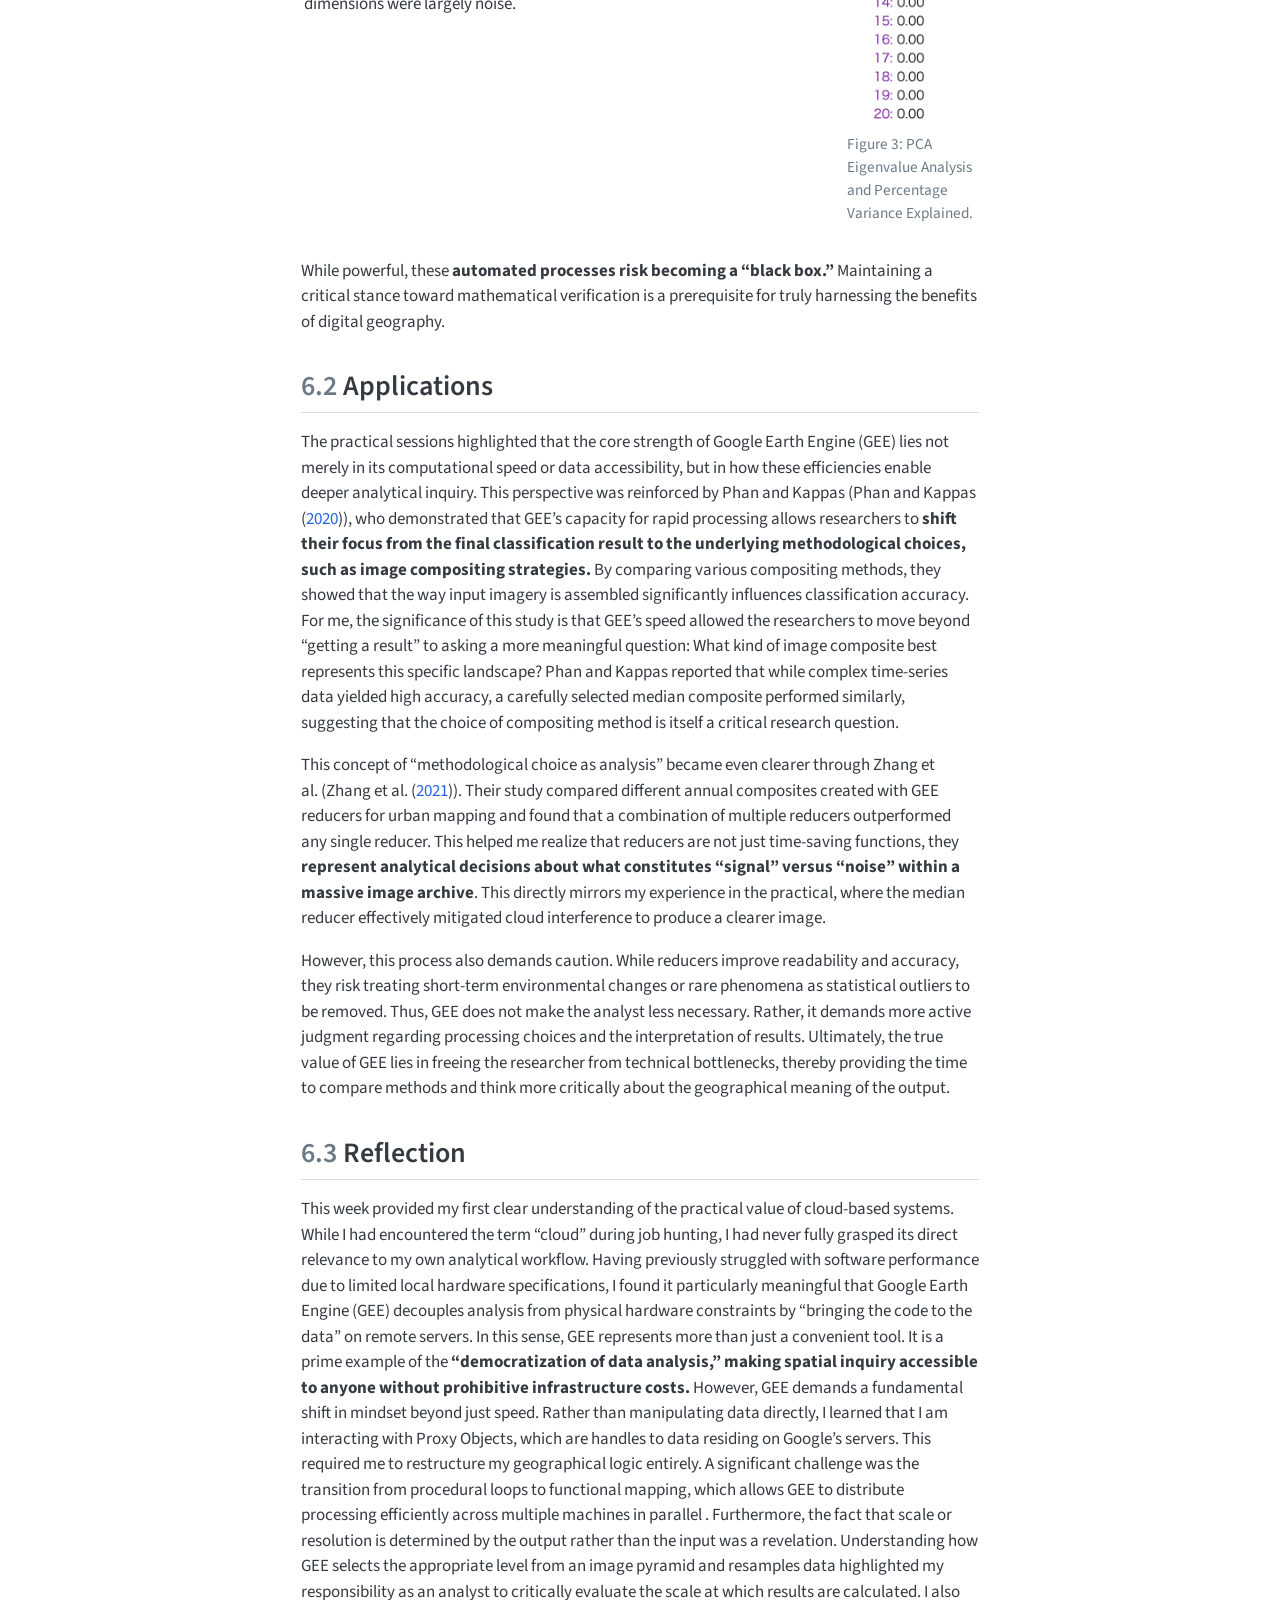
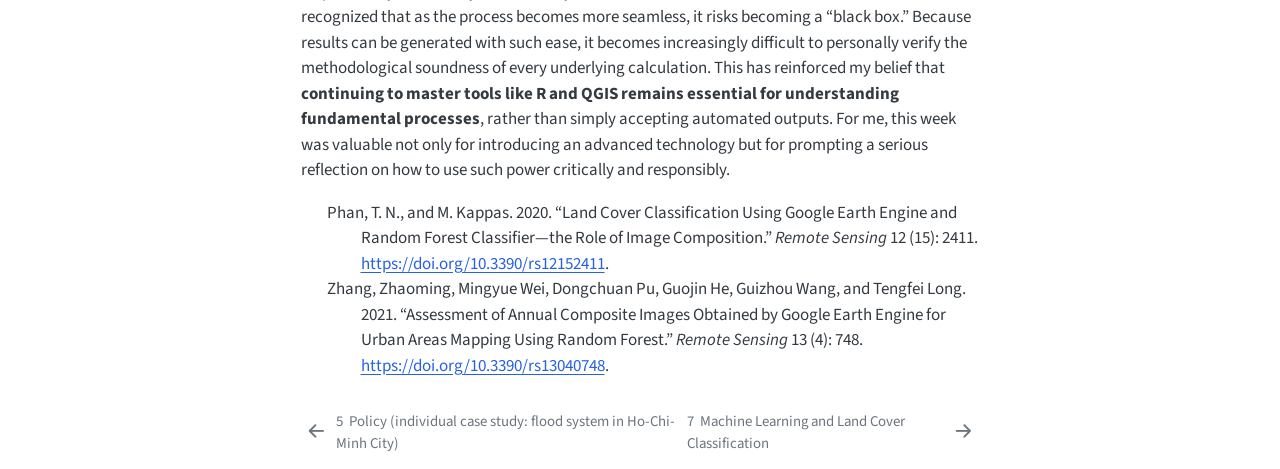
<file: docs/week5.html>
<!DOCTYPE html>
<html xmlns="http://www.w3.org/1999/xhtml" lang="en" xml:lang="en"><head>

<meta charset="utf-8">
<meta name="generator" content="quarto-1.8.27">

<meta name="viewport" content="width=device-width, initial-scale=1.0, user-scalable=yes">


<title>6&nbsp; Cloud Computing and Google Earth Engine – Learning Diary</title>
<style>
code{white-space: pre-wrap;}
span.smallcaps{font-variant: small-caps;}
div.columns{display: flex; gap: min(4vw, 1.5em);}
div.column{flex: auto; overflow-x: auto;}
div.hanging-indent{margin-left: 1.5em; text-indent: -1.5em;}
ul.task-list{list-style: none;}
ul.task-list li input[type="checkbox"] {
  width: 0.8em;
  margin: 0 0.8em 0.2em -1em; /* quarto-specific, see https://github.com/quarto-dev/quarto-cli/issues/4556 */ 
  vertical-align: middle;
}
/* CSS for citations */
div.csl-bib-body { }
div.csl-entry {
  clear: both;
  margin-bottom: 0em;
}
.hanging-indent div.csl-entry {
  margin-left:2em;
  text-indent:-2em;
}
div.csl-left-margin {
  min-width:2em;
  float:left;
}
div.csl-right-inline {
  margin-left:2em;
  padding-left:1em;
}
div.csl-indent {
  margin-left: 2em;
}</style>


<script src="site_libs/quarto-nav/quarto-nav.js"></script>
<script src="site_libs/quarto-nav/headroom.min.js"></script>
<script src="site_libs/clipboard/clipboard.min.js"></script>
<script src="site_libs/quarto-search/autocomplete.umd.js"></script>
<script src="site_libs/quarto-search/fuse.min.js"></script>
<script src="site_libs/quarto-search/quarto-search.js"></script>
<meta name="quarto:offset" content="./">
<link href="./week6.html" rel="next">
<link href="./week4.html" rel="prev">
<script src="site_libs/quarto-html/quarto.js" type="module"></script>
<script src="site_libs/quarto-html/tabsets/tabsets.js" type="module"></script>
<script src="site_libs/quarto-html/axe/axe-check.js" type="module"></script>
<script src="site_libs/quarto-html/popper.min.js"></script>
<script src="site_libs/quarto-html/tippy.umd.min.js"></script>
<script src="site_libs/quarto-html/anchor.min.js"></script>
<link href="site_libs/quarto-html/tippy.css" rel="stylesheet">
<link href="site_libs/quarto-html/quarto-syntax-highlighting-ed96de9b727972fe78a7b5d16c58bf87.css" rel="stylesheet" id="quarto-text-highlighting-styles">
<script src="site_libs/bootstrap/bootstrap.min.js"></script>
<link href="site_libs/bootstrap/bootstrap-icons.css" rel="stylesheet">
<link href="site_libs/bootstrap/bootstrap-27c261d06b905028a18691de25d09dde.min.css" rel="stylesheet" append-hash="true" id="quarto-bootstrap" data-mode="light">
<script id="quarto-search-options" type="application/json">{
  "location": "sidebar",
  "copy-button": false,
  "collapse-after": 3,
  "panel-placement": "start",
  "type": "textbox",
  "limit": 50,
  "keyboard-shortcut": [
    "f",
    "/",
    "s"
  ],
  "show-item-context": false,
  "language": {
    "search-no-results-text": "No results",
    "search-matching-documents-text": "matching documents",
    "search-copy-link-title": "Copy link to search",
    "search-hide-matches-text": "Hide additional matches",
    "search-more-match-text": "more match in this document",
    "search-more-matches-text": "more matches in this document",
    "search-clear-button-title": "Clear",
    "search-text-placeholder": "",
    "search-detached-cancel-button-title": "Cancel",
    "search-submit-button-title": "Submit",
    "search-label": "Search"
  }
}</script>


</head>

<body class="nav-sidebar floating quarto-light">

<div id="quarto-search-results"></div>
  <header id="quarto-header" class="headroom fixed-top">
  <nav class="quarto-secondary-nav">
    <div class="container-fluid d-flex">
      <button type="button" class="quarto-btn-toggle btn" data-bs-toggle="collapse" role="button" data-bs-target=".quarto-sidebar-collapse-item" aria-controls="quarto-sidebar" aria-expanded="false" aria-label="Toggle sidebar navigation" onclick="if (window.quartoToggleHeadroom) { window.quartoToggleHeadroom(); }">
        <i class="bi bi-layout-text-sidebar-reverse"></i>
      </button>
        <nav class="quarto-page-breadcrumbs" aria-label="breadcrumb"><ol class="breadcrumb"><li class="breadcrumb-item"><a href="./week5.html"><span class="chapter-number">6</span>&nbsp; <span class="chapter-title">Cloud Computing and Google Earth Engine</span></a></li></ol></nav>
        <a class="flex-grow-1" role="navigation" data-bs-toggle="collapse" data-bs-target=".quarto-sidebar-collapse-item" aria-controls="quarto-sidebar" aria-expanded="false" aria-label="Toggle sidebar navigation" onclick="if (window.quartoToggleHeadroom) { window.quartoToggleHeadroom(); }">      
        </a>
      <button type="button" class="btn quarto-search-button" aria-label="Search" onclick="window.quartoOpenSearch();">
        <i class="bi bi-search"></i>
      </button>
    </div>
  </nav>
</header>
<!-- content -->
<div id="quarto-content" class="quarto-container page-columns page-rows-contents page-layout-article">
<!-- sidebar -->
  <nav id="quarto-sidebar" class="sidebar collapse collapse-horizontal quarto-sidebar-collapse-item sidebar-navigation floating overflow-auto">
    <div class="pt-lg-2 mt-2 text-left sidebar-header">
    <div class="sidebar-title mb-0 py-0">
      <a href="./">Learning Diary</a> 
    </div>
      </div>
        <div class="mt-2 flex-shrink-0 align-items-center">
        <div class="sidebar-search">
        <div id="quarto-search" class="" title="Search"></div>
        </div>
        </div>
    <div class="sidebar-menu-container"> 
    <ul class="list-unstyled mt-1">
        <li class="sidebar-item">
  <div class="sidebar-item-container"> 
  <a href="./index.html" class="sidebar-item-text sidebar-link">
 <span class="menu-text"><span class="chapter-number">1</span>&nbsp; <span class="chapter-title">Table of Contents</span></span></a>
  </div>
</li>
        <li class="sidebar-item">
  <div class="sidebar-item-container"> 
  <a href="./week1.html" class="sidebar-item-text sidebar-link">
 <span class="menu-text"><span class="chapter-number">2</span>&nbsp; <span class="chapter-title">intro to remote sensing</span></span></a>
  </div>
</li>
        <li class="sidebar-item">
  <div class="sidebar-item-container"> 
  <a href="./week2.html" class="sidebar-item-text sidebar-link">
 <span class="menu-text"><span class="chapter-number">3</span>&nbsp; <span class="chapter-title">Portfolio and Xaringan</span></span></a>
  </div>
</li>
        <li class="sidebar-item">
  <div class="sidebar-item-container"> 
  <a href="./week3.html" class="sidebar-item-text sidebar-link">
 <span class="menu-text"><span class="chapter-number">4</span>&nbsp; <span class="chapter-title">Image Correction and Spectral Enhancement</span></span></a>
  </div>
</li>
        <li class="sidebar-item">
  <div class="sidebar-item-container"> 
  <a href="./week4.html" class="sidebar-item-text sidebar-link">
 <span class="menu-text"><span class="chapter-number">5</span>&nbsp; <span class="chapter-title">Policy (individual case study: flood system in Ho-Chi-Minh City)</span></span></a>
  </div>
</li>
        <li class="sidebar-item">
  <div class="sidebar-item-container"> 
  <a href="./week5.html" class="sidebar-item-text sidebar-link active">
 <span class="menu-text"><span class="chapter-number">6</span>&nbsp; <span class="chapter-title">Cloud Computing and Google Earth Engine</span></span></a>
  </div>
</li>
        <li class="sidebar-item">
  <div class="sidebar-item-container"> 
  <a href="./week6.html" class="sidebar-item-text sidebar-link">
 <span class="menu-text"><span class="chapter-number">7</span>&nbsp; <span class="chapter-title">Machine Learning and Land Cover Classification</span></span></a>
  </div>
</li>
        <li class="sidebar-item">
  <div class="sidebar-item-container"> 
  <a href="./week7.html" class="sidebar-item-text sidebar-link">
 <span class="menu-text"><span class="chapter-number">8</span>&nbsp; <span class="chapter-title">Sub-pixel and OBIA Classification</span></span></a>
  </div>
</li>
        <li class="sidebar-item">
  <div class="sidebar-item-container"> 
  <a href="./week8.html" class="sidebar-item-text sidebar-link">
 <span class="menu-text"><span class="chapter-number">9</span>&nbsp; <span class="chapter-title">SAR Data and Damage Detection</span></span></a>
  </div>
</li>
    </ul>
    </div>
</nav>
<div id="quarto-sidebar-glass" class="quarto-sidebar-collapse-item" data-bs-toggle="collapse" data-bs-target=".quarto-sidebar-collapse-item"></div>
<!-- margin-sidebar -->
    <div id="quarto-margin-sidebar" class="sidebar margin-sidebar">
        <nav id="TOC" role="doc-toc" class="toc-active">
    <h2 id="toc-title">Table of contents</h2>
   
  <ul>
  <li><a href="#content-summary" id="toc-content-summary" class="nav-link active" data-scroll-target="#content-summary"><span class="header-section-number">6.1</span> Content Summary</a>
  <ul class="collapse">
  <li><a href="#transition-to-cloud-based-analysis-bringing-the-code-to-the-data" id="toc-transition-to-cloud-based-analysis-bringing-the-code-to-the-data" class="nav-link" data-scroll-target="#transition-to-cloud-based-analysis-bringing-the-code-to-the-data"><span class="header-section-number">6.1.1</span> Transition to Cloud-Based Analysis: “Bringing the code to the data”</a></li>
  <li><a href="#statistical-aggregation-creating-certainty-via-reducers" id="toc-statistical-aggregation-creating-certainty-via-reducers" class="nav-link" data-scroll-target="#statistical-aggregation-creating-certainty-via-reducers"><span class="header-section-number">6.1.2</span> Statistical Aggregation: Creating Certainty via Reducers</a></li>
  <li><a href="#efficient-data-abstraction-pca-and-the-evidence-of-the-97" id="toc-efficient-data-abstraction-pca-and-the-evidence-of-the-97" class="nav-link" data-scroll-target="#efficient-data-abstraction-pca-and-the-evidence-of-the-97"><span class="header-section-number">6.1.3</span> Efficient Data Abstraction: PCA and the Evidence of the “97%”</a></li>
  </ul></li>
  <li><a href="#applications" id="toc-applications" class="nav-link" data-scroll-target="#applications"><span class="header-section-number">6.2</span> Applications</a></li>
  <li><a href="#reflection" id="toc-reflection" class="nav-link" data-scroll-target="#reflection"><span class="header-section-number">6.3</span> Reflection</a></li>
  </ul>
</nav>
    </div>
<!-- main -->
<main class="content" id="quarto-document-content">

<header id="title-block-header" class="quarto-title-block default">
<div class="quarto-title">
<h1 class="title"><span class="chapter-number">6</span>&nbsp; <span class="chapter-title">Cloud Computing and Google Earth Engine</span></h1>
</div>



<div class="quarto-title-meta">

    
  
    
  </div>
  


</header>


<section id="content-summary" class="level2" data-number="6.1">
<h2 data-number="6.1" class="anchored" data-anchor-id="content-summary"><span class="header-section-number">6.1</span> Content Summary</h2>
<section id="transition-to-cloud-based-analysis-bringing-the-code-to-the-data" class="level3" data-number="6.1.1">
<h3 data-number="6.1.1" class="anchored" data-anchor-id="transition-to-cloud-based-analysis-bringing-the-code-to-the-data"><span class="header-section-number">6.1.1</span> Transition to Cloud-Based Analysis: “Bringing the code to the data”</h3>
<p>This week’s lecture introduced a transformative shift in geospatial workflows. While QGIS relies on manual operations and R enables local statistical rigor, Google Earth Engine (GEE) represents a fundamental paradigm shift. The core innovation is transitioning from downloading datasets to <strong>“bringing the code to the data.”</strong> By executing scripts on Google’s cloud infrastructure, GEE allows near-instant processing of planetary-scale data regardless of local hardware specs. I perceive this as the “democratization of geospatial infrastructure.”This efficiency is achieved through Proxy Objects, which are handles to data residing on Google’s servers, preventing the local machine from being overwhelmed. However, this liberation implies new dependencies on external factors like Google’s resource quotas and network stability, necessitating a strategic mindset for managing computational resources.</p>
</section>
<section id="statistical-aggregation-creating-certainty-via-reducers" class="level3" data-number="6.1.2">
<h3 data-number="6.1.2" class="anchored" data-anchor-id="statistical-aggregation-creating-certainty-via-reducers"><span class="header-section-number">6.1.2</span> Statistical Aggregation: Creating Certainty via Reducers</h3>
<p>In GEE, the “Reducer” is the essential mechanism for transforming vast raw data into meaningful information. Specifically, it converts an ImageCollection into a single Image through pixel-wise statistical aggregation .This method stacks hundreds of satellite images to perform pixel-wise statistical aggregation. Traditionally, researchers spent significant effort searching for a single “lucky” cloud-free image. However, <strong>the Median Reducer converts this luck into mathematical certainty</strong>. During the practical, I compared raw imagery with reduced results. Unprocessed images exhibited haziness from cloud reflectance, but the median function successfully restored the authentic spectral characteristics of the earth’s surface.</p>
<div class="quarto-layout-panel" data-layout-ncol="2">
<div class="quarto-layout-row">
<div class="quarto-layout-cell" style="flex-basis: 50.0%;justify-content: flex-start;">
<div class="quarto-figure quarto-figure-center">
<figure class="figure">
<p><img src="img/cloud_map.png" class="img-fluid figure-img"></p>
<figcaption>Figure1: A London map made from OBIA without cloud filter</figcaption>
</figure>
</div>
</div>
<div class="quarto-layout-cell" style="flex-basis: 50.0%;justify-content: flex-start;">
<div class="quarto-figure quarto-figure-center">
<figure class="figure">
<p><img src="img/cloud_free_map.png" class="img-fluid figure-img"></p>
<figcaption>Figure2: A London map made from OBIA with cloud filter</figcaption>
</figure>
</div>
</div>
</div>
</div>
<p>Nevertheless, one must remain mindful that automated aggregation may discard rare but significant land-cover changes as mere outliers.</p>
</section>
<section id="efficient-data-abstraction-pca-and-the-evidence-of-the-97" class="level3" data-number="6.1.3">
<h3 data-number="6.1.3" class="anchored" data-anchor-id="efficient-data-abstraction-pca-and-the-evidence-of-the-97"><span class="header-section-number">6.1.3</span> Efficient Data Abstraction: PCA and the Evidence of the “97%”</h3>
<div class="quarto-layout-panel" data-layout="[80,20]">
<div class="quarto-layout-row">
<div class="quarto-layout-cell" style="flex-basis: 80.0%;justify-content: flex-start;">
<p>I was particularly intrigued by GEE’s “on-the-fly” computation, which automates re-projection and resolution adjustments. This liberates analysts from tedious pre-processing, allowing more time for substantive geographical inquiry. In the practical, I applied Principal Component Analysis (PCA) to condense 19 spectral bands. While PCA computation occurs on the Server-side, the brief lag I experienced during rendering was a bottleneck where complex results were simplified for the Client-side browser display. A brief lag during rendering exposed the bottleneck occurring when the client-side attempts to display complex server-side results. Numerically, the top three components accounted for approximately 97% of the total variance, confirming that the remaining dimensions were largely noise.</p>
</div>
<div class="quarto-layout-cell" style="flex-basis: 20.0%;justify-content: flex-start;">
<div class="quarto-figure quarto-figure-center">
<figure class="figure">
<p><img src="img/rate_pca.png" style="height:50.0%" class="figure-img"></p>
<figcaption>Figure 3: PCA Eigenvalue Analysis and Percentage Variance Explained.</figcaption>
</figure>
</div>
</div>
</div>
</div>
<p>While powerful, these <strong>automated processes risk becoming a “black box.”</strong> Maintaining a critical stance toward mathematical verification is a prerequisite for truly harnessing the benefits of digital geography.</p>
</section>
</section>
<section id="applications" class="level2" data-number="6.2">
<h2 data-number="6.2" class="anchored" data-anchor-id="applications"><span class="header-section-number">6.2</span> Applications</h2>
<p>The practical sessions highlighted that the core strength of Google Earth Engine (GEE) lies not merely in its computational speed or data accessibility, but in how these efficiencies enable deeper analytical inquiry. This perspective was reinforced by Phan and Kappas (<span class="citation" data-cites="phan2020">Phan and Kappas (<a href="#ref-phan2020" role="doc-biblioref">2020</a>)</span>), who demonstrated that GEE’s capacity for rapid processing allows researchers to <strong>shift their focus from the final classification result to the underlying methodological choices, such as image compositing strategies.</strong> By comparing various compositing methods, they showed that the way input imagery is assembled significantly influences classification accuracy. For me, the significance of this study is that GEE’s speed allowed the researchers to move beyond “getting a result” to asking a more meaningful question: What kind of image composite best represents this specific landscape? Phan and Kappas reported that while complex time-series data yielded high accuracy, a carefully selected median composite performed similarly, suggesting that the choice of compositing method is itself a critical research question.</p>
<p>This concept of “methodological choice as analysis” became even clearer through Zhang et al.&nbsp;(<span class="citation" data-cites="zhang2021">Zhang et al. (<a href="#ref-zhang2021" role="doc-biblioref">2021</a>)</span>). Their study compared different annual composites created with GEE reducers for urban mapping and found that a combination of multiple reducers outperformed any single reducer. This helped me realize that reducers are not just time-saving functions, they <strong>represent analytical decisions about what constitutes “signal” versus “noise” within a massive image archive</strong>. This directly mirrors my experience in the practical, where the median reducer effectively mitigated cloud interference to produce a clearer image.</p>
<p>However, this process also demands caution. While reducers improve readability and accuracy, they risk treating short-term environmental changes or rare phenomena as statistical outliers to be removed. Thus, GEE does not make the analyst less necessary. Rather, it demands more active judgment regarding processing choices and the interpretation of results. Ultimately, the true value of GEE lies in freeing the researcher from technical bottlenecks, thereby providing the time to compare methods and think more critically about the geographical meaning of the output.</p>
</section>
<section id="reflection" class="level2" data-number="6.3">
<h2 data-number="6.3" class="anchored" data-anchor-id="reflection"><span class="header-section-number">6.3</span> Reflection</h2>
<p>This week provided my first clear understanding of the practical value of cloud-based systems. While I had encountered the term “cloud” during job hunting, I had never fully grasped its direct relevance to my own analytical workflow. Having previously struggled with software performance due to limited local hardware specifications, I found it particularly meaningful that Google Earth Engine (GEE) decouples analysis from physical hardware constraints by “bringing the code to the data” on remote servers. In this sense, GEE represents more than just a convenient tool. It is a prime example of the <strong>“democratization of data analysis,” making spatial inquiry accessible to anyone without prohibitive infrastructure costs.</strong> However, GEE demands a fundamental shift in mindset beyond just speed. Rather than manipulating data directly, I learned that I am interacting with Proxy Objects, which are handles to data residing on Google’s servers. This required me to restructure my geographical logic entirely. A significant challenge was the transition from procedural loops to functional mapping, which allows GEE to distribute processing efficiently across multiple machines in parallel . Furthermore, the fact that scale or resolution is determined by the output rather than the input was a revelation. Understanding how GEE selects the appropriate level from an image pyramid and resamples data highlighted my responsibility as an analyst to critically evaluate the scale at which results are calculated. I also recognized that as the process becomes more seamless, it risks becoming a “black box.” Because results can be generated with such ease, it becomes increasingly difficult to personally verify the methodological soundness of every underlying calculation. This has reinforced my belief that <strong>continuing to master tools like R and QGIS remains essential for understanding fundamental processes</strong>, rather than simply accepting automated outputs. For me, this week was valuable not only for introducing an advanced technology but for prompting a serious reflection on how to use such power critically and responsibly.</p>


<div id="refs" class="references csl-bib-body hanging-indent" data-entry-spacing="0" role="list">
<div id="ref-phan2020" class="csl-entry" role="listitem">
Phan, T. N., and M. Kappas. 2020. <span>“Land Cover Classification Using Google Earth Engine and Random Forest Classifier—the Role of Image Composition.”</span> <em>Remote Sensing</em> 12 (15): 2411. <a href="https://doi.org/10.3390/rs12152411">https://doi.org/10.3390/rs12152411</a>.
</div>
<div id="ref-zhang2021" class="csl-entry" role="listitem">
Zhang, Zhaoming, Mingyue Wei, Dongchuan Pu, Guojin He, Guizhou Wang, and Tengfei Long. 2021. <span>“Assessment of Annual Composite Images Obtained by Google Earth Engine for Urban Areas Mapping Using Random Forest.”</span> <em>Remote Sensing</em> 13 (4): 748. <a href="https://doi.org/10.3390/rs13040748">https://doi.org/10.3390/rs13040748</a>.
</div>
</div>
</section>

</main> <!-- /main -->
<script id="quarto-html-after-body" type="application/javascript">
  window.document.addEventListener("DOMContentLoaded", function (event) {
    const icon = "";
    const anchorJS = new window.AnchorJS();
    anchorJS.options = {
      placement: 'right',
      icon: icon
    };
    anchorJS.add('.anchored');
    const isCodeAnnotation = (el) => {
      for (const clz of el.classList) {
        if (clz.startsWith('code-annotation-')) {                     
          return true;
        }
      }
      return false;
    }
    const onCopySuccess = function(e) {
      // button target
      const button = e.trigger;
      // don't keep focus
      button.blur();
      // flash "checked"
      button.classList.add('code-copy-button-checked');
      var currentTitle = button.getAttribute("title");
      button.setAttribute("title", "Copied!");
      let tooltip;
      if (window.bootstrap) {
        button.setAttribute("data-bs-toggle", "tooltip");
        button.setAttribute("data-bs-placement", "left");
        button.setAttribute("data-bs-title", "Copied!");
        tooltip = new bootstrap.Tooltip(button, 
          { trigger: "manual", 
            customClass: "code-copy-button-tooltip",
            offset: [0, -8]});
        tooltip.show();    
      }
      setTimeout(function() {
        if (tooltip) {
          tooltip.hide();
          button.removeAttribute("data-bs-title");
          button.removeAttribute("data-bs-toggle");
          button.removeAttribute("data-bs-placement");
        }
        button.setAttribute("title", currentTitle);
        button.classList.remove('code-copy-button-checked');
      }, 1000);
      // clear code selection
      e.clearSelection();
    }
    const getTextToCopy = function(trigger) {
      const outerScaffold = trigger.parentElement.cloneNode(true);
      const codeEl = outerScaffold.querySelector('code');
      for (const childEl of codeEl.children) {
        if (isCodeAnnotation(childEl)) {
          childEl.remove();
        }
      }
      return codeEl.innerText;
    }
    const clipboard = new window.ClipboardJS('.code-copy-button:not([data-in-quarto-modal])', {
      text: getTextToCopy
    });
    clipboard.on('success', onCopySuccess);
    if (window.document.getElementById('quarto-embedded-source-code-modal')) {
      const clipboardModal = new window.ClipboardJS('.code-copy-button[data-in-quarto-modal]', {
        text: getTextToCopy,
        container: window.document.getElementById('quarto-embedded-source-code-modal')
      });
      clipboardModal.on('success', onCopySuccess);
    }
      var localhostRegex = new RegExp(/^(?:http|https):\/\/localhost\:?[0-9]*\//);
      var mailtoRegex = new RegExp(/^mailto:/);
        var filterRegex = new RegExp('/' + window.location.host + '/');
      var isInternal = (href) => {
          return filterRegex.test(href) || localhostRegex.test(href) || mailtoRegex.test(href);
      }
      // Inspect non-navigation links and adorn them if external
     var links = window.document.querySelectorAll('a[href]:not(.nav-link):not(.navbar-brand):not(.toc-action):not(.sidebar-link):not(.sidebar-item-toggle):not(.pagination-link):not(.no-external):not([aria-hidden]):not(.dropdown-item):not(.quarto-navigation-tool):not(.about-link)');
      for (var i=0; i<links.length; i++) {
        const link = links[i];
        if (!isInternal(link.href)) {
          // undo the damage that might have been done by quarto-nav.js in the case of
          // links that we want to consider external
          if (link.dataset.originalHref !== undefined) {
            link.href = link.dataset.originalHref;
          }
        }
      }
    function tippyHover(el, contentFn, onTriggerFn, onUntriggerFn) {
      const config = {
        allowHTML: true,
        maxWidth: 500,
        delay: 100,
        arrow: false,
        appendTo: function(el) {
            return el.parentElement;
        },
        interactive: true,
        interactiveBorder: 10,
        theme: 'quarto',
        placement: 'bottom-start',
      };
      if (contentFn) {
        config.content = contentFn;
      }
      if (onTriggerFn) {
        config.onTrigger = onTriggerFn;
      }
      if (onUntriggerFn) {
        config.onUntrigger = onUntriggerFn;
      }
      window.tippy(el, config); 
    }
    const noterefs = window.document.querySelectorAll('a[role="doc-noteref"]');
    for (var i=0; i<noterefs.length; i++) {
      const ref = noterefs[i];
      tippyHover(ref, function() {
        // use id or data attribute instead here
        let href = ref.getAttribute('data-footnote-href') || ref.getAttribute('href');
        try { href = new URL(href).hash; } catch {}
        const id = href.replace(/^#\/?/, "");
        const note = window.document.getElementById(id);
        if (note) {
          return note.innerHTML;
        } else {
          return "";
        }
      });
    }
    const xrefs = window.document.querySelectorAll('a.quarto-xref');
    const processXRef = (id, note) => {
      // Strip column container classes
      const stripColumnClz = (el) => {
        el.classList.remove("page-full", "page-columns");
        if (el.children) {
          for (const child of el.children) {
            stripColumnClz(child);
          }
        }
      }
      stripColumnClz(note)
      if (id === null || id.startsWith('sec-')) {
        // Special case sections, only their first couple elements
        const container = document.createElement("div");
        if (note.children && note.children.length > 2) {
          container.appendChild(note.children[0].cloneNode(true));
          for (let i = 1; i < note.children.length; i++) {
            const child = note.children[i];
            if (child.tagName === "P" && child.innerText === "") {
              continue;
            } else {
              container.appendChild(child.cloneNode(true));
              break;
            }
          }
          if (window.Quarto?.typesetMath) {
            window.Quarto.typesetMath(container);
          }
          return container.innerHTML
        } else {
          if (window.Quarto?.typesetMath) {
            window.Quarto.typesetMath(note);
          }
          return note.innerHTML;
        }
      } else {
        // Remove any anchor links if they are present
        const anchorLink = note.querySelector('a.anchorjs-link');
        if (anchorLink) {
          anchorLink.remove();
        }
        if (window.Quarto?.typesetMath) {
          window.Quarto.typesetMath(note);
        }
        if (note.classList.contains("callout")) {
          return note.outerHTML;
        } else {
          return note.innerHTML;
        }
      }
    }
    for (var i=0; i<xrefs.length; i++) {
      const xref = xrefs[i];
      tippyHover(xref, undefined, function(instance) {
        instance.disable();
        let url = xref.getAttribute('href');
        let hash = undefined; 
        if (url.startsWith('#')) {
          hash = url;
        } else {
          try { hash = new URL(url).hash; } catch {}
        }
        if (hash) {
          const id = hash.replace(/^#\/?/, "");
          const note = window.document.getElementById(id);
          if (note !== null) {
            try {
              const html = processXRef(id, note.cloneNode(true));
              instance.setContent(html);
            } finally {
              instance.enable();
              instance.show();
            }
          } else {
            // See if we can fetch this
            fetch(url.split('#')[0])
            .then(res => res.text())
            .then(html => {
              const parser = new DOMParser();
              const htmlDoc = parser.parseFromString(html, "text/html");
              const note = htmlDoc.getElementById(id);
              if (note !== null) {
                const html = processXRef(id, note);
                instance.setContent(html);
              } 
            }).finally(() => {
              instance.enable();
              instance.show();
            });
          }
        } else {
          // See if we can fetch a full url (with no hash to target)
          // This is a special case and we should probably do some content thinning / targeting
          fetch(url)
          .then(res => res.text())
          .then(html => {
            const parser = new DOMParser();
            const htmlDoc = parser.parseFromString(html, "text/html");
            const note = htmlDoc.querySelector('main.content');
            if (note !== null) {
              // This should only happen for chapter cross references
              // (since there is no id in the URL)
              // remove the first header
              if (note.children.length > 0 && note.children[0].tagName === "HEADER") {
                note.children[0].remove();
              }
              const html = processXRef(null, note);
              instance.setContent(html);
            } 
          }).finally(() => {
            instance.enable();
            instance.show();
          });
        }
      }, function(instance) {
      });
    }
        let selectedAnnoteEl;
        const selectorForAnnotation = ( cell, annotation) => {
          let cellAttr = 'data-code-cell="' + cell + '"';
          let lineAttr = 'data-code-annotation="' +  annotation + '"';
          const selector = 'span[' + cellAttr + '][' + lineAttr + ']';
          return selector;
        }
        const selectCodeLines = (annoteEl) => {
          const doc = window.document;
          const targetCell = annoteEl.getAttribute("data-target-cell");
          const targetAnnotation = annoteEl.getAttribute("data-target-annotation");
          const annoteSpan = window.document.querySelector(selectorForAnnotation(targetCell, targetAnnotation));
          const lines = annoteSpan.getAttribute("data-code-lines").split(",");
          const lineIds = lines.map((line) => {
            return targetCell + "-" + line;
          })
          let top = null;
          let height = null;
          let parent = null;
          if (lineIds.length > 0) {
              //compute the position of the single el (top and bottom and make a div)
              const el = window.document.getElementById(lineIds[0]);
              top = el.offsetTop;
              height = el.offsetHeight;
              parent = el.parentElement.parentElement;
            if (lineIds.length > 1) {
              const lastEl = window.document.getElementById(lineIds[lineIds.length - 1]);
              const bottom = lastEl.offsetTop + lastEl.offsetHeight;
              height = bottom - top;
            }
            if (top !== null && height !== null && parent !== null) {
              // cook up a div (if necessary) and position it 
              let div = window.document.getElementById("code-annotation-line-highlight");
              if (div === null) {
                div = window.document.createElement("div");
                div.setAttribute("id", "code-annotation-line-highlight");
                div.style.position = 'absolute';
                parent.appendChild(div);
              }
              div.style.top = top - 2 + "px";
              div.style.height = height + 4 + "px";
              div.style.left = 0;
              let gutterDiv = window.document.getElementById("code-annotation-line-highlight-gutter");
              if (gutterDiv === null) {
                gutterDiv = window.document.createElement("div");
                gutterDiv.setAttribute("id", "code-annotation-line-highlight-gutter");
                gutterDiv.style.position = 'absolute';
                const codeCell = window.document.getElementById(targetCell);
                const gutter = codeCell.querySelector('.code-annotation-gutter');
                gutter.appendChild(gutterDiv);
              }
              gutterDiv.style.top = top - 2 + "px";
              gutterDiv.style.height = height + 4 + "px";
            }
            selectedAnnoteEl = annoteEl;
          }
        };
        const unselectCodeLines = () => {
          const elementsIds = ["code-annotation-line-highlight", "code-annotation-line-highlight-gutter"];
          elementsIds.forEach((elId) => {
            const div = window.document.getElementById(elId);
            if (div) {
              div.remove();
            }
          });
          selectedAnnoteEl = undefined;
        };
          // Handle positioning of the toggle
      window.addEventListener(
        "resize",
        throttle(() => {
          elRect = undefined;
          if (selectedAnnoteEl) {
            selectCodeLines(selectedAnnoteEl);
          }
        }, 10)
      );
      function throttle(fn, ms) {
      let throttle = false;
      let timer;
        return (...args) => {
          if(!throttle) { // first call gets through
              fn.apply(this, args);
              throttle = true;
          } else { // all the others get throttled
              if(timer) clearTimeout(timer); // cancel #2
              timer = setTimeout(() => {
                fn.apply(this, args);
                timer = throttle = false;
              }, ms);
          }
        };
      }
        // Attach click handler to the DT
        const annoteDls = window.document.querySelectorAll('dt[data-target-cell]');
        for (const annoteDlNode of annoteDls) {
          annoteDlNode.addEventListener('click', (event) => {
            const clickedEl = event.target;
            if (clickedEl !== selectedAnnoteEl) {
              unselectCodeLines();
              const activeEl = window.document.querySelector('dt[data-target-cell].code-annotation-active');
              if (activeEl) {
                activeEl.classList.remove('code-annotation-active');
              }
              selectCodeLines(clickedEl);
              clickedEl.classList.add('code-annotation-active');
            } else {
              // Unselect the line
              unselectCodeLines();
              clickedEl.classList.remove('code-annotation-active');
            }
          });
        }
    const findCites = (el) => {
      const parentEl = el.parentElement;
      if (parentEl) {
        const cites = parentEl.dataset.cites;
        if (cites) {
          return {
            el,
            cites: cites.split(' ')
          };
        } else {
          return findCites(el.parentElement)
        }
      } else {
        return undefined;
      }
    };
    var bibliorefs = window.document.querySelectorAll('a[role="doc-biblioref"]');
    for (var i=0; i<bibliorefs.length; i++) {
      const ref = bibliorefs[i];
      const citeInfo = findCites(ref);
      if (citeInfo) {
        tippyHover(citeInfo.el, function() {
          var popup = window.document.createElement('div');
          citeInfo.cites.forEach(function(cite) {
            var citeDiv = window.document.createElement('div');
            citeDiv.classList.add('hanging-indent');
            citeDiv.classList.add('csl-entry');
            var biblioDiv = window.document.getElementById('ref-' + cite);
            if (biblioDiv) {
              citeDiv.innerHTML = biblioDiv.innerHTML;
            }
            popup.appendChild(citeDiv);
          });
          return popup.innerHTML;
        });
      }
    }
  });
  </script>
<nav class="page-navigation">
  <div class="nav-page nav-page-previous">
      <a href="./week4.html" class="pagination-link" aria-label="Policy (individual case study: flood system in Ho-Chi-Minh City)">
        <i class="bi bi-arrow-left-short"></i> <span class="nav-page-text"><span class="chapter-number">5</span>&nbsp; <span class="chapter-title">Policy (individual case study: flood system in Ho-Chi-Minh City)</span></span>
      </a>          
  </div>
  <div class="nav-page nav-page-next">
      <a href="./week6.html" class="pagination-link" aria-label="Machine Learning and Land Cover Classification">
        <span class="nav-page-text"><span class="chapter-number">7</span>&nbsp; <span class="chapter-title">Machine Learning and Land Cover Classification</span></span> <i class="bi bi-arrow-right-short"></i>
      </a>
  </div>
</nav>
</div> <!-- /content -->




</body></html>
</file>
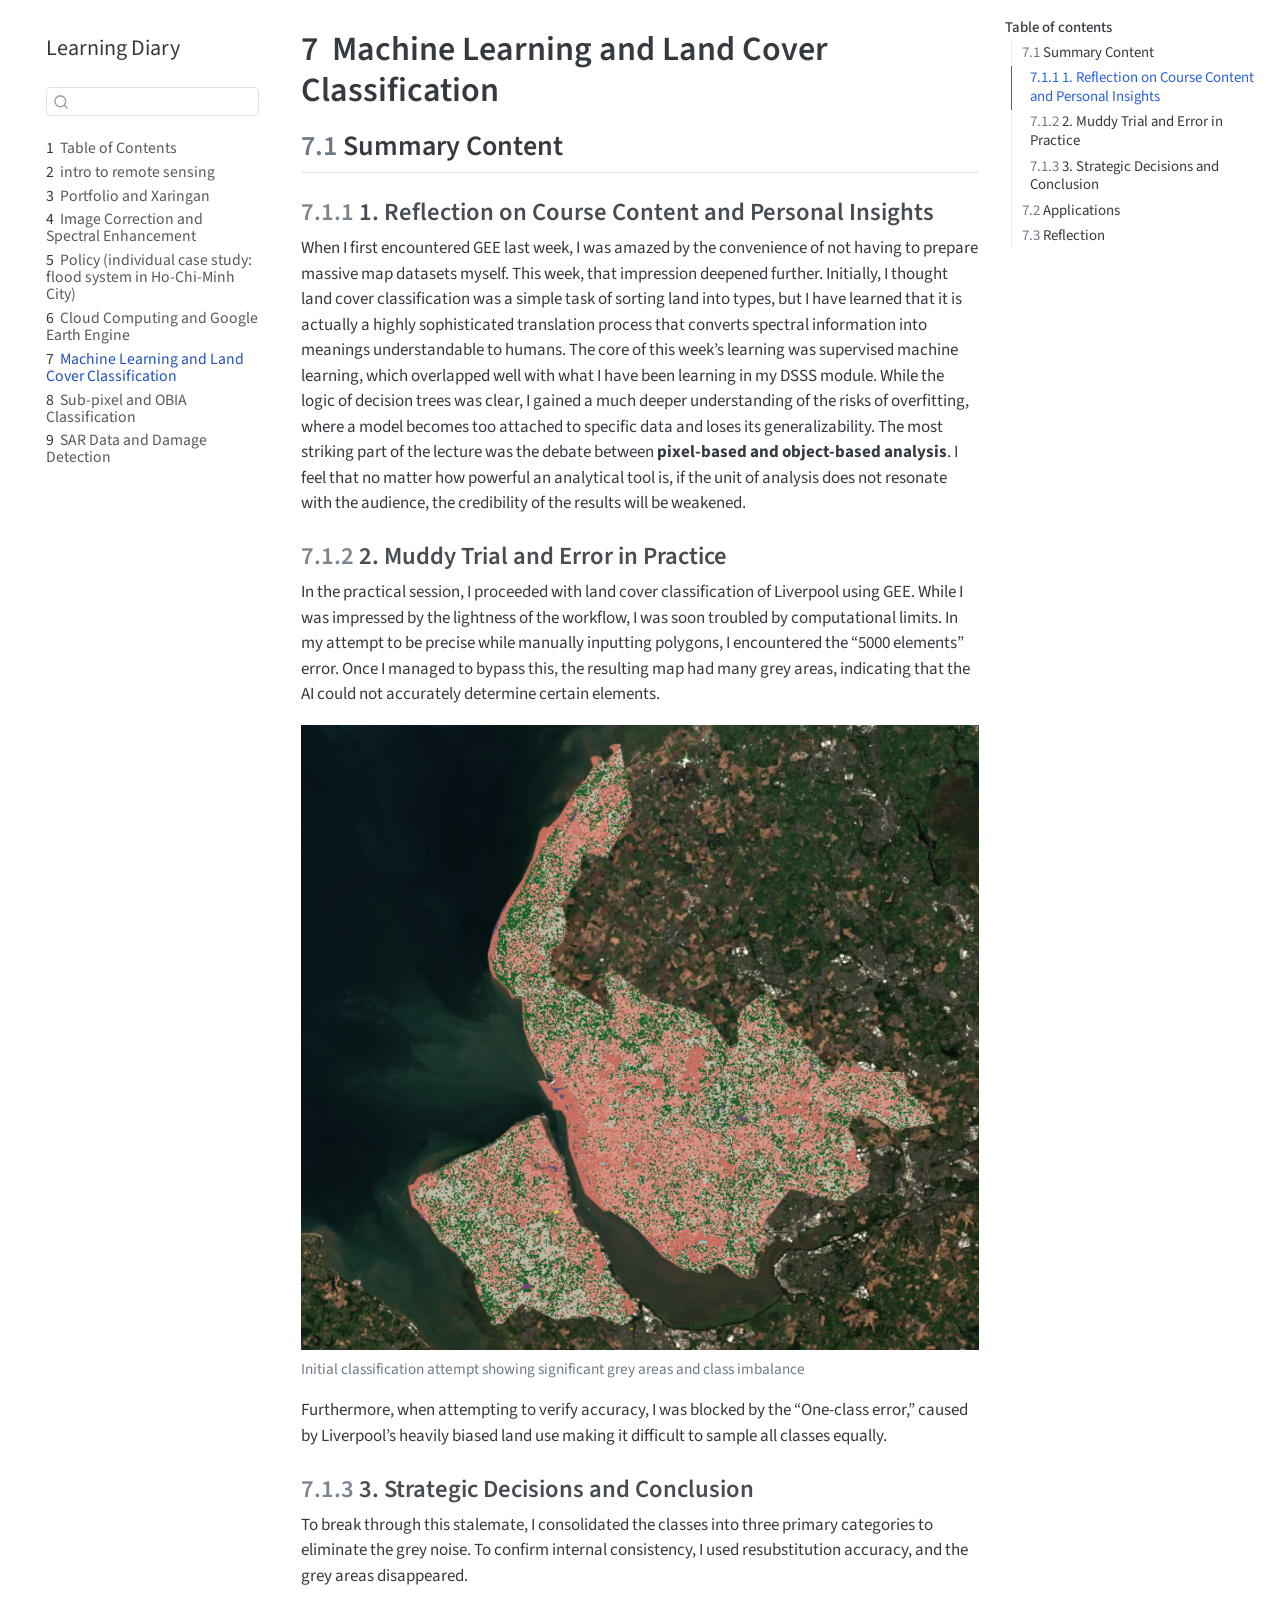
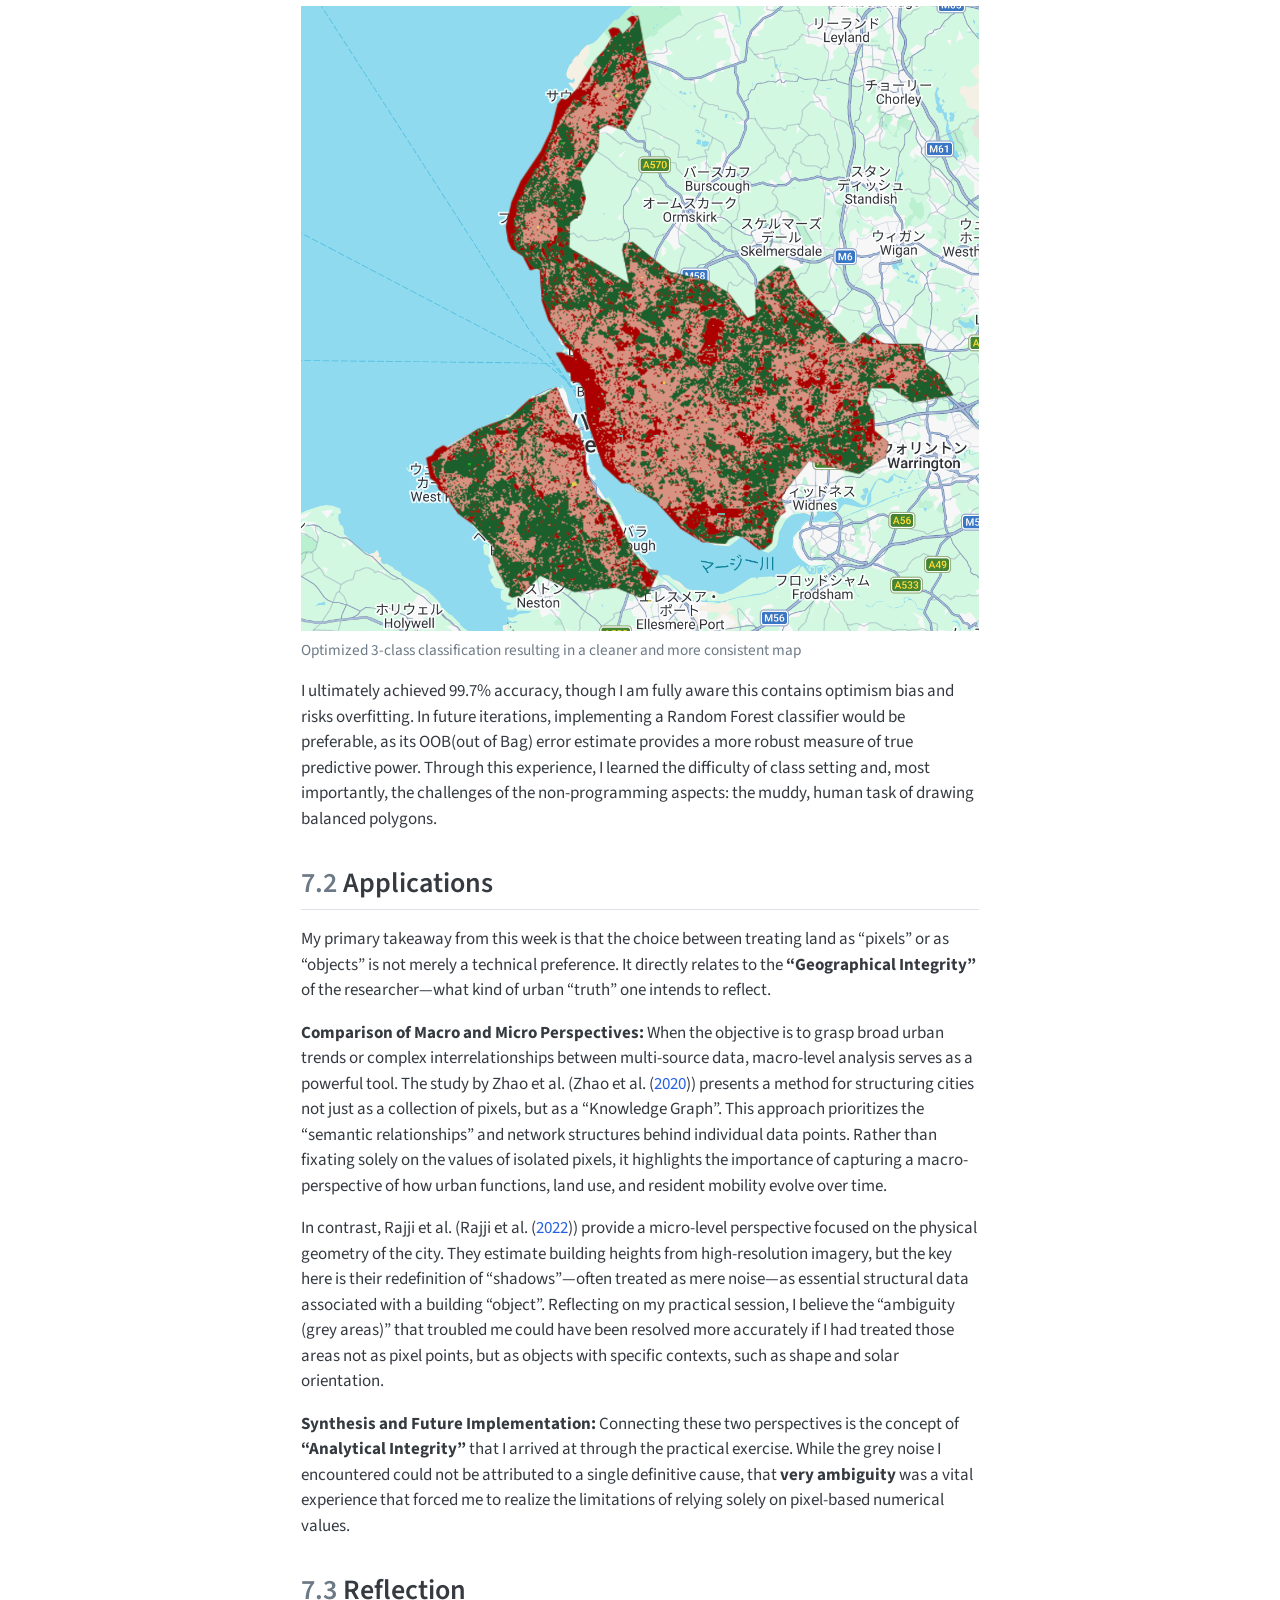
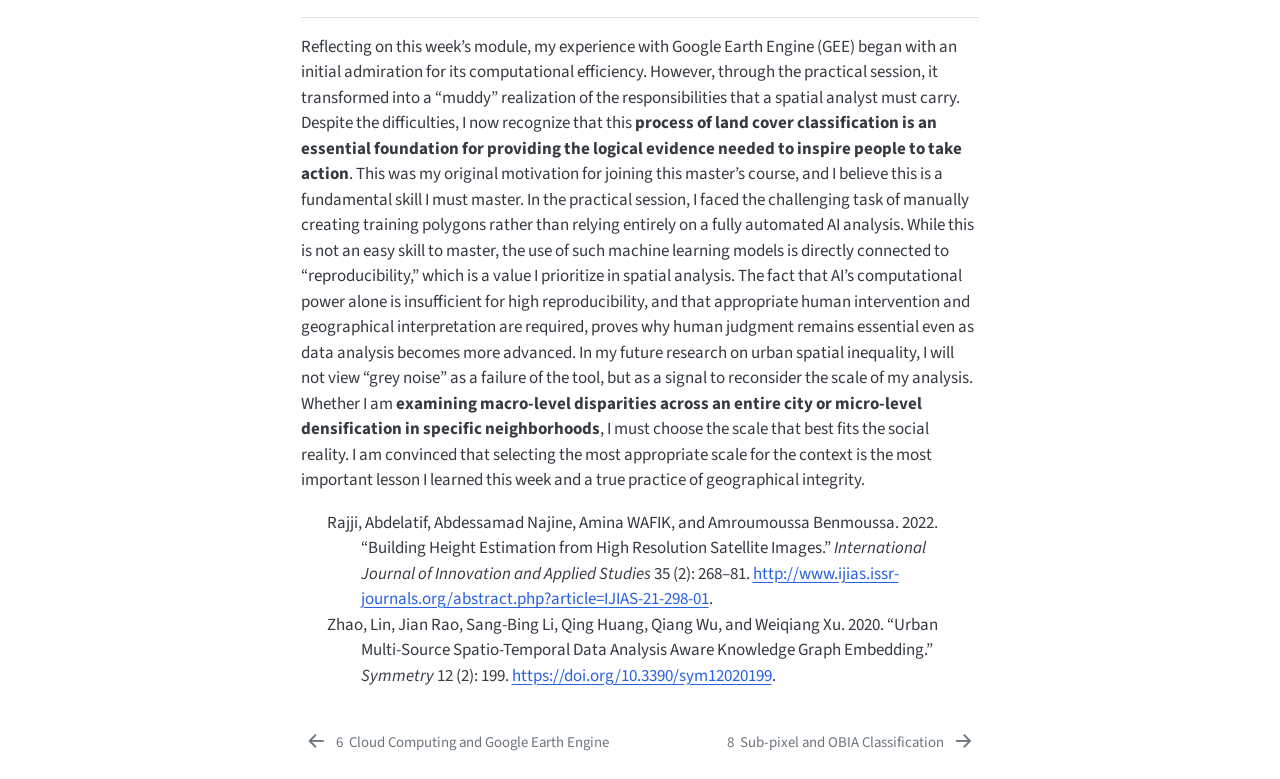
<file: docs/week6.html>
<!DOCTYPE html>
<html xmlns="http://www.w3.org/1999/xhtml" lang="en" xml:lang="en"><head>

<meta charset="utf-8">
<meta name="generator" content="quarto-1.8.27">

<meta name="viewport" content="width=device-width, initial-scale=1.0, user-scalable=yes">


<title>7&nbsp; Machine Learning and Land Cover Classification – Learning Diary</title>
<style>
code{white-space: pre-wrap;}
span.smallcaps{font-variant: small-caps;}
div.columns{display: flex; gap: min(4vw, 1.5em);}
div.column{flex: auto; overflow-x: auto;}
div.hanging-indent{margin-left: 1.5em; text-indent: -1.5em;}
ul.task-list{list-style: none;}
ul.task-list li input[type="checkbox"] {
  width: 0.8em;
  margin: 0 0.8em 0.2em -1em; /* quarto-specific, see https://github.com/quarto-dev/quarto-cli/issues/4556 */ 
  vertical-align: middle;
}
/* CSS for citations */
div.csl-bib-body { }
div.csl-entry {
  clear: both;
  margin-bottom: 0em;
}
.hanging-indent div.csl-entry {
  margin-left:2em;
  text-indent:-2em;
}
div.csl-left-margin {
  min-width:2em;
  float:left;
}
div.csl-right-inline {
  margin-left:2em;
  padding-left:1em;
}
div.csl-indent {
  margin-left: 2em;
}</style>


<script src="site_libs/quarto-nav/quarto-nav.js"></script>
<script src="site_libs/quarto-nav/headroom.min.js"></script>
<script src="site_libs/clipboard/clipboard.min.js"></script>
<script src="site_libs/quarto-search/autocomplete.umd.js"></script>
<script src="site_libs/quarto-search/fuse.min.js"></script>
<script src="site_libs/quarto-search/quarto-search.js"></script>
<meta name="quarto:offset" content="./">
<link href="./week7.html" rel="next">
<link href="./week5.html" rel="prev">
<script src="site_libs/quarto-html/quarto.js" type="module"></script>
<script src="site_libs/quarto-html/tabsets/tabsets.js" type="module"></script>
<script src="site_libs/quarto-html/axe/axe-check.js" type="module"></script>
<script src="site_libs/quarto-html/popper.min.js"></script>
<script src="site_libs/quarto-html/tippy.umd.min.js"></script>
<script src="site_libs/quarto-html/anchor.min.js"></script>
<link href="site_libs/quarto-html/tippy.css" rel="stylesheet">
<link href="site_libs/quarto-html/quarto-syntax-highlighting-ed96de9b727972fe78a7b5d16c58bf87.css" rel="stylesheet" id="quarto-text-highlighting-styles">
<script src="site_libs/bootstrap/bootstrap.min.js"></script>
<link href="site_libs/bootstrap/bootstrap-icons.css" rel="stylesheet">
<link href="site_libs/bootstrap/bootstrap-27c261d06b905028a18691de25d09dde.min.css" rel="stylesheet" append-hash="true" id="quarto-bootstrap" data-mode="light">
<script id="quarto-search-options" type="application/json">{
  "location": "sidebar",
  "copy-button": false,
  "collapse-after": 3,
  "panel-placement": "start",
  "type": "textbox",
  "limit": 50,
  "keyboard-shortcut": [
    "f",
    "/",
    "s"
  ],
  "show-item-context": false,
  "language": {
    "search-no-results-text": "No results",
    "search-matching-documents-text": "matching documents",
    "search-copy-link-title": "Copy link to search",
    "search-hide-matches-text": "Hide additional matches",
    "search-more-match-text": "more match in this document",
    "search-more-matches-text": "more matches in this document",
    "search-clear-button-title": "Clear",
    "search-text-placeholder": "",
    "search-detached-cancel-button-title": "Cancel",
    "search-submit-button-title": "Submit",
    "search-label": "Search"
  }
}</script>


</head>

<body class="nav-sidebar floating quarto-light">

<div id="quarto-search-results"></div>
  <header id="quarto-header" class="headroom fixed-top">
  <nav class="quarto-secondary-nav">
    <div class="container-fluid d-flex">
      <button type="button" class="quarto-btn-toggle btn" data-bs-toggle="collapse" role="button" data-bs-target=".quarto-sidebar-collapse-item" aria-controls="quarto-sidebar" aria-expanded="false" aria-label="Toggle sidebar navigation" onclick="if (window.quartoToggleHeadroom) { window.quartoToggleHeadroom(); }">
        <i class="bi bi-layout-text-sidebar-reverse"></i>
      </button>
        <nav class="quarto-page-breadcrumbs" aria-label="breadcrumb"><ol class="breadcrumb"><li class="breadcrumb-item"><a href="./week6.html"><span class="chapter-number">7</span>&nbsp; <span class="chapter-title">Machine Learning and Land Cover Classification</span></a></li></ol></nav>
        <a class="flex-grow-1" role="navigation" data-bs-toggle="collapse" data-bs-target=".quarto-sidebar-collapse-item" aria-controls="quarto-sidebar" aria-expanded="false" aria-label="Toggle sidebar navigation" onclick="if (window.quartoToggleHeadroom) { window.quartoToggleHeadroom(); }">      
        </a>
      <button type="button" class="btn quarto-search-button" aria-label="Search" onclick="window.quartoOpenSearch();">
        <i class="bi bi-search"></i>
      </button>
    </div>
  </nav>
</header>
<!-- content -->
<div id="quarto-content" class="quarto-container page-columns page-rows-contents page-layout-article">
<!-- sidebar -->
  <nav id="quarto-sidebar" class="sidebar collapse collapse-horizontal quarto-sidebar-collapse-item sidebar-navigation floating overflow-auto">
    <div class="pt-lg-2 mt-2 text-left sidebar-header">
    <div class="sidebar-title mb-0 py-0">
      <a href="./">Learning Diary</a> 
    </div>
      </div>
        <div class="mt-2 flex-shrink-0 align-items-center">
        <div class="sidebar-search">
        <div id="quarto-search" class="" title="Search"></div>
        </div>
        </div>
    <div class="sidebar-menu-container"> 
    <ul class="list-unstyled mt-1">
        <li class="sidebar-item">
  <div class="sidebar-item-container"> 
  <a href="./index.html" class="sidebar-item-text sidebar-link">
 <span class="menu-text"><span class="chapter-number">1</span>&nbsp; <span class="chapter-title">Table of Contents</span></span></a>
  </div>
</li>
        <li class="sidebar-item">
  <div class="sidebar-item-container"> 
  <a href="./week1.html" class="sidebar-item-text sidebar-link">
 <span class="menu-text"><span class="chapter-number">2</span>&nbsp; <span class="chapter-title">intro to remote sensing</span></span></a>
  </div>
</li>
        <li class="sidebar-item">
  <div class="sidebar-item-container"> 
  <a href="./week2.html" class="sidebar-item-text sidebar-link">
 <span class="menu-text"><span class="chapter-number">3</span>&nbsp; <span class="chapter-title">Portfolio and Xaringan</span></span></a>
  </div>
</li>
        <li class="sidebar-item">
  <div class="sidebar-item-container"> 
  <a href="./week3.html" class="sidebar-item-text sidebar-link">
 <span class="menu-text"><span class="chapter-number">4</span>&nbsp; <span class="chapter-title">Image Correction and Spectral Enhancement</span></span></a>
  </div>
</li>
        <li class="sidebar-item">
  <div class="sidebar-item-container"> 
  <a href="./week4.html" class="sidebar-item-text sidebar-link">
 <span class="menu-text"><span class="chapter-number">5</span>&nbsp; <span class="chapter-title">Policy (individual case study: flood system in Ho-Chi-Minh City)</span></span></a>
  </div>
</li>
        <li class="sidebar-item">
  <div class="sidebar-item-container"> 
  <a href="./week5.html" class="sidebar-item-text sidebar-link">
 <span class="menu-text"><span class="chapter-number">6</span>&nbsp; <span class="chapter-title">Cloud Computing and Google Earth Engine</span></span></a>
  </div>
</li>
        <li class="sidebar-item">
  <div class="sidebar-item-container"> 
  <a href="./week6.html" class="sidebar-item-text sidebar-link active">
 <span class="menu-text"><span class="chapter-number">7</span>&nbsp; <span class="chapter-title">Machine Learning and Land Cover Classification</span></span></a>
  </div>
</li>
        <li class="sidebar-item">
  <div class="sidebar-item-container"> 
  <a href="./week7.html" class="sidebar-item-text sidebar-link">
 <span class="menu-text"><span class="chapter-number">8</span>&nbsp; <span class="chapter-title">Sub-pixel and OBIA Classification</span></span></a>
  </div>
</li>
        <li class="sidebar-item">
  <div class="sidebar-item-container"> 
  <a href="./week8.html" class="sidebar-item-text sidebar-link">
 <span class="menu-text"><span class="chapter-number">9</span>&nbsp; <span class="chapter-title">SAR Data and Damage Detection</span></span></a>
  </div>
</li>
    </ul>
    </div>
</nav>
<div id="quarto-sidebar-glass" class="quarto-sidebar-collapse-item" data-bs-toggle="collapse" data-bs-target=".quarto-sidebar-collapse-item"></div>
<!-- margin-sidebar -->
    <div id="quarto-margin-sidebar" class="sidebar margin-sidebar">
        <nav id="TOC" role="doc-toc" class="toc-active">
    <h2 id="toc-title">Table of contents</h2>
   
  <ul>
  <li><a href="#summary-content" id="toc-summary-content" class="nav-link active" data-scroll-target="#summary-content"><span class="header-section-number">7.1</span> Summary Content</a>
  <ul class="collapse">
  <li><a href="#reflection-on-course-content-and-personal-insights" id="toc-reflection-on-course-content-and-personal-insights" class="nav-link" data-scroll-target="#reflection-on-course-content-and-personal-insights"><span class="header-section-number">7.1.1</span> 1. Reflection on Course Content and Personal Insights</a></li>
  <li><a href="#muddy-trial-and-error-in-practice" id="toc-muddy-trial-and-error-in-practice" class="nav-link" data-scroll-target="#muddy-trial-and-error-in-practice"><span class="header-section-number">7.1.2</span> 2. Muddy Trial and Error in Practice</a></li>
  <li><a href="#strategic-decisions-and-conclusion" id="toc-strategic-decisions-and-conclusion" class="nav-link" data-scroll-target="#strategic-decisions-and-conclusion"><span class="header-section-number">7.1.3</span> 3. Strategic Decisions and Conclusion</a></li>
  </ul></li>
  <li><a href="#applications" id="toc-applications" class="nav-link" data-scroll-target="#applications"><span class="header-section-number">7.2</span> Applications</a></li>
  <li><a href="#reflection" id="toc-reflection" class="nav-link" data-scroll-target="#reflection"><span class="header-section-number">7.3</span> Reflection</a></li>
  </ul>
</nav>
    </div>
<!-- main -->
<main class="content" id="quarto-document-content">

<header id="title-block-header" class="quarto-title-block default">
<div class="quarto-title">
<h1 class="title"><span class="chapter-number">7</span>&nbsp; <span class="chapter-title">Machine Learning and Land Cover Classification</span></h1>
</div>



<div class="quarto-title-meta">

    
  
    
  </div>
  


</header>


<section id="summary-content" class="level2" data-number="7.1">
<h2 data-number="7.1" class="anchored" data-anchor-id="summary-content"><span class="header-section-number">7.1</span> Summary Content</h2>
<section id="reflection-on-course-content-and-personal-insights" class="level3" data-number="7.1.1">
<h3 data-number="7.1.1" class="anchored" data-anchor-id="reflection-on-course-content-and-personal-insights"><span class="header-section-number">7.1.1</span> 1. Reflection on Course Content and Personal Insights</h3>
<p>When I first encountered GEE last week, I was amazed by the convenience of not having to prepare massive map datasets myself. This week, that impression deepened further. Initially, I thought land cover classification was a simple task of sorting land into types, but I have learned that it is actually a highly sophisticated translation process that converts spectral information into meanings understandable to humans. The core of this week’s learning was supervised machine learning, which overlapped well with what I have been learning in my DSSS module. While the logic of decision trees was clear, I gained a much deeper understanding of the risks of overfitting, where a model becomes too attached to specific data and loses its generalizability. The most striking part of the lecture was the debate between <strong>pixel-based and object-based analysis</strong>. I feel that no matter how powerful an analytical tool is, if the unit of analysis does not resonate with the audience, the credibility of the results will be weakened.</p>
</section>
<section id="muddy-trial-and-error-in-practice" class="level3" data-number="7.1.2">
<h3 data-number="7.1.2" class="anchored" data-anchor-id="muddy-trial-and-error-in-practice"><span class="header-section-number">7.1.2</span> 2. Muddy Trial and Error in Practice</h3>
<p>In the practical session, I proceeded with land cover classification of Liverpool using GEE. While I was impressed by the lightness of the workflow, I was soon troubled by computational limits. In my attempt to be precise while manually inputting polygons, I encountered the “5000 elements” error. Once I managed to bypass this, the resulting map had many grey areas, indicating that the AI could not accurately determine certain elements.</p>
<div class="quarto-figure quarto-figure-center">
<figure class="figure">
<p><img src="img/liverpool.png" class="img-fluid figure-img"></p>
<figcaption>Initial classification attempt showing significant grey areas and class imbalance</figcaption>
</figure>
</div>
<p>Furthermore, when attempting to verify accuracy, I was blocked by the “One-class error,” caused by Liverpool’s heavily biased land use making it difficult to sample all classes equally.</p>
</section>
<section id="strategic-decisions-and-conclusion" class="level3" data-number="7.1.3">
<h3 data-number="7.1.3" class="anchored" data-anchor-id="strategic-decisions-and-conclusion"><span class="header-section-number">7.1.3</span> 3. Strategic Decisions and Conclusion</h3>
<p>To break through this stalemate, I consolidated the classes into three primary categories to eliminate the grey noise. To confirm internal consistency, I used resubstitution accuracy, and the grey areas disappeared.</p>
<div class="quarto-figure quarto-figure-center">
<figure class="figure">
<p><img src="img/liverpool2.png" class="img-fluid figure-img"></p>
<figcaption>Optimized 3-class classification resulting in a cleaner and more consistent map</figcaption>
</figure>
</div>
<p>I ultimately achieved 99.7% accuracy, though I am fully aware this contains optimism bias and risks overfitting. In future iterations, implementing a Random Forest classifier would be preferable, as its OOB(out of Bag) error estimate provides a more robust measure of true predictive power. Through this experience, I learned the difficulty of class setting and, most importantly, the challenges of the non-programming aspects: the muddy, human task of drawing balanced polygons.</p>
</section>
</section>
<section id="applications" class="level2" data-number="7.2">
<h2 data-number="7.2" class="anchored" data-anchor-id="applications"><span class="header-section-number">7.2</span> Applications</h2>
<p>My primary takeaway from this week is that the choice between treating land as “pixels” or as “objects” is not merely a technical preference. It directly relates to the <strong>“Geographical Integrity”</strong> of the researcher—what kind of urban “truth” one intends to reflect.</p>
<p><strong>Comparison of Macro and Micro Perspectives:</strong> When the objective is to grasp broad urban trends or complex interrelationships between multi-source data, macro-level analysis serves as a powerful tool. The study by Zhao et al.&nbsp;(<span class="citation" data-cites="zhao2020">Zhao et al. (<a href="#ref-zhao2020" role="doc-biblioref">2020</a>)</span>) presents a method for structuring cities not just as a collection of pixels, but as a “Knowledge Graph”. This approach prioritizes the “semantic relationships” and network structures behind individual data points. Rather than fixating solely on the values of isolated pixels, it highlights the importance of capturing a macro-perspective of how urban functions, land use, and resident mobility evolve over time.</p>
<p>In contrast, Rajji et al.&nbsp;(<span class="citation" data-cites="rajji2022">Rajji et al. (<a href="#ref-rajji2022" role="doc-biblioref">2022</a>)</span>) provide a micro-level perspective focused on the physical geometry of the city. They estimate building heights from high-resolution imagery, but the key here is their redefinition of “shadows”—often treated as mere noise—as essential structural data associated with a building “object”. Reflecting on my practical session, I believe the “ambiguity (grey areas)” that troubled me could have been resolved more accurately if I had treated those areas not as pixel points, but as objects with specific contexts, such as shape and solar orientation.</p>
<p><strong>Synthesis and Future Implementation:</strong> Connecting these two perspectives is the concept of <strong>“Analytical Integrity”</strong> that I arrived at through the practical exercise. While the grey noise I encountered could not be attributed to a single definitive cause, that <strong>very ambiguity</strong> was a vital experience that forced me to realize the limitations of relying solely on pixel-based numerical values.</p>
</section>
<section id="reflection" class="level2" data-number="7.3">
<h2 data-number="7.3" class="anchored" data-anchor-id="reflection"><span class="header-section-number">7.3</span> Reflection</h2>
<p>Reflecting on this week’s module, my experience with Google Earth Engine (GEE) began with an initial admiration for its computational efficiency. However, through the practical session, it transformed into a “muddy” realization of the responsibilities that a spatial analyst must carry. Despite the difficulties, I now recognize that this <strong>process of land cover classification is an essential foundation for providing the logical evidence needed to inspire people to take action</strong>. This was my original motivation for joining this master’s course, and I believe this is a fundamental skill I must master. In the practical session, I faced the challenging task of manually creating training polygons rather than relying entirely on a fully automated AI analysis. While this is not an easy skill to master, the use of such machine learning models is directly connected to “reproducibility,” which is a value I prioritize in spatial analysis. The fact that AI’s computational power alone is insufficient for high reproducibility, and that appropriate human intervention and geographical interpretation are required, proves why human judgment remains essential even as data analysis becomes more advanced. In my future research on urban spatial inequality, I will not view “grey noise” as a failure of the tool, but as a signal to reconsider the scale of my analysis. Whether I am <strong>examining macro-level disparities across an entire city or micro-level densification in specific neighborhoods</strong>, I must choose the scale that best fits the social reality. I am convinced that selecting the most appropriate scale for the context is the most important lesson I learned this week and a true practice of geographical integrity.</p>


<div id="refs" class="references csl-bib-body hanging-indent" data-entry-spacing="0" role="list">
<div id="ref-rajji2022" class="csl-entry" role="listitem">
Rajji, Abdelatif, Abdessamad Najine, Amina WAFIK, and Amroumoussa Benmoussa. 2022. <span>“Building Height Estimation from High Resolution Satellite Images.”</span> <em>International Journal of Innovation and Applied Studies</em> 35 (2): 268–81. <a href="http://www.ijias.issr-journals.org/abstract.php?article=IJIAS-21-298-01">http://www.ijias.issr-journals.org/abstract.php?article=IJIAS-21-298-01</a>.
</div>
<div id="ref-zhao2020" class="csl-entry" role="listitem">
Zhao, Lin, Jian Rao, Sang-Bing Li, Qing Huang, Qiang Wu, and Weiqiang Xu. 2020. <span>“Urban Multi-Source Spatio-Temporal Data Analysis Aware Knowledge Graph Embedding.”</span> <em>Symmetry</em> 12 (2): 199. <a href="https://doi.org/10.3390/sym12020199">https://doi.org/10.3390/sym12020199</a>.
</div>
</div>
</section>

</main> <!-- /main -->
<script id="quarto-html-after-body" type="application/javascript">
  window.document.addEventListener("DOMContentLoaded", function (event) {
    const icon = "";
    const anchorJS = new window.AnchorJS();
    anchorJS.options = {
      placement: 'right',
      icon: icon
    };
    anchorJS.add('.anchored');
    const isCodeAnnotation = (el) => {
      for (const clz of el.classList) {
        if (clz.startsWith('code-annotation-')) {                     
          return true;
        }
      }
      return false;
    }
    const onCopySuccess = function(e) {
      // button target
      const button = e.trigger;
      // don't keep focus
      button.blur();
      // flash "checked"
      button.classList.add('code-copy-button-checked');
      var currentTitle = button.getAttribute("title");
      button.setAttribute("title", "Copied!");
      let tooltip;
      if (window.bootstrap) {
        button.setAttribute("data-bs-toggle", "tooltip");
        button.setAttribute("data-bs-placement", "left");
        button.setAttribute("data-bs-title", "Copied!");
        tooltip = new bootstrap.Tooltip(button, 
          { trigger: "manual", 
            customClass: "code-copy-button-tooltip",
            offset: [0, -8]});
        tooltip.show();    
      }
      setTimeout(function() {
        if (tooltip) {
          tooltip.hide();
          button.removeAttribute("data-bs-title");
          button.removeAttribute("data-bs-toggle");
          button.removeAttribute("data-bs-placement");
        }
        button.setAttribute("title", currentTitle);
        button.classList.remove('code-copy-button-checked');
      }, 1000);
      // clear code selection
      e.clearSelection();
    }
    const getTextToCopy = function(trigger) {
      const outerScaffold = trigger.parentElement.cloneNode(true);
      const codeEl = outerScaffold.querySelector('code');
      for (const childEl of codeEl.children) {
        if (isCodeAnnotation(childEl)) {
          childEl.remove();
        }
      }
      return codeEl.innerText;
    }
    const clipboard = new window.ClipboardJS('.code-copy-button:not([data-in-quarto-modal])', {
      text: getTextToCopy
    });
    clipboard.on('success', onCopySuccess);
    if (window.document.getElementById('quarto-embedded-source-code-modal')) {
      const clipboardModal = new window.ClipboardJS('.code-copy-button[data-in-quarto-modal]', {
        text: getTextToCopy,
        container: window.document.getElementById('quarto-embedded-source-code-modal')
      });
      clipboardModal.on('success', onCopySuccess);
    }
      var localhostRegex = new RegExp(/^(?:http|https):\/\/localhost\:?[0-9]*\//);
      var mailtoRegex = new RegExp(/^mailto:/);
        var filterRegex = new RegExp('/' + window.location.host + '/');
      var isInternal = (href) => {
          return filterRegex.test(href) || localhostRegex.test(href) || mailtoRegex.test(href);
      }
      // Inspect non-navigation links and adorn them if external
     var links = window.document.querySelectorAll('a[href]:not(.nav-link):not(.navbar-brand):not(.toc-action):not(.sidebar-link):not(.sidebar-item-toggle):not(.pagination-link):not(.no-external):not([aria-hidden]):not(.dropdown-item):not(.quarto-navigation-tool):not(.about-link)');
      for (var i=0; i<links.length; i++) {
        const link = links[i];
        if (!isInternal(link.href)) {
          // undo the damage that might have been done by quarto-nav.js in the case of
          // links that we want to consider external
          if (link.dataset.originalHref !== undefined) {
            link.href = link.dataset.originalHref;
          }
        }
      }
    function tippyHover(el, contentFn, onTriggerFn, onUntriggerFn) {
      const config = {
        allowHTML: true,
        maxWidth: 500,
        delay: 100,
        arrow: false,
        appendTo: function(el) {
            return el.parentElement;
        },
        interactive: true,
        interactiveBorder: 10,
        theme: 'quarto',
        placement: 'bottom-start',
      };
      if (contentFn) {
        config.content = contentFn;
      }
      if (onTriggerFn) {
        config.onTrigger = onTriggerFn;
      }
      if (onUntriggerFn) {
        config.onUntrigger = onUntriggerFn;
      }
      window.tippy(el, config); 
    }
    const noterefs = window.document.querySelectorAll('a[role="doc-noteref"]');
    for (var i=0; i<noterefs.length; i++) {
      const ref = noterefs[i];
      tippyHover(ref, function() {
        // use id or data attribute instead here
        let href = ref.getAttribute('data-footnote-href') || ref.getAttribute('href');
        try { href = new URL(href).hash; } catch {}
        const id = href.replace(/^#\/?/, "");
        const note = window.document.getElementById(id);
        if (note) {
          return note.innerHTML;
        } else {
          return "";
        }
      });
    }
    const xrefs = window.document.querySelectorAll('a.quarto-xref');
    const processXRef = (id, note) => {
      // Strip column container classes
      const stripColumnClz = (el) => {
        el.classList.remove("page-full", "page-columns");
        if (el.children) {
          for (const child of el.children) {
            stripColumnClz(child);
          }
        }
      }
      stripColumnClz(note)
      if (id === null || id.startsWith('sec-')) {
        // Special case sections, only their first couple elements
        const container = document.createElement("div");
        if (note.children && note.children.length > 2) {
          container.appendChild(note.children[0].cloneNode(true));
          for (let i = 1; i < note.children.length; i++) {
            const child = note.children[i];
            if (child.tagName === "P" && child.innerText === "") {
              continue;
            } else {
              container.appendChild(child.cloneNode(true));
              break;
            }
          }
          if (window.Quarto?.typesetMath) {
            window.Quarto.typesetMath(container);
          }
          return container.innerHTML
        } else {
          if (window.Quarto?.typesetMath) {
            window.Quarto.typesetMath(note);
          }
          return note.innerHTML;
        }
      } else {
        // Remove any anchor links if they are present
        const anchorLink = note.querySelector('a.anchorjs-link');
        if (anchorLink) {
          anchorLink.remove();
        }
        if (window.Quarto?.typesetMath) {
          window.Quarto.typesetMath(note);
        }
        if (note.classList.contains("callout")) {
          return note.outerHTML;
        } else {
          return note.innerHTML;
        }
      }
    }
    for (var i=0; i<xrefs.length; i++) {
      const xref = xrefs[i];
      tippyHover(xref, undefined, function(instance) {
        instance.disable();
        let url = xref.getAttribute('href');
        let hash = undefined; 
        if (url.startsWith('#')) {
          hash = url;
        } else {
          try { hash = new URL(url).hash; } catch {}
        }
        if (hash) {
          const id = hash.replace(/^#\/?/, "");
          const note = window.document.getElementById(id);
          if (note !== null) {
            try {
              const html = processXRef(id, note.cloneNode(true));
              instance.setContent(html);
            } finally {
              instance.enable();
              instance.show();
            }
          } else {
            // See if we can fetch this
            fetch(url.split('#')[0])
            .then(res => res.text())
            .then(html => {
              const parser = new DOMParser();
              const htmlDoc = parser.parseFromString(html, "text/html");
              const note = htmlDoc.getElementById(id);
              if (note !== null) {
                const html = processXRef(id, note);
                instance.setContent(html);
              } 
            }).finally(() => {
              instance.enable();
              instance.show();
            });
          }
        } else {
          // See if we can fetch a full url (with no hash to target)
          // This is a special case and we should probably do some content thinning / targeting
          fetch(url)
          .then(res => res.text())
          .then(html => {
            const parser = new DOMParser();
            const htmlDoc = parser.parseFromString(html, "text/html");
            const note = htmlDoc.querySelector('main.content');
            if (note !== null) {
              // This should only happen for chapter cross references
              // (since there is no id in the URL)
              // remove the first header
              if (note.children.length > 0 && note.children[0].tagName === "HEADER") {
                note.children[0].remove();
              }
              const html = processXRef(null, note);
              instance.setContent(html);
            } 
          }).finally(() => {
            instance.enable();
            instance.show();
          });
        }
      }, function(instance) {
      });
    }
        let selectedAnnoteEl;
        const selectorForAnnotation = ( cell, annotation) => {
          let cellAttr = 'data-code-cell="' + cell + '"';
          let lineAttr = 'data-code-annotation="' +  annotation + '"';
          const selector = 'span[' + cellAttr + '][' + lineAttr + ']';
          return selector;
        }
        const selectCodeLines = (annoteEl) => {
          const doc = window.document;
          const targetCell = annoteEl.getAttribute("data-target-cell");
          const targetAnnotation = annoteEl.getAttribute("data-target-annotation");
          const annoteSpan = window.document.querySelector(selectorForAnnotation(targetCell, targetAnnotation));
          const lines = annoteSpan.getAttribute("data-code-lines").split(",");
          const lineIds = lines.map((line) => {
            return targetCell + "-" + line;
          })
          let top = null;
          let height = null;
          let parent = null;
          if (lineIds.length > 0) {
              //compute the position of the single el (top and bottom and make a div)
              const el = window.document.getElementById(lineIds[0]);
              top = el.offsetTop;
              height = el.offsetHeight;
              parent = el.parentElement.parentElement;
            if (lineIds.length > 1) {
              const lastEl = window.document.getElementById(lineIds[lineIds.length - 1]);
              const bottom = lastEl.offsetTop + lastEl.offsetHeight;
              height = bottom - top;
            }
            if (top !== null && height !== null && parent !== null) {
              // cook up a div (if necessary) and position it 
              let div = window.document.getElementById("code-annotation-line-highlight");
              if (div === null) {
                div = window.document.createElement("div");
                div.setAttribute("id", "code-annotation-line-highlight");
                div.style.position = 'absolute';
                parent.appendChild(div);
              }
              div.style.top = top - 2 + "px";
              div.style.height = height + 4 + "px";
              div.style.left = 0;
              let gutterDiv = window.document.getElementById("code-annotation-line-highlight-gutter");
              if (gutterDiv === null) {
                gutterDiv = window.document.createElement("div");
                gutterDiv.setAttribute("id", "code-annotation-line-highlight-gutter");
                gutterDiv.style.position = 'absolute';
                const codeCell = window.document.getElementById(targetCell);
                const gutter = codeCell.querySelector('.code-annotation-gutter');
                gutter.appendChild(gutterDiv);
              }
              gutterDiv.style.top = top - 2 + "px";
              gutterDiv.style.height = height + 4 + "px";
            }
            selectedAnnoteEl = annoteEl;
          }
        };
        const unselectCodeLines = () => {
          const elementsIds = ["code-annotation-line-highlight", "code-annotation-line-highlight-gutter"];
          elementsIds.forEach((elId) => {
            const div = window.document.getElementById(elId);
            if (div) {
              div.remove();
            }
          });
          selectedAnnoteEl = undefined;
        };
          // Handle positioning of the toggle
      window.addEventListener(
        "resize",
        throttle(() => {
          elRect = undefined;
          if (selectedAnnoteEl) {
            selectCodeLines(selectedAnnoteEl);
          }
        }, 10)
      );
      function throttle(fn, ms) {
      let throttle = false;
      let timer;
        return (...args) => {
          if(!throttle) { // first call gets through
              fn.apply(this, args);
              throttle = true;
          } else { // all the others get throttled
              if(timer) clearTimeout(timer); // cancel #2
              timer = setTimeout(() => {
                fn.apply(this, args);
                timer = throttle = false;
              }, ms);
          }
        };
      }
        // Attach click handler to the DT
        const annoteDls = window.document.querySelectorAll('dt[data-target-cell]');
        for (const annoteDlNode of annoteDls) {
          annoteDlNode.addEventListener('click', (event) => {
            const clickedEl = event.target;
            if (clickedEl !== selectedAnnoteEl) {
              unselectCodeLines();
              const activeEl = window.document.querySelector('dt[data-target-cell].code-annotation-active');
              if (activeEl) {
                activeEl.classList.remove('code-annotation-active');
              }
              selectCodeLines(clickedEl);
              clickedEl.classList.add('code-annotation-active');
            } else {
              // Unselect the line
              unselectCodeLines();
              clickedEl.classList.remove('code-annotation-active');
            }
          });
        }
    const findCites = (el) => {
      const parentEl = el.parentElement;
      if (parentEl) {
        const cites = parentEl.dataset.cites;
        if (cites) {
          return {
            el,
            cites: cites.split(' ')
          };
        } else {
          return findCites(el.parentElement)
        }
      } else {
        return undefined;
      }
    };
    var bibliorefs = window.document.querySelectorAll('a[role="doc-biblioref"]');
    for (var i=0; i<bibliorefs.length; i++) {
      const ref = bibliorefs[i];
      const citeInfo = findCites(ref);
      if (citeInfo) {
        tippyHover(citeInfo.el, function() {
          var popup = window.document.createElement('div');
          citeInfo.cites.forEach(function(cite) {
            var citeDiv = window.document.createElement('div');
            citeDiv.classList.add('hanging-indent');
            citeDiv.classList.add('csl-entry');
            var biblioDiv = window.document.getElementById('ref-' + cite);
            if (biblioDiv) {
              citeDiv.innerHTML = biblioDiv.innerHTML;
            }
            popup.appendChild(citeDiv);
          });
          return popup.innerHTML;
        });
      }
    }
  });
  </script>
<nav class="page-navigation">
  <div class="nav-page nav-page-previous">
      <a href="./week5.html" class="pagination-link" aria-label="Cloud Computing and Google Earth Engine">
        <i class="bi bi-arrow-left-short"></i> <span class="nav-page-text"><span class="chapter-number">6</span>&nbsp; <span class="chapter-title">Cloud Computing and Google Earth Engine</span></span>
      </a>          
  </div>
  <div class="nav-page nav-page-next">
      <a href="./week7.html" class="pagination-link" aria-label="Sub-pixel and OBIA Classification">
        <span class="nav-page-text"><span class="chapter-number">8</span>&nbsp; <span class="chapter-title">Sub-pixel and OBIA Classification</span></span> <i class="bi bi-arrow-right-short"></i>
      </a>
  </div>
</nav>
</div> <!-- /content -->




</body></html>
</file>
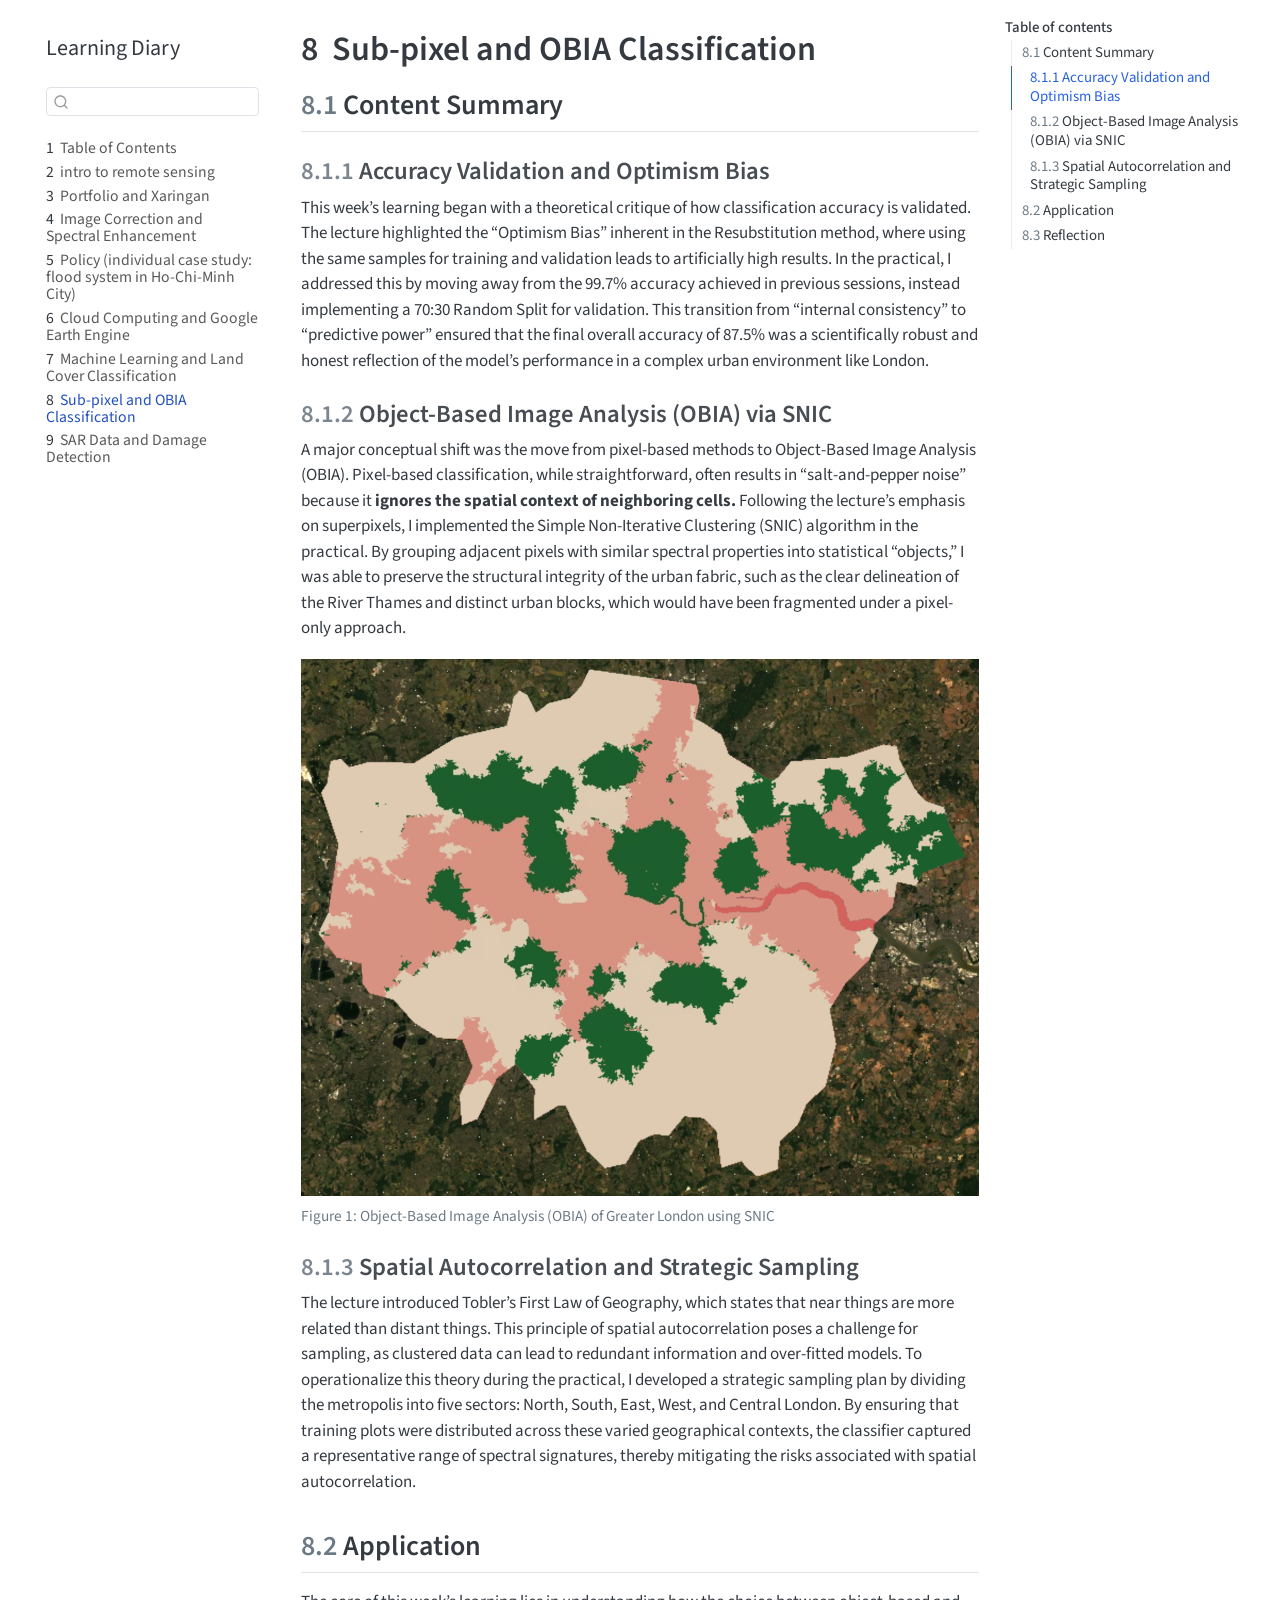
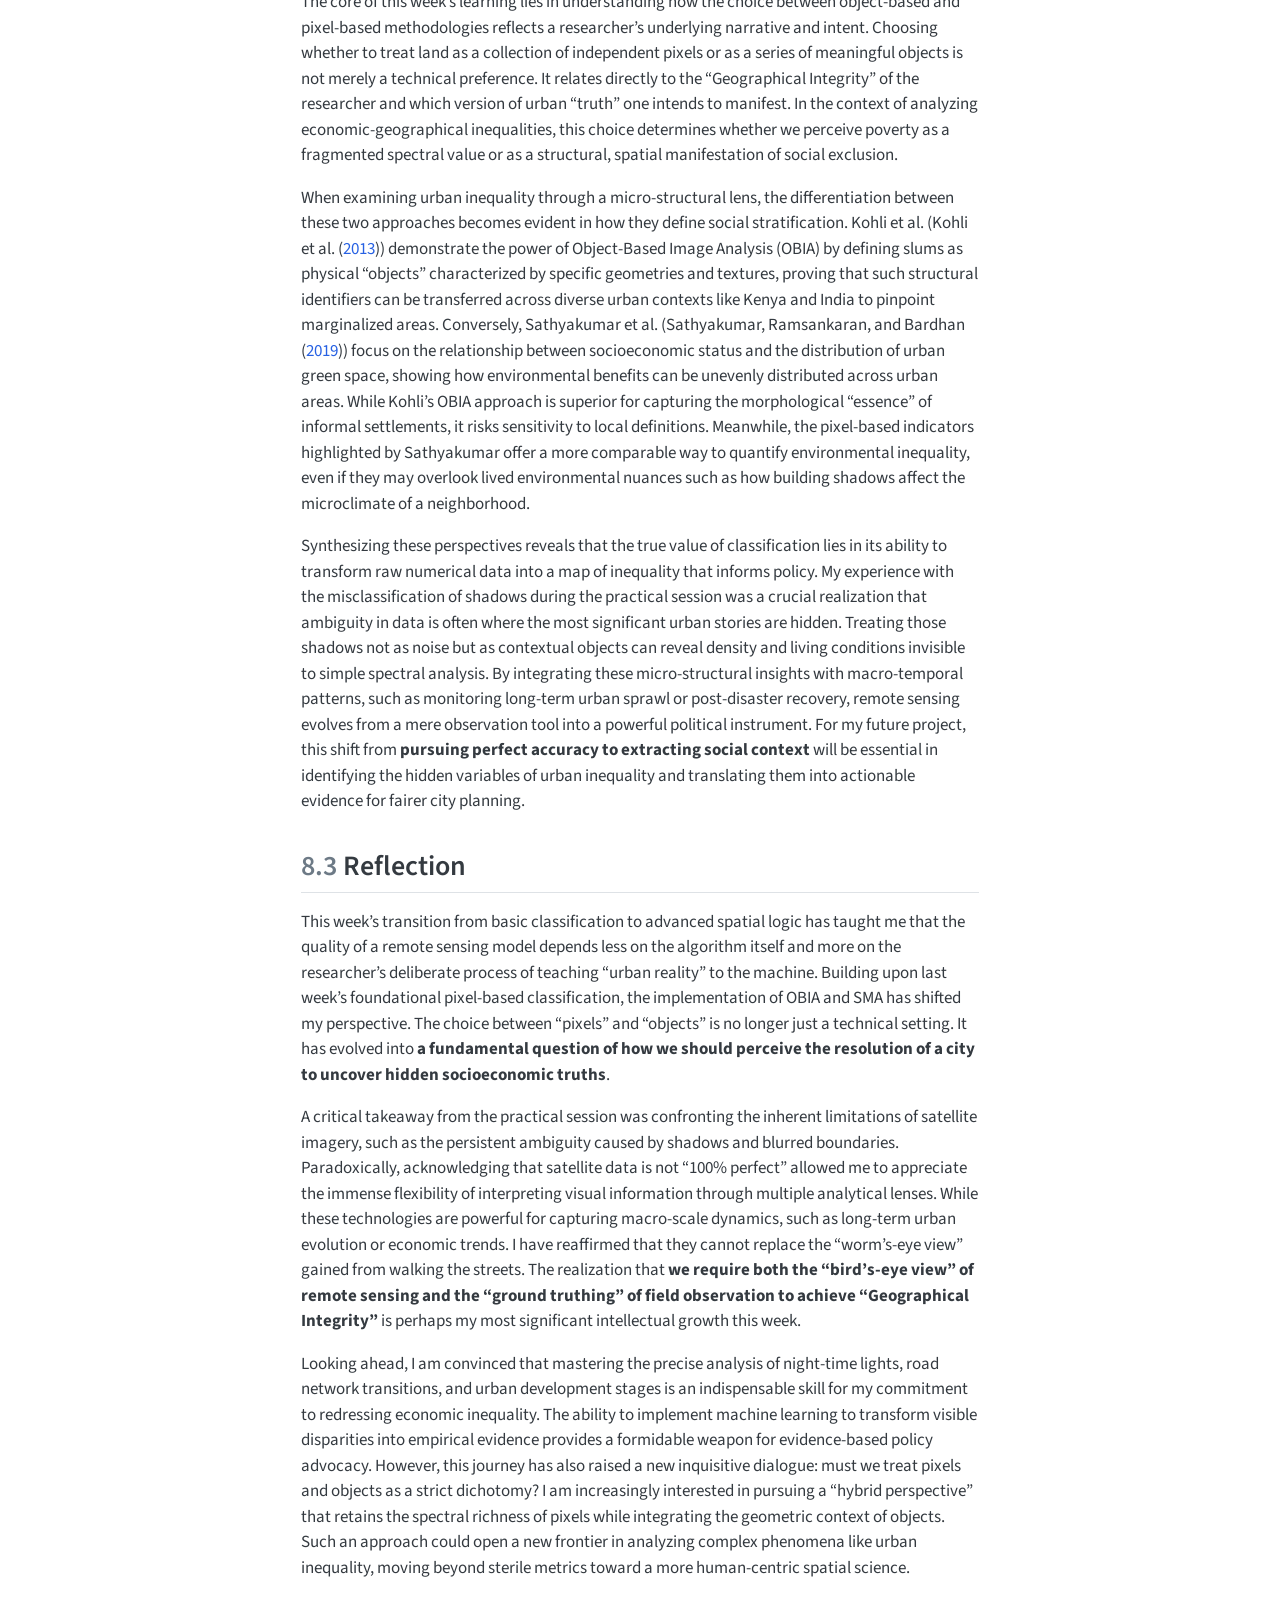
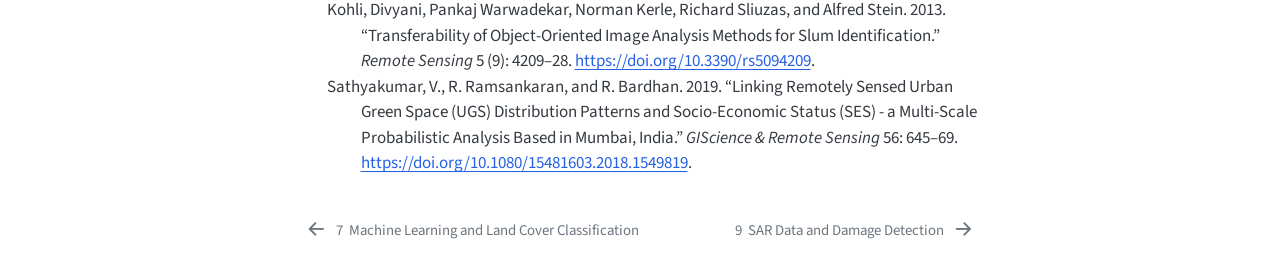
<file: docs/week7.html>
<!DOCTYPE html>
<html xmlns="http://www.w3.org/1999/xhtml" lang="en" xml:lang="en"><head>

<meta charset="utf-8">
<meta name="generator" content="quarto-1.8.27">

<meta name="viewport" content="width=device-width, initial-scale=1.0, user-scalable=yes">


<title>8&nbsp; Sub-pixel and OBIA Classification – Learning Diary</title>
<style>
code{white-space: pre-wrap;}
span.smallcaps{font-variant: small-caps;}
div.columns{display: flex; gap: min(4vw, 1.5em);}
div.column{flex: auto; overflow-x: auto;}
div.hanging-indent{margin-left: 1.5em; text-indent: -1.5em;}
ul.task-list{list-style: none;}
ul.task-list li input[type="checkbox"] {
  width: 0.8em;
  margin: 0 0.8em 0.2em -1em; /* quarto-specific, see https://github.com/quarto-dev/quarto-cli/issues/4556 */ 
  vertical-align: middle;
}
/* CSS for citations */
div.csl-bib-body { }
div.csl-entry {
  clear: both;
  margin-bottom: 0em;
}
.hanging-indent div.csl-entry {
  margin-left:2em;
  text-indent:-2em;
}
div.csl-left-margin {
  min-width:2em;
  float:left;
}
div.csl-right-inline {
  margin-left:2em;
  padding-left:1em;
}
div.csl-indent {
  margin-left: 2em;
}</style>


<script src="site_libs/quarto-nav/quarto-nav.js"></script>
<script src="site_libs/quarto-nav/headroom.min.js"></script>
<script src="site_libs/clipboard/clipboard.min.js"></script>
<script src="site_libs/quarto-search/autocomplete.umd.js"></script>
<script src="site_libs/quarto-search/fuse.min.js"></script>
<script src="site_libs/quarto-search/quarto-search.js"></script>
<meta name="quarto:offset" content="./">
<link href="./week8.html" rel="next">
<link href="./week6.html" rel="prev">
<script src="site_libs/quarto-html/quarto.js" type="module"></script>
<script src="site_libs/quarto-html/tabsets/tabsets.js" type="module"></script>
<script src="site_libs/quarto-html/axe/axe-check.js" type="module"></script>
<script src="site_libs/quarto-html/popper.min.js"></script>
<script src="site_libs/quarto-html/tippy.umd.min.js"></script>
<script src="site_libs/quarto-html/anchor.min.js"></script>
<link href="site_libs/quarto-html/tippy.css" rel="stylesheet">
<link href="site_libs/quarto-html/quarto-syntax-highlighting-ed96de9b727972fe78a7b5d16c58bf87.css" rel="stylesheet" id="quarto-text-highlighting-styles">
<script src="site_libs/bootstrap/bootstrap.min.js"></script>
<link href="site_libs/bootstrap/bootstrap-icons.css" rel="stylesheet">
<link href="site_libs/bootstrap/bootstrap-27c261d06b905028a18691de25d09dde.min.css" rel="stylesheet" append-hash="true" id="quarto-bootstrap" data-mode="light">
<script id="quarto-search-options" type="application/json">{
  "location": "sidebar",
  "copy-button": false,
  "collapse-after": 3,
  "panel-placement": "start",
  "type": "textbox",
  "limit": 50,
  "keyboard-shortcut": [
    "f",
    "/",
    "s"
  ],
  "show-item-context": false,
  "language": {
    "search-no-results-text": "No results",
    "search-matching-documents-text": "matching documents",
    "search-copy-link-title": "Copy link to search",
    "search-hide-matches-text": "Hide additional matches",
    "search-more-match-text": "more match in this document",
    "search-more-matches-text": "more matches in this document",
    "search-clear-button-title": "Clear",
    "search-text-placeholder": "",
    "search-detached-cancel-button-title": "Cancel",
    "search-submit-button-title": "Submit",
    "search-label": "Search"
  }
}</script>


</head>

<body class="nav-sidebar floating quarto-light">

<div id="quarto-search-results"></div>
  <header id="quarto-header" class="headroom fixed-top">
  <nav class="quarto-secondary-nav">
    <div class="container-fluid d-flex">
      <button type="button" class="quarto-btn-toggle btn" data-bs-toggle="collapse" role="button" data-bs-target=".quarto-sidebar-collapse-item" aria-controls="quarto-sidebar" aria-expanded="false" aria-label="Toggle sidebar navigation" onclick="if (window.quartoToggleHeadroom) { window.quartoToggleHeadroom(); }">
        <i class="bi bi-layout-text-sidebar-reverse"></i>
      </button>
        <nav class="quarto-page-breadcrumbs" aria-label="breadcrumb"><ol class="breadcrumb"><li class="breadcrumb-item"><a href="./week7.html"><span class="chapter-number">8</span>&nbsp; <span class="chapter-title">Sub-pixel and OBIA Classification</span></a></li></ol></nav>
        <a class="flex-grow-1" role="navigation" data-bs-toggle="collapse" data-bs-target=".quarto-sidebar-collapse-item" aria-controls="quarto-sidebar" aria-expanded="false" aria-label="Toggle sidebar navigation" onclick="if (window.quartoToggleHeadroom) { window.quartoToggleHeadroom(); }">      
        </a>
      <button type="button" class="btn quarto-search-button" aria-label="Search" onclick="window.quartoOpenSearch();">
        <i class="bi bi-search"></i>
      </button>
    </div>
  </nav>
</header>
<!-- content -->
<div id="quarto-content" class="quarto-container page-columns page-rows-contents page-layout-article">
<!-- sidebar -->
  <nav id="quarto-sidebar" class="sidebar collapse collapse-horizontal quarto-sidebar-collapse-item sidebar-navigation floating overflow-auto">
    <div class="pt-lg-2 mt-2 text-left sidebar-header">
    <div class="sidebar-title mb-0 py-0">
      <a href="./">Learning Diary</a> 
    </div>
      </div>
        <div class="mt-2 flex-shrink-0 align-items-center">
        <div class="sidebar-search">
        <div id="quarto-search" class="" title="Search"></div>
        </div>
        </div>
    <div class="sidebar-menu-container"> 
    <ul class="list-unstyled mt-1">
        <li class="sidebar-item">
  <div class="sidebar-item-container"> 
  <a href="./index.html" class="sidebar-item-text sidebar-link">
 <span class="menu-text"><span class="chapter-number">1</span>&nbsp; <span class="chapter-title">Table of Contents</span></span></a>
  </div>
</li>
        <li class="sidebar-item">
  <div class="sidebar-item-container"> 
  <a href="./week1.html" class="sidebar-item-text sidebar-link">
 <span class="menu-text"><span class="chapter-number">2</span>&nbsp; <span class="chapter-title">intro to remote sensing</span></span></a>
  </div>
</li>
        <li class="sidebar-item">
  <div class="sidebar-item-container"> 
  <a href="./week2.html" class="sidebar-item-text sidebar-link">
 <span class="menu-text"><span class="chapter-number">3</span>&nbsp; <span class="chapter-title">Portfolio and Xaringan</span></span></a>
  </div>
</li>
        <li class="sidebar-item">
  <div class="sidebar-item-container"> 
  <a href="./week3.html" class="sidebar-item-text sidebar-link">
 <span class="menu-text"><span class="chapter-number">4</span>&nbsp; <span class="chapter-title">Image Correction and Spectral Enhancement</span></span></a>
  </div>
</li>
        <li class="sidebar-item">
  <div class="sidebar-item-container"> 
  <a href="./week4.html" class="sidebar-item-text sidebar-link">
 <span class="menu-text"><span class="chapter-number">5</span>&nbsp; <span class="chapter-title">Policy (individual case study: flood system in Ho-Chi-Minh City)</span></span></a>
  </div>
</li>
        <li class="sidebar-item">
  <div class="sidebar-item-container"> 
  <a href="./week5.html" class="sidebar-item-text sidebar-link">
 <span class="menu-text"><span class="chapter-number">6</span>&nbsp; <span class="chapter-title">Cloud Computing and Google Earth Engine</span></span></a>
  </div>
</li>
        <li class="sidebar-item">
  <div class="sidebar-item-container"> 
  <a href="./week6.html" class="sidebar-item-text sidebar-link">
 <span class="menu-text"><span class="chapter-number">7</span>&nbsp; <span class="chapter-title">Machine Learning and Land Cover Classification</span></span></a>
  </div>
</li>
        <li class="sidebar-item">
  <div class="sidebar-item-container"> 
  <a href="./week7.html" class="sidebar-item-text sidebar-link active">
 <span class="menu-text"><span class="chapter-number">8</span>&nbsp; <span class="chapter-title">Sub-pixel and OBIA Classification</span></span></a>
  </div>
</li>
        <li class="sidebar-item">
  <div class="sidebar-item-container"> 
  <a href="./week8.html" class="sidebar-item-text sidebar-link">
 <span class="menu-text"><span class="chapter-number">9</span>&nbsp; <span class="chapter-title">SAR Data and Damage Detection</span></span></a>
  </div>
</li>
    </ul>
    </div>
</nav>
<div id="quarto-sidebar-glass" class="quarto-sidebar-collapse-item" data-bs-toggle="collapse" data-bs-target=".quarto-sidebar-collapse-item"></div>
<!-- margin-sidebar -->
    <div id="quarto-margin-sidebar" class="sidebar margin-sidebar">
        <nav id="TOC" role="doc-toc" class="toc-active">
    <h2 id="toc-title">Table of contents</h2>
   
  <ul>
  <li><a href="#content-summary" id="toc-content-summary" class="nav-link active" data-scroll-target="#content-summary"><span class="header-section-number">8.1</span> Content Summary</a>
  <ul class="collapse">
  <li><a href="#accuracy-validation-and-optimism-bias" id="toc-accuracy-validation-and-optimism-bias" class="nav-link" data-scroll-target="#accuracy-validation-and-optimism-bias"><span class="header-section-number">8.1.1</span> Accuracy Validation and Optimism Bias</a></li>
  <li><a href="#object-based-image-analysis-obia-via-snic" id="toc-object-based-image-analysis-obia-via-snic" class="nav-link" data-scroll-target="#object-based-image-analysis-obia-via-snic"><span class="header-section-number">8.1.2</span> Object-Based Image Analysis (OBIA) via SNIC</a></li>
  <li><a href="#spatial-autocorrelation-and-strategic-sampling" id="toc-spatial-autocorrelation-and-strategic-sampling" class="nav-link" data-scroll-target="#spatial-autocorrelation-and-strategic-sampling"><span class="header-section-number">8.1.3</span> Spatial Autocorrelation and Strategic Sampling</a></li>
  </ul></li>
  <li><a href="#application" id="toc-application" class="nav-link" data-scroll-target="#application"><span class="header-section-number">8.2</span> Application</a></li>
  <li><a href="#reflection" id="toc-reflection" class="nav-link" data-scroll-target="#reflection"><span class="header-section-number">8.3</span> Reflection</a></li>
  </ul>
</nav>
    </div>
<!-- main -->
<main class="content" id="quarto-document-content">

<header id="title-block-header" class="quarto-title-block default">
<div class="quarto-title">
<h1 class="title"><span class="chapter-number">8</span>&nbsp; <span class="chapter-title">Sub-pixel and OBIA Classification</span></h1>
</div>



<div class="quarto-title-meta">

    
  
    
  </div>
  


</header>


<section id="content-summary" class="level2" data-number="8.1">
<h2 data-number="8.1" class="anchored" data-anchor-id="content-summary"><span class="header-section-number">8.1</span> Content Summary</h2>
<section id="accuracy-validation-and-optimism-bias" class="level3" data-number="8.1.1">
<h3 data-number="8.1.1" class="anchored" data-anchor-id="accuracy-validation-and-optimism-bias"><span class="header-section-number">8.1.1</span> Accuracy Validation and Optimism Bias</h3>
<p>This week’s learning began with a theoretical critique of how classification accuracy is validated. The lecture highlighted the “Optimism Bias” inherent in the Resubstitution method, where using the same samples for training and validation leads to artificially high results. In the practical, I addressed this by moving away from the 99.7% accuracy achieved in previous sessions, instead implementing a 70:30 Random Split for validation. This transition from “internal consistency” to “predictive power” ensured that the final overall accuracy of 87.5% was a scientifically robust and honest reflection of the model’s performance in a complex urban environment like London.</p>
</section>
<section id="object-based-image-analysis-obia-via-snic" class="level3" data-number="8.1.2">
<h3 data-number="8.1.2" class="anchored" data-anchor-id="object-based-image-analysis-obia-via-snic"><span class="header-section-number">8.1.2</span> Object-Based Image Analysis (OBIA) via SNIC</h3>
<p>A major conceptual shift was the move from pixel-based methods to Object-Based Image Analysis (OBIA). Pixel-based classification, while straightforward, often results in “salt-and-pepper noise” because it <strong>ignores the spatial context of neighboring cells.</strong> Following the lecture’s emphasis on superpixels, I implemented the Simple Non-Iterative Clustering (SNIC) algorithm in the practical. By grouping adjacent pixels with similar spectral properties into statistical “objects,” I was able to preserve the structural integrity of the urban fabric, such as the clear delineation of the River Thames and distinct urban blocks, which would have been fragmented under a pixel-only approach.</p>
<div class="quarto-figure quarto-figure-center">
<figure class="figure">
<p><img src="img/London1.png" class="img-fluid figure-img"></p>
<figcaption>Figure 1: Object-Based Image Analysis (OBIA) of Greater London using SNIC</figcaption>
</figure>
</div>
</section>
<section id="spatial-autocorrelation-and-strategic-sampling" class="level3" data-number="8.1.3">
<h3 data-number="8.1.3" class="anchored" data-anchor-id="spatial-autocorrelation-and-strategic-sampling"><span class="header-section-number">8.1.3</span> Spatial Autocorrelation and Strategic Sampling</h3>
<p>The lecture introduced Tobler’s First Law of Geography, which states that near things are more related than distant things. This principle of spatial autocorrelation poses a challenge for sampling, as clustered data can lead to redundant information and over-fitted models. To operationalize this theory during the practical, I developed a strategic sampling plan by dividing the metropolis into five sectors: North, South, East, West, and Central London. By ensuring that training plots were distributed across these varied geographical contexts, the classifier captured a representative range of spectral signatures, thereby mitigating the risks associated with spatial autocorrelation.</p>
</section>
</section>
<section id="application" class="level2" data-number="8.2">
<h2 data-number="8.2" class="anchored" data-anchor-id="application"><span class="header-section-number">8.2</span> Application</h2>
<p>The core of this week’s learning lies in understanding how the choice between object-based and pixel-based methodologies reflects a researcher’s underlying narrative and intent. Choosing whether to treat land as a collection of independent pixels or as a series of meaningful objects is not merely a technical preference. It relates directly to the “Geographical Integrity” of the researcher and which version of urban “truth” one intends to manifest. In the context of analyzing economic-geographical inequalities, this choice determines whether we perceive poverty as a fragmented spectral value or as a structural, spatial manifestation of social exclusion.</p>
<p>When examining urban inequality through a micro-structural lens, the differentiation between these two approaches becomes evident in how they define social stratification. Kohli et al.&nbsp;(<span class="citation" data-cites="kohli2013">Kohli et al. (<a href="#ref-kohli2013" role="doc-biblioref">2013</a>)</span>) demonstrate the power of Object-Based Image Analysis (OBIA) by defining slums as physical “objects” characterized by specific geometries and textures, proving that such structural identifiers can be transferred across diverse urban contexts like Kenya and India to pinpoint marginalized areas. Conversely, Sathyakumar et al.&nbsp;(<span class="citation" data-cites="sathyakumar2019">Sathyakumar, Ramsankaran, and Bardhan (<a href="#ref-sathyakumar2019" role="doc-biblioref">2019</a>)</span>) focus on the relationship between socioeconomic status and the distribution of urban green space, showing how environmental benefits can be unevenly distributed across urban areas. While Kohli’s OBIA approach is superior for capturing the morphological “essence” of informal settlements, it risks sensitivity to local definitions. Meanwhile, the pixel-based indicators highlighted by Sathyakumar offer a more comparable way to quantify environmental inequality, even if they may overlook lived environmental nuances such as how building shadows affect the microclimate of a neighborhood.</p>
<p>Synthesizing these perspectives reveals that the true value of classification lies in its ability to transform raw numerical data into a map of inequality that informs policy. My experience with the misclassification of shadows during the practical session was a crucial realization that ambiguity in data is often where the most significant urban stories are hidden. Treating those shadows not as noise but as contextual objects can reveal density and living conditions invisible to simple spectral analysis. By integrating these micro-structural insights with macro-temporal patterns, such as monitoring long-term urban sprawl or post-disaster recovery, remote sensing evolves from a mere observation tool into a powerful political instrument. For my future project, this shift from <strong>pursuing perfect accuracy to extracting social context</strong> will be essential in identifying the hidden variables of urban inequality and translating them into actionable evidence for fairer city planning.</p>
</section>
<section id="reflection" class="level2" data-number="8.3">
<h2 data-number="8.3" class="anchored" data-anchor-id="reflection"><span class="header-section-number">8.3</span> Reflection</h2>
<p>This week’s transition from basic classification to advanced spatial logic has taught me that the quality of a remote sensing model depends less on the algorithm itself and more on the researcher’s deliberate process of teaching “urban reality” to the machine. Building upon last week’s foundational pixel-based classification, the implementation of OBIA and SMA has shifted my perspective. The choice between “pixels” and “objects” is no longer just a technical setting. It has evolved into <strong>a fundamental question of how we should perceive the resolution of a city to uncover hidden socioeconomic truths</strong>.</p>
<p>A critical takeaway from the practical session was confronting the inherent limitations of satellite imagery, such as the persistent ambiguity caused by shadows and blurred boundaries. Paradoxically, acknowledging that satellite data is not “100% perfect” allowed me to appreciate the immense flexibility of interpreting visual information through multiple analytical lenses. While these technologies are powerful for capturing macro-scale dynamics, such as long-term urban evolution or economic trends. I have reaffirmed that they cannot replace the “worm’s-eye view” gained from walking the streets. The realization that <strong>we require both the “bird’s-eye view” of remote sensing and the “ground truthing” of field observation to achieve “Geographical Integrity”</strong> is perhaps my most significant intellectual growth this week.</p>
<p>Looking ahead, I am convinced that mastering the precise analysis of night-time lights, road network transitions, and urban development stages is an indispensable skill for my commitment to redressing economic inequality. The ability to implement machine learning to transform visible disparities into empirical evidence provides a formidable weapon for evidence-based policy advocacy. However, this journey has also raised a new inquisitive dialogue: must we treat pixels and objects as a strict dichotomy? I am increasingly interested in pursuing a “hybrid perspective” that retains the spectral richness of pixels while integrating the geometric context of objects. Such an approach could open a new frontier in analyzing complex phenomena like urban inequality, moving beyond sterile metrics toward a more human-centric spatial science.</p>


<div id="refs" class="references csl-bib-body hanging-indent" data-entry-spacing="0" role="list">
<div id="ref-kohli2013" class="csl-entry" role="listitem">
Kohli, Divyani, Pankaj Warwadekar, Norman Kerle, Richard Sliuzas, and Alfred Stein. 2013. <span>“Transferability of Object-Oriented Image Analysis Methods for Slum Identification.”</span> <em>Remote Sensing</em> 5 (9): 4209–28. <a href="https://doi.org/10.3390/rs5094209">https://doi.org/10.3390/rs5094209</a>.
</div>
<div id="ref-sathyakumar2019" class="csl-entry" role="listitem">
Sathyakumar, V., R. Ramsankaran, and R. Bardhan. 2019. <span>“Linking Remotely Sensed Urban Green Space (UGS) Distribution Patterns and Socio-Economic Status (SES) - a Multi-Scale Probabilistic Analysis Based in Mumbai, India.”</span> <em>GIScience &amp; Remote Sensing</em> 56: 645–69. <a href="https://doi.org/10.1080/15481603.2018.1549819">https://doi.org/10.1080/15481603.2018.1549819</a>.
</div>
</div>
</section>

</main> <!-- /main -->
<script id="quarto-html-after-body" type="application/javascript">
  window.document.addEventListener("DOMContentLoaded", function (event) {
    const icon = "";
    const anchorJS = new window.AnchorJS();
    anchorJS.options = {
      placement: 'right',
      icon: icon
    };
    anchorJS.add('.anchored');
    const isCodeAnnotation = (el) => {
      for (const clz of el.classList) {
        if (clz.startsWith('code-annotation-')) {                     
          return true;
        }
      }
      return false;
    }
    const onCopySuccess = function(e) {
      // button target
      const button = e.trigger;
      // don't keep focus
      button.blur();
      // flash "checked"
      button.classList.add('code-copy-button-checked');
      var currentTitle = button.getAttribute("title");
      button.setAttribute("title", "Copied!");
      let tooltip;
      if (window.bootstrap) {
        button.setAttribute("data-bs-toggle", "tooltip");
        button.setAttribute("data-bs-placement", "left");
        button.setAttribute("data-bs-title", "Copied!");
        tooltip = new bootstrap.Tooltip(button, 
          { trigger: "manual", 
            customClass: "code-copy-button-tooltip",
            offset: [0, -8]});
        tooltip.show();    
      }
      setTimeout(function() {
        if (tooltip) {
          tooltip.hide();
          button.removeAttribute("data-bs-title");
          button.removeAttribute("data-bs-toggle");
          button.removeAttribute("data-bs-placement");
        }
        button.setAttribute("title", currentTitle);
        button.classList.remove('code-copy-button-checked');
      }, 1000);
      // clear code selection
      e.clearSelection();
    }
    const getTextToCopy = function(trigger) {
      const outerScaffold = trigger.parentElement.cloneNode(true);
      const codeEl = outerScaffold.querySelector('code');
      for (const childEl of codeEl.children) {
        if (isCodeAnnotation(childEl)) {
          childEl.remove();
        }
      }
      return codeEl.innerText;
    }
    const clipboard = new window.ClipboardJS('.code-copy-button:not([data-in-quarto-modal])', {
      text: getTextToCopy
    });
    clipboard.on('success', onCopySuccess);
    if (window.document.getElementById('quarto-embedded-source-code-modal')) {
      const clipboardModal = new window.ClipboardJS('.code-copy-button[data-in-quarto-modal]', {
        text: getTextToCopy,
        container: window.document.getElementById('quarto-embedded-source-code-modal')
      });
      clipboardModal.on('success', onCopySuccess);
    }
      var localhostRegex = new RegExp(/^(?:http|https):\/\/localhost\:?[0-9]*\//);
      var mailtoRegex = new RegExp(/^mailto:/);
        var filterRegex = new RegExp('/' + window.location.host + '/');
      var isInternal = (href) => {
          return filterRegex.test(href) || localhostRegex.test(href) || mailtoRegex.test(href);
      }
      // Inspect non-navigation links and adorn them if external
     var links = window.document.querySelectorAll('a[href]:not(.nav-link):not(.navbar-brand):not(.toc-action):not(.sidebar-link):not(.sidebar-item-toggle):not(.pagination-link):not(.no-external):not([aria-hidden]):not(.dropdown-item):not(.quarto-navigation-tool):not(.about-link)');
      for (var i=0; i<links.length; i++) {
        const link = links[i];
        if (!isInternal(link.href)) {
          // undo the damage that might have been done by quarto-nav.js in the case of
          // links that we want to consider external
          if (link.dataset.originalHref !== undefined) {
            link.href = link.dataset.originalHref;
          }
        }
      }
    function tippyHover(el, contentFn, onTriggerFn, onUntriggerFn) {
      const config = {
        allowHTML: true,
        maxWidth: 500,
        delay: 100,
        arrow: false,
        appendTo: function(el) {
            return el.parentElement;
        },
        interactive: true,
        interactiveBorder: 10,
        theme: 'quarto',
        placement: 'bottom-start',
      };
      if (contentFn) {
        config.content = contentFn;
      }
      if (onTriggerFn) {
        config.onTrigger = onTriggerFn;
      }
      if (onUntriggerFn) {
        config.onUntrigger = onUntriggerFn;
      }
      window.tippy(el, config); 
    }
    const noterefs = window.document.querySelectorAll('a[role="doc-noteref"]');
    for (var i=0; i<noterefs.length; i++) {
      const ref = noterefs[i];
      tippyHover(ref, function() {
        // use id or data attribute instead here
        let href = ref.getAttribute('data-footnote-href') || ref.getAttribute('href');
        try { href = new URL(href).hash; } catch {}
        const id = href.replace(/^#\/?/, "");
        const note = window.document.getElementById(id);
        if (note) {
          return note.innerHTML;
        } else {
          return "";
        }
      });
    }
    const xrefs = window.document.querySelectorAll('a.quarto-xref');
    const processXRef = (id, note) => {
      // Strip column container classes
      const stripColumnClz = (el) => {
        el.classList.remove("page-full", "page-columns");
        if (el.children) {
          for (const child of el.children) {
            stripColumnClz(child);
          }
        }
      }
      stripColumnClz(note)
      if (id === null || id.startsWith('sec-')) {
        // Special case sections, only their first couple elements
        const container = document.createElement("div");
        if (note.children && note.children.length > 2) {
          container.appendChild(note.children[0].cloneNode(true));
          for (let i = 1; i < note.children.length; i++) {
            const child = note.children[i];
            if (child.tagName === "P" && child.innerText === "") {
              continue;
            } else {
              container.appendChild(child.cloneNode(true));
              break;
            }
          }
          if (window.Quarto?.typesetMath) {
            window.Quarto.typesetMath(container);
          }
          return container.innerHTML
        } else {
          if (window.Quarto?.typesetMath) {
            window.Quarto.typesetMath(note);
          }
          return note.innerHTML;
        }
      } else {
        // Remove any anchor links if they are present
        const anchorLink = note.querySelector('a.anchorjs-link');
        if (anchorLink) {
          anchorLink.remove();
        }
        if (window.Quarto?.typesetMath) {
          window.Quarto.typesetMath(note);
        }
        if (note.classList.contains("callout")) {
          return note.outerHTML;
        } else {
          return note.innerHTML;
        }
      }
    }
    for (var i=0; i<xrefs.length; i++) {
      const xref = xrefs[i];
      tippyHover(xref, undefined, function(instance) {
        instance.disable();
        let url = xref.getAttribute('href');
        let hash = undefined; 
        if (url.startsWith('#')) {
          hash = url;
        } else {
          try { hash = new URL(url).hash; } catch {}
        }
        if (hash) {
          const id = hash.replace(/^#\/?/, "");
          const note = window.document.getElementById(id);
          if (note !== null) {
            try {
              const html = processXRef(id, note.cloneNode(true));
              instance.setContent(html);
            } finally {
              instance.enable();
              instance.show();
            }
          } else {
            // See if we can fetch this
            fetch(url.split('#')[0])
            .then(res => res.text())
            .then(html => {
              const parser = new DOMParser();
              const htmlDoc = parser.parseFromString(html, "text/html");
              const note = htmlDoc.getElementById(id);
              if (note !== null) {
                const html = processXRef(id, note);
                instance.setContent(html);
              } 
            }).finally(() => {
              instance.enable();
              instance.show();
            });
          }
        } else {
          // See if we can fetch a full url (with no hash to target)
          // This is a special case and we should probably do some content thinning / targeting
          fetch(url)
          .then(res => res.text())
          .then(html => {
            const parser = new DOMParser();
            const htmlDoc = parser.parseFromString(html, "text/html");
            const note = htmlDoc.querySelector('main.content');
            if (note !== null) {
              // This should only happen for chapter cross references
              // (since there is no id in the URL)
              // remove the first header
              if (note.children.length > 0 && note.children[0].tagName === "HEADER") {
                note.children[0].remove();
              }
              const html = processXRef(null, note);
              instance.setContent(html);
            } 
          }).finally(() => {
            instance.enable();
            instance.show();
          });
        }
      }, function(instance) {
      });
    }
        let selectedAnnoteEl;
        const selectorForAnnotation = ( cell, annotation) => {
          let cellAttr = 'data-code-cell="' + cell + '"';
          let lineAttr = 'data-code-annotation="' +  annotation + '"';
          const selector = 'span[' + cellAttr + '][' + lineAttr + ']';
          return selector;
        }
        const selectCodeLines = (annoteEl) => {
          const doc = window.document;
          const targetCell = annoteEl.getAttribute("data-target-cell");
          const targetAnnotation = annoteEl.getAttribute("data-target-annotation");
          const annoteSpan = window.document.querySelector(selectorForAnnotation(targetCell, targetAnnotation));
          const lines = annoteSpan.getAttribute("data-code-lines").split(",");
          const lineIds = lines.map((line) => {
            return targetCell + "-" + line;
          })
          let top = null;
          let height = null;
          let parent = null;
          if (lineIds.length > 0) {
              //compute the position of the single el (top and bottom and make a div)
              const el = window.document.getElementById(lineIds[0]);
              top = el.offsetTop;
              height = el.offsetHeight;
              parent = el.parentElement.parentElement;
            if (lineIds.length > 1) {
              const lastEl = window.document.getElementById(lineIds[lineIds.length - 1]);
              const bottom = lastEl.offsetTop + lastEl.offsetHeight;
              height = bottom - top;
            }
            if (top !== null && height !== null && parent !== null) {
              // cook up a div (if necessary) and position it 
              let div = window.document.getElementById("code-annotation-line-highlight");
              if (div === null) {
                div = window.document.createElement("div");
                div.setAttribute("id", "code-annotation-line-highlight");
                div.style.position = 'absolute';
                parent.appendChild(div);
              }
              div.style.top = top - 2 + "px";
              div.style.height = height + 4 + "px";
              div.style.left = 0;
              let gutterDiv = window.document.getElementById("code-annotation-line-highlight-gutter");
              if (gutterDiv === null) {
                gutterDiv = window.document.createElement("div");
                gutterDiv.setAttribute("id", "code-annotation-line-highlight-gutter");
                gutterDiv.style.position = 'absolute';
                const codeCell = window.document.getElementById(targetCell);
                const gutter = codeCell.querySelector('.code-annotation-gutter');
                gutter.appendChild(gutterDiv);
              }
              gutterDiv.style.top = top - 2 + "px";
              gutterDiv.style.height = height + 4 + "px";
            }
            selectedAnnoteEl = annoteEl;
          }
        };
        const unselectCodeLines = () => {
          const elementsIds = ["code-annotation-line-highlight", "code-annotation-line-highlight-gutter"];
          elementsIds.forEach((elId) => {
            const div = window.document.getElementById(elId);
            if (div) {
              div.remove();
            }
          });
          selectedAnnoteEl = undefined;
        };
          // Handle positioning of the toggle
      window.addEventListener(
        "resize",
        throttle(() => {
          elRect = undefined;
          if (selectedAnnoteEl) {
            selectCodeLines(selectedAnnoteEl);
          }
        }, 10)
      );
      function throttle(fn, ms) {
      let throttle = false;
      let timer;
        return (...args) => {
          if(!throttle) { // first call gets through
              fn.apply(this, args);
              throttle = true;
          } else { // all the others get throttled
              if(timer) clearTimeout(timer); // cancel #2
              timer = setTimeout(() => {
                fn.apply(this, args);
                timer = throttle = false;
              }, ms);
          }
        };
      }
        // Attach click handler to the DT
        const annoteDls = window.document.querySelectorAll('dt[data-target-cell]');
        for (const annoteDlNode of annoteDls) {
          annoteDlNode.addEventListener('click', (event) => {
            const clickedEl = event.target;
            if (clickedEl !== selectedAnnoteEl) {
              unselectCodeLines();
              const activeEl = window.document.querySelector('dt[data-target-cell].code-annotation-active');
              if (activeEl) {
                activeEl.classList.remove('code-annotation-active');
              }
              selectCodeLines(clickedEl);
              clickedEl.classList.add('code-annotation-active');
            } else {
              // Unselect the line
              unselectCodeLines();
              clickedEl.classList.remove('code-annotation-active');
            }
          });
        }
    const findCites = (el) => {
      const parentEl = el.parentElement;
      if (parentEl) {
        const cites = parentEl.dataset.cites;
        if (cites) {
          return {
            el,
            cites: cites.split(' ')
          };
        } else {
          return findCites(el.parentElement)
        }
      } else {
        return undefined;
      }
    };
    var bibliorefs = window.document.querySelectorAll('a[role="doc-biblioref"]');
    for (var i=0; i<bibliorefs.length; i++) {
      const ref = bibliorefs[i];
      const citeInfo = findCites(ref);
      if (citeInfo) {
        tippyHover(citeInfo.el, function() {
          var popup = window.document.createElement('div');
          citeInfo.cites.forEach(function(cite) {
            var citeDiv = window.document.createElement('div');
            citeDiv.classList.add('hanging-indent');
            citeDiv.classList.add('csl-entry');
            var biblioDiv = window.document.getElementById('ref-' + cite);
            if (biblioDiv) {
              citeDiv.innerHTML = biblioDiv.innerHTML;
            }
            popup.appendChild(citeDiv);
          });
          return popup.innerHTML;
        });
      }
    }
  });
  </script>
<nav class="page-navigation">
  <div class="nav-page nav-page-previous">
      <a href="./week6.html" class="pagination-link" aria-label="Machine Learning and Land Cover Classification">
        <i class="bi bi-arrow-left-short"></i> <span class="nav-page-text"><span class="chapter-number">7</span>&nbsp; <span class="chapter-title">Machine Learning and Land Cover Classification</span></span>
      </a>          
  </div>
  <div class="nav-page nav-page-next">
      <a href="./week8.html" class="pagination-link" aria-label="SAR Data and Damage Detection">
        <span class="nav-page-text"><span class="chapter-number">9</span>&nbsp; <span class="chapter-title">SAR Data and Damage Detection</span></span> <i class="bi bi-arrow-right-short"></i>
      </a>
  </div>
</nav>
</div> <!-- /content -->




</body></html>
</file>
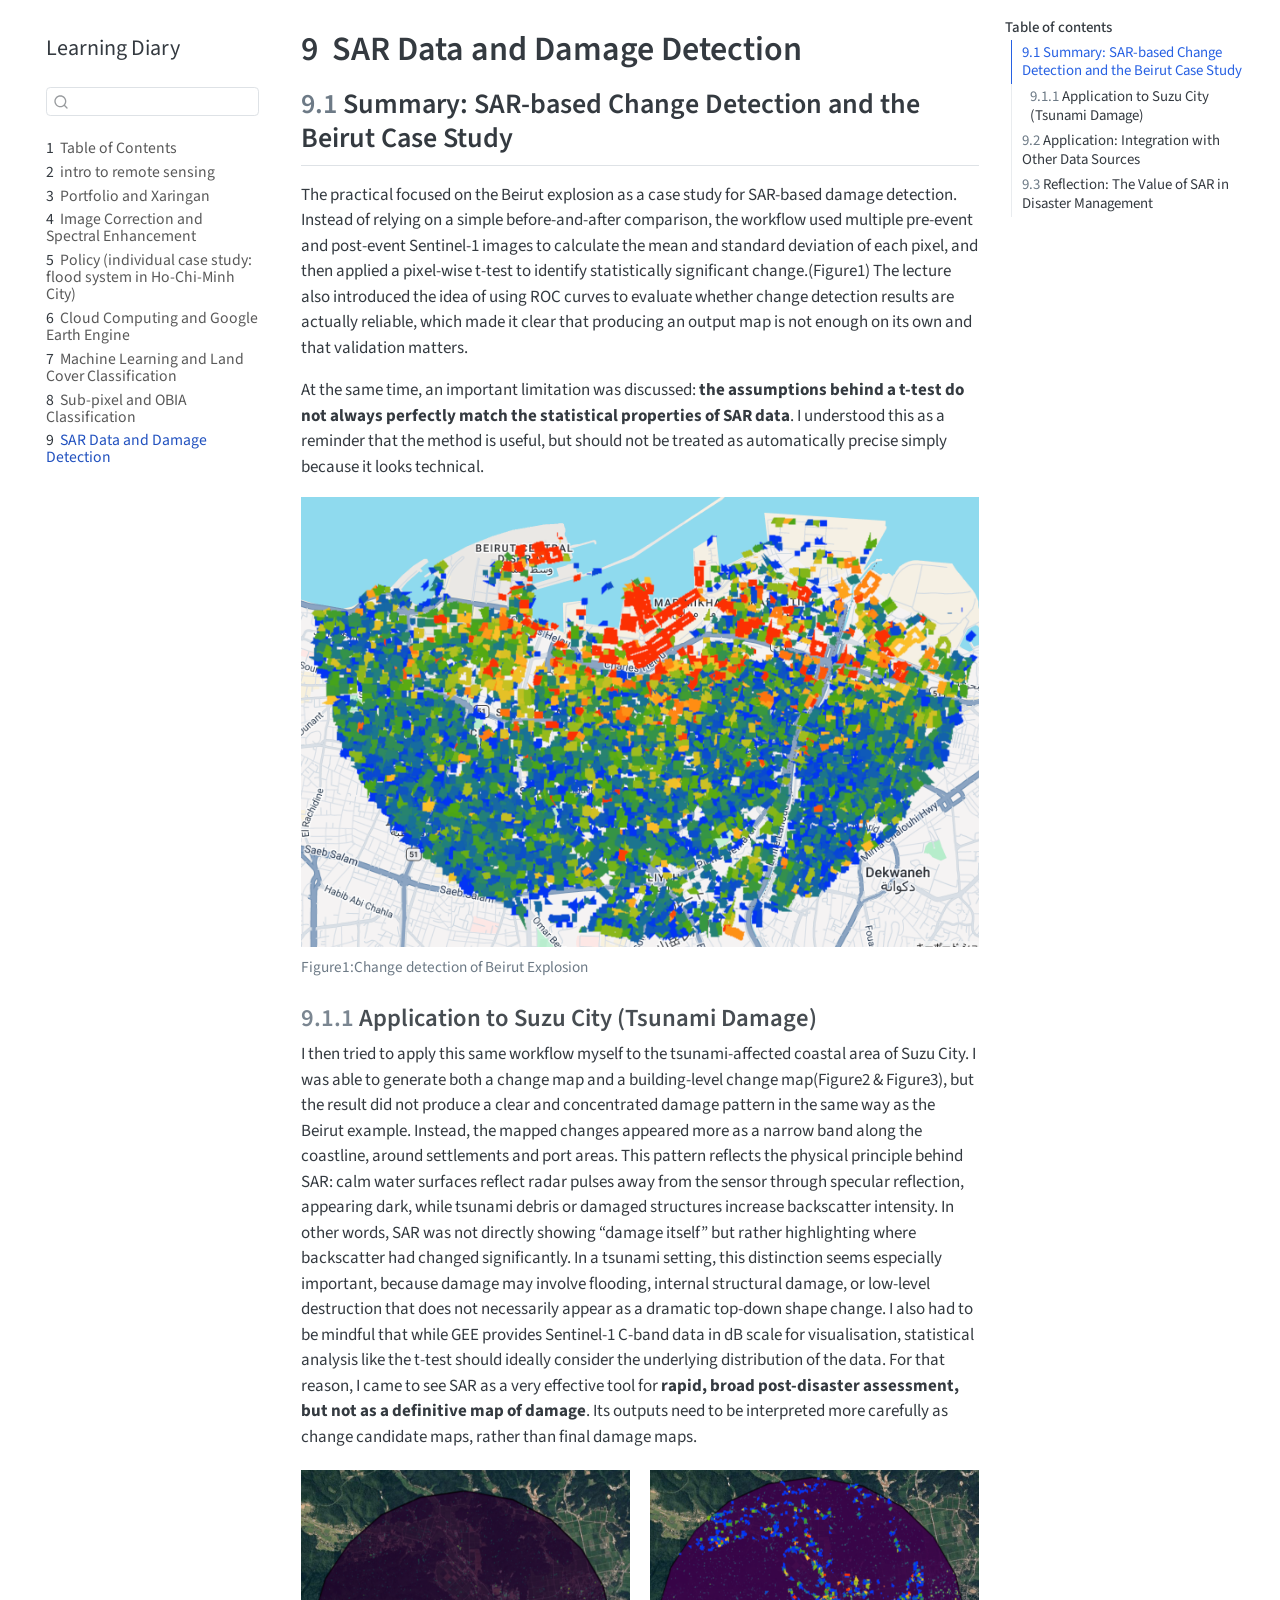
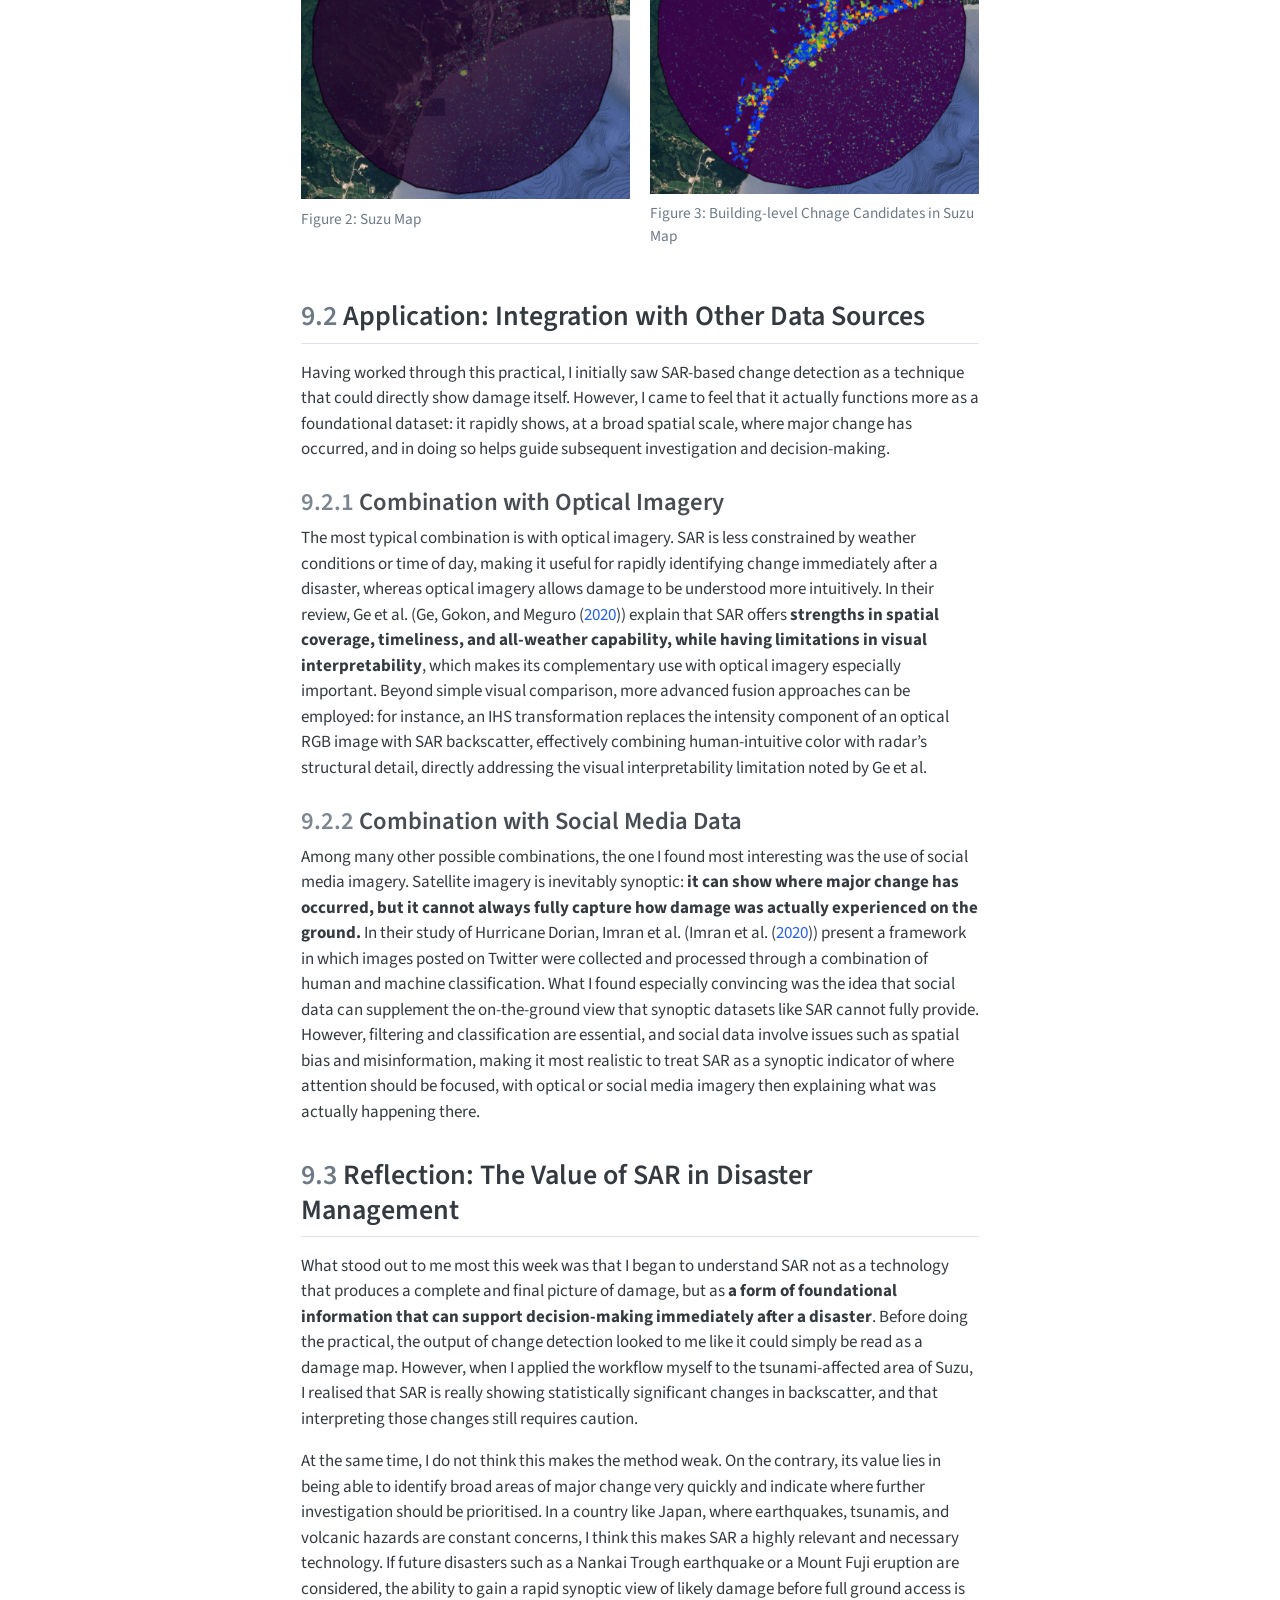
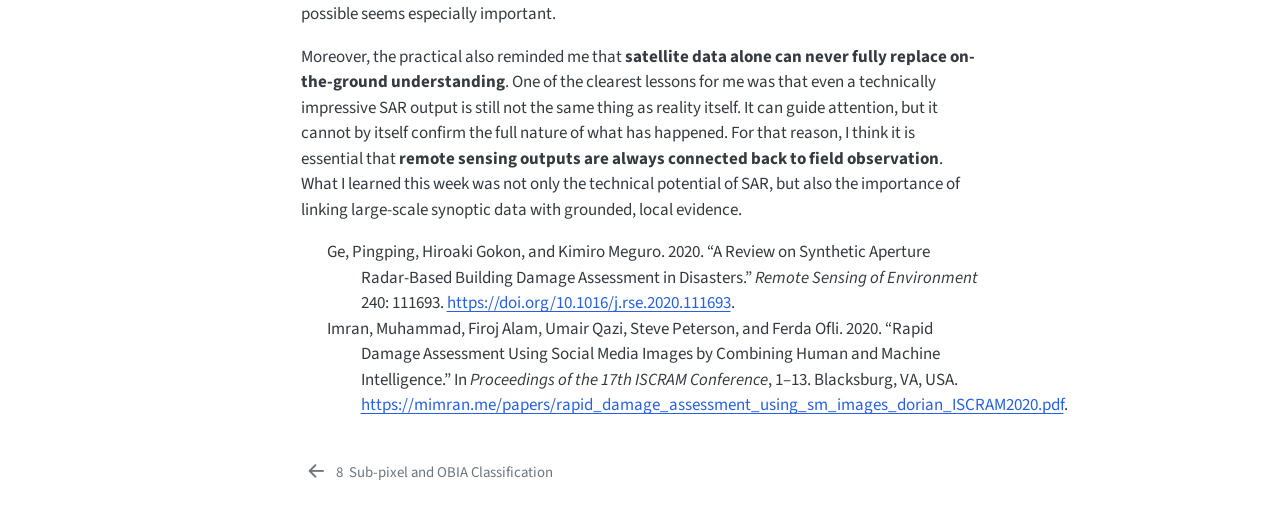
<file: docs/week8.html>
<!DOCTYPE html>
<html xmlns="http://www.w3.org/1999/xhtml" lang="en" xml:lang="en"><head>

<meta charset="utf-8">
<meta name="generator" content="quarto-1.8.27">

<meta name="viewport" content="width=device-width, initial-scale=1.0, user-scalable=yes">


<title>9&nbsp; SAR Data and Damage Detection – Learning Diary</title>
<style>
code{white-space: pre-wrap;}
span.smallcaps{font-variant: small-caps;}
div.columns{display: flex; gap: min(4vw, 1.5em);}
div.column{flex: auto; overflow-x: auto;}
div.hanging-indent{margin-left: 1.5em; text-indent: -1.5em;}
ul.task-list{list-style: none;}
ul.task-list li input[type="checkbox"] {
  width: 0.8em;
  margin: 0 0.8em 0.2em -1em; /* quarto-specific, see https://github.com/quarto-dev/quarto-cli/issues/4556 */ 
  vertical-align: middle;
}
/* CSS for citations */
div.csl-bib-body { }
div.csl-entry {
  clear: both;
  margin-bottom: 0em;
}
.hanging-indent div.csl-entry {
  margin-left:2em;
  text-indent:-2em;
}
div.csl-left-margin {
  min-width:2em;
  float:left;
}
div.csl-right-inline {
  margin-left:2em;
  padding-left:1em;
}
div.csl-indent {
  margin-left: 2em;
}</style>


<script src="site_libs/quarto-nav/quarto-nav.js"></script>
<script src="site_libs/quarto-nav/headroom.min.js"></script>
<script src="site_libs/clipboard/clipboard.min.js"></script>
<script src="site_libs/quarto-search/autocomplete.umd.js"></script>
<script src="site_libs/quarto-search/fuse.min.js"></script>
<script src="site_libs/quarto-search/quarto-search.js"></script>
<meta name="quarto:offset" content="./">
<link href="./week7.html" rel="prev">
<script src="site_libs/quarto-html/quarto.js" type="module"></script>
<script src="site_libs/quarto-html/tabsets/tabsets.js" type="module"></script>
<script src="site_libs/quarto-html/axe/axe-check.js" type="module"></script>
<script src="site_libs/quarto-html/popper.min.js"></script>
<script src="site_libs/quarto-html/tippy.umd.min.js"></script>
<script src="site_libs/quarto-html/anchor.min.js"></script>
<link href="site_libs/quarto-html/tippy.css" rel="stylesheet">
<link href="site_libs/quarto-html/quarto-syntax-highlighting-ed96de9b727972fe78a7b5d16c58bf87.css" rel="stylesheet" id="quarto-text-highlighting-styles">
<script src="site_libs/bootstrap/bootstrap.min.js"></script>
<link href="site_libs/bootstrap/bootstrap-icons.css" rel="stylesheet">
<link href="site_libs/bootstrap/bootstrap-27c261d06b905028a18691de25d09dde.min.css" rel="stylesheet" append-hash="true" id="quarto-bootstrap" data-mode="light">
<script id="quarto-search-options" type="application/json">{
  "location": "sidebar",
  "copy-button": false,
  "collapse-after": 3,
  "panel-placement": "start",
  "type": "textbox",
  "limit": 50,
  "keyboard-shortcut": [
    "f",
    "/",
    "s"
  ],
  "show-item-context": false,
  "language": {
    "search-no-results-text": "No results",
    "search-matching-documents-text": "matching documents",
    "search-copy-link-title": "Copy link to search",
    "search-hide-matches-text": "Hide additional matches",
    "search-more-match-text": "more match in this document",
    "search-more-matches-text": "more matches in this document",
    "search-clear-button-title": "Clear",
    "search-text-placeholder": "",
    "search-detached-cancel-button-title": "Cancel",
    "search-submit-button-title": "Submit",
    "search-label": "Search"
  }
}</script>


</head>

<body class="nav-sidebar floating quarto-light">

<div id="quarto-search-results"></div>
  <header id="quarto-header" class="headroom fixed-top">
  <nav class="quarto-secondary-nav">
    <div class="container-fluid d-flex">
      <button type="button" class="quarto-btn-toggle btn" data-bs-toggle="collapse" role="button" data-bs-target=".quarto-sidebar-collapse-item" aria-controls="quarto-sidebar" aria-expanded="false" aria-label="Toggle sidebar navigation" onclick="if (window.quartoToggleHeadroom) { window.quartoToggleHeadroom(); }">
        <i class="bi bi-layout-text-sidebar-reverse"></i>
      </button>
        <nav class="quarto-page-breadcrumbs" aria-label="breadcrumb"><ol class="breadcrumb"><li class="breadcrumb-item"><a href="./week8.html"><span class="chapter-number">9</span>&nbsp; <span class="chapter-title">SAR Data and Damage Detection</span></a></li></ol></nav>
        <a class="flex-grow-1" role="navigation" data-bs-toggle="collapse" data-bs-target=".quarto-sidebar-collapse-item" aria-controls="quarto-sidebar" aria-expanded="false" aria-label="Toggle sidebar navigation" onclick="if (window.quartoToggleHeadroom) { window.quartoToggleHeadroom(); }">      
        </a>
      <button type="button" class="btn quarto-search-button" aria-label="Search" onclick="window.quartoOpenSearch();">
        <i class="bi bi-search"></i>
      </button>
    </div>
  </nav>
</header>
<!-- content -->
<div id="quarto-content" class="quarto-container page-columns page-rows-contents page-layout-article">
<!-- sidebar -->
  <nav id="quarto-sidebar" class="sidebar collapse collapse-horizontal quarto-sidebar-collapse-item sidebar-navigation floating overflow-auto">
    <div class="pt-lg-2 mt-2 text-left sidebar-header">
    <div class="sidebar-title mb-0 py-0">
      <a href="./">Learning Diary</a> 
    </div>
      </div>
        <div class="mt-2 flex-shrink-0 align-items-center">
        <div class="sidebar-search">
        <div id="quarto-search" class="" title="Search"></div>
        </div>
        </div>
    <div class="sidebar-menu-container"> 
    <ul class="list-unstyled mt-1">
        <li class="sidebar-item">
  <div class="sidebar-item-container"> 
  <a href="./index.html" class="sidebar-item-text sidebar-link">
 <span class="menu-text"><span class="chapter-number">1</span>&nbsp; <span class="chapter-title">Table of Contents</span></span></a>
  </div>
</li>
        <li class="sidebar-item">
  <div class="sidebar-item-container"> 
  <a href="./week1.html" class="sidebar-item-text sidebar-link">
 <span class="menu-text"><span class="chapter-number">2</span>&nbsp; <span class="chapter-title">intro to remote sensing</span></span></a>
  </div>
</li>
        <li class="sidebar-item">
  <div class="sidebar-item-container"> 
  <a href="./week2.html" class="sidebar-item-text sidebar-link">
 <span class="menu-text"><span class="chapter-number">3</span>&nbsp; <span class="chapter-title">Portfolio and Xaringan</span></span></a>
  </div>
</li>
        <li class="sidebar-item">
  <div class="sidebar-item-container"> 
  <a href="./week3.html" class="sidebar-item-text sidebar-link">
 <span class="menu-text"><span class="chapter-number">4</span>&nbsp; <span class="chapter-title">Image Correction and Spectral Enhancement</span></span></a>
  </div>
</li>
        <li class="sidebar-item">
  <div class="sidebar-item-container"> 
  <a href="./week4.html" class="sidebar-item-text sidebar-link">
 <span class="menu-text"><span class="chapter-number">5</span>&nbsp; <span class="chapter-title">Policy (individual case study: flood system in Ho-Chi-Minh City)</span></span></a>
  </div>
</li>
        <li class="sidebar-item">
  <div class="sidebar-item-container"> 
  <a href="./week5.html" class="sidebar-item-text sidebar-link">
 <span class="menu-text"><span class="chapter-number">6</span>&nbsp; <span class="chapter-title">Cloud Computing and Google Earth Engine</span></span></a>
  </div>
</li>
        <li class="sidebar-item">
  <div class="sidebar-item-container"> 
  <a href="./week6.html" class="sidebar-item-text sidebar-link">
 <span class="menu-text"><span class="chapter-number">7</span>&nbsp; <span class="chapter-title">Machine Learning and Land Cover Classification</span></span></a>
  </div>
</li>
        <li class="sidebar-item">
  <div class="sidebar-item-container"> 
  <a href="./week7.html" class="sidebar-item-text sidebar-link">
 <span class="menu-text"><span class="chapter-number">8</span>&nbsp; <span class="chapter-title">Sub-pixel and OBIA Classification</span></span></a>
  </div>
</li>
        <li class="sidebar-item">
  <div class="sidebar-item-container"> 
  <a href="./week8.html" class="sidebar-item-text sidebar-link active">
 <span class="menu-text"><span class="chapter-number">9</span>&nbsp; <span class="chapter-title">SAR Data and Damage Detection</span></span></a>
  </div>
</li>
    </ul>
    </div>
</nav>
<div id="quarto-sidebar-glass" class="quarto-sidebar-collapse-item" data-bs-toggle="collapse" data-bs-target=".quarto-sidebar-collapse-item"></div>
<!-- margin-sidebar -->
    <div id="quarto-margin-sidebar" class="sidebar margin-sidebar">
        <nav id="TOC" role="doc-toc" class="toc-active">
    <h2 id="toc-title">Table of contents</h2>
   
  <ul>
  <li><a href="#summary-sar-based-change-detection-and-the-beirut-case-study" id="toc-summary-sar-based-change-detection-and-the-beirut-case-study" class="nav-link active" data-scroll-target="#summary-sar-based-change-detection-and-the-beirut-case-study"><span class="header-section-number">9.1</span> Summary: SAR-based Change Detection and the Beirut Case Study</a>
  <ul class="collapse">
  <li><a href="#application-to-suzu-city-tsunami-damage" id="toc-application-to-suzu-city-tsunami-damage" class="nav-link" data-scroll-target="#application-to-suzu-city-tsunami-damage"><span class="header-section-number">9.1.1</span> Application to Suzu City (Tsunami Damage)</a></li>
  </ul></li>
  <li><a href="#application-integration-with-other-data-sources" id="toc-application-integration-with-other-data-sources" class="nav-link" data-scroll-target="#application-integration-with-other-data-sources"><span class="header-section-number">9.2</span> Application: Integration with Other Data Sources</a>
  <ul class="collapse">
  <li><a href="#combination-with-optical-imagery" id="toc-combination-with-optical-imagery" class="nav-link" data-scroll-target="#combination-with-optical-imagery"><span class="header-section-number">9.2.1</span> Combination with Optical Imagery</a></li>
  <li><a href="#combination-with-social-media-data" id="toc-combination-with-social-media-data" class="nav-link" data-scroll-target="#combination-with-social-media-data"><span class="header-section-number">9.2.2</span> Combination with Social Media Data</a></li>
  </ul></li>
  <li><a href="#reflection-the-value-of-sar-in-disaster-management" id="toc-reflection-the-value-of-sar-in-disaster-management" class="nav-link" data-scroll-target="#reflection-the-value-of-sar-in-disaster-management"><span class="header-section-number">9.3</span> Reflection: The Value of SAR in Disaster Management</a></li>
  </ul>
</nav>
    </div>
<!-- main -->
<main class="content" id="quarto-document-content">

<header id="title-block-header" class="quarto-title-block default">
<div class="quarto-title">
<h1 class="title"><span class="chapter-number">9</span>&nbsp; <span class="chapter-title">SAR Data and Damage Detection</span></h1>
</div>



<div class="quarto-title-meta">

    
  
    
  </div>
  


</header>


<section id="summary-sar-based-change-detection-and-the-beirut-case-study" class="level2" data-number="9.1">
<h2 data-number="9.1" class="anchored" data-anchor-id="summary-sar-based-change-detection-and-the-beirut-case-study"><span class="header-section-number">9.1</span> Summary: SAR-based Change Detection and the Beirut Case Study</h2>
<p>The practical focused on the Beirut explosion as a case study for SAR-based damage detection. Instead of relying on a simple before-and-after comparison, the workflow used multiple pre-event and post-event Sentinel-1 images to calculate the mean and standard deviation of each pixel, and then applied a pixel-wise t-test to identify statistically significant change.(Figure1) The lecture also introduced the idea of using ROC curves to evaluate whether change detection results are actually reliable, which made it clear that producing an output map is not enough on its own and that validation matters.</p>
<p>At the same time, an important limitation was discussed: <strong>the assumptions behind a t-test do not always perfectly match the statistical properties of SAR data</strong>. I understood this as a reminder that the method is useful, but should not be treated as automatically precise simply because it looks technical.</p>
<div class="quarto-figure quarto-figure-center">
<figure class="figure">
<p><img src="img/week8_img1.png" class="img-fluid figure-img"></p>
<figcaption>Figure1:Change detection of Beirut Explosion</figcaption>
</figure>
</div>
<section id="application-to-suzu-city-tsunami-damage" class="level3" data-number="9.1.1">
<h3 data-number="9.1.1" class="anchored" data-anchor-id="application-to-suzu-city-tsunami-damage"><span class="header-section-number">9.1.1</span> Application to Suzu City (Tsunami Damage)</h3>
<p>I then tried to apply this same workflow myself to the tsunami-affected coastal area of Suzu City. I was able to generate both a change map and a building-level change map(Figure2 &amp; Figure3), but the result did not produce a clear and concentrated damage pattern in the same way as the Beirut example. Instead, the mapped changes appeared more as a narrow band along the coastline, around settlements and port areas. This pattern reflects the physical principle behind SAR: calm water surfaces reflect radar pulses away from the sensor through specular reflection, appearing dark, while tsunami debris or damaged structures increase backscatter intensity. In other words, SAR was not directly showing “damage itself” but rather highlighting where backscatter had changed significantly. In a tsunami setting, this distinction seems especially important, because damage may involve flooding, internal structural damage, or low-level destruction that does not necessarily appear as a dramatic top-down shape change. I also had to be mindful that while GEE provides Sentinel-1 C-band data in dB scale for visualisation, statistical analysis like the t-test should ideally consider the underlying distribution of the data. For that reason, I came to see SAR as a very effective tool for <strong>rapid, broad post-disaster assessment, but not as a definitive map of damage</strong>. Its outputs need to be interpreted more carefully as change candidate maps, rather than final damage maps.</p>
<div class="quarto-layout-panel" data-layout-ncol="2">
<div class="quarto-layout-row">
<div class="quarto-layout-cell" style="flex-basis: 50.0%;justify-content: flex-start;">
<div class="quarto-figure quarto-figure-center">
<figure class="figure">
<p><img src="img/week8_img4.png" class="img-fluid figure-img"></p>
<figcaption>Figure 2: Suzu Map</figcaption>
</figure>
</div>
</div>
<div class="quarto-layout-cell" style="flex-basis: 50.0%;justify-content: flex-start;">
<div class="quarto-figure quarto-figure-center">
<figure class="figure">
<p><img src="img/week8_img2.png" class="img-fluid figure-img"></p>
<figcaption>Figure 3: Building-level Chnage Candidates in Suzu Map</figcaption>
</figure>
</div>
</div>
</div>
</div>
</section>
</section>
<section id="application-integration-with-other-data-sources" class="level2" data-number="9.2">
<h2 data-number="9.2" class="anchored" data-anchor-id="application-integration-with-other-data-sources"><span class="header-section-number">9.2</span> Application: Integration with Other Data Sources</h2>
<p>Having worked through this practical, I initially saw SAR-based change detection as a technique that could directly show damage itself. However, I came to feel that it actually functions more as a foundational dataset: it rapidly shows, at a broad spatial scale, where major change has occurred, and in doing so helps guide subsequent investigation and decision-making.</p>
<section id="combination-with-optical-imagery" class="level3" data-number="9.2.1">
<h3 data-number="9.2.1" class="anchored" data-anchor-id="combination-with-optical-imagery"><span class="header-section-number">9.2.1</span> Combination with Optical Imagery</h3>
<p>The most typical combination is with optical imagery. SAR is less constrained by weather conditions or time of day, making it useful for rapidly identifying change immediately after a disaster, whereas optical imagery allows damage to be understood more intuitively. In their review, Ge et al.&nbsp;(<span class="citation" data-cites="ge2020">Ge, Gokon, and Meguro (<a href="#ref-ge2020" role="doc-biblioref">2020</a>)</span>) explain that SAR offers <strong>strengths in spatial coverage, timeliness, and all-weather capability, while having limitations in visual interpretability</strong>, which makes its complementary use with optical imagery especially important. Beyond simple visual comparison, more advanced fusion approaches can be employed: for instance, an IHS transformation replaces the intensity component of an optical RGB image with SAR backscatter, effectively combining human-intuitive color with radar’s structural detail, directly addressing the visual interpretability limitation noted by Ge et al.</p>
</section>
<section id="combination-with-social-media-data" class="level3" data-number="9.2.2">
<h3 data-number="9.2.2" class="anchored" data-anchor-id="combination-with-social-media-data"><span class="header-section-number">9.2.2</span> Combination with Social Media Data</h3>
<p>Among many other possible combinations, the one I found most interesting was the use of social media imagery. Satellite imagery is inevitably synoptic: <strong>it can show where major change has occurred, but it cannot always fully capture how damage was actually experienced on the ground.</strong> In their study of Hurricane Dorian, Imran et al.&nbsp;(<span class="citation" data-cites="imran2020">Imran et al. (<a href="#ref-imran2020" role="doc-biblioref">2020</a>)</span>) present a framework in which images posted on Twitter were collected and processed through a combination of human and machine classification. What I found especially convincing was the idea that social data can supplement the on-the-ground view that synoptic datasets like SAR cannot fully provide. However, filtering and classification are essential, and social data involve issues such as spatial bias and misinformation, making it most realistic to treat SAR as a synoptic indicator of where attention should be focused, with optical or social media imagery then explaining what was actually happening there.</p>
</section>
</section>
<section id="reflection-the-value-of-sar-in-disaster-management" class="level2" data-number="9.3">
<h2 data-number="9.3" class="anchored" data-anchor-id="reflection-the-value-of-sar-in-disaster-management"><span class="header-section-number">9.3</span> Reflection: The Value of SAR in Disaster Management</h2>
<p>What stood out to me most this week was that I began to understand SAR not as a technology that produces a complete and final picture of damage, but as <strong>a form of foundational information that can support decision-making immediately after a disaster</strong>. Before doing the practical, the output of change detection looked to me like it could simply be read as a damage map. However, when I applied the workflow myself to the tsunami-affected area of Suzu, I realised that SAR is really showing statistically significant changes in backscatter, and that interpreting those changes still requires caution.</p>
<p>At the same time, I do not think this makes the method weak. On the contrary, its value lies in being able to identify broad areas of major change very quickly and indicate where further investigation should be prioritised. In a country like Japan, where earthquakes, tsunamis, and volcanic hazards are constant concerns, I think this makes SAR a highly relevant and necessary technology. If future disasters such as a Nankai Trough earthquake or a Mount Fuji eruption are considered, the ability to gain a rapid synoptic view of likely damage before full ground access is possible seems especially important.</p>
<p>Moreover, the practical also reminded me that <strong>satellite data alone can never fully replace on-the-ground understanding</strong>. One of the clearest lessons for me was that even a technically impressive SAR output is still not the same thing as reality itself. It can guide attention, but it cannot by itself confirm the full nature of what has happened. For that reason, I think it is essential that <strong>remote sensing outputs are always connected back to field observation</strong>. What I learned this week was not only the technical potential of SAR, but also the importance of linking large-scale synoptic data with grounded, local evidence.</p>


<div id="refs" class="references csl-bib-body hanging-indent" data-entry-spacing="0" role="list">
<div id="ref-ge2020" class="csl-entry" role="listitem">
Ge, Pingping, Hiroaki Gokon, and Kimiro Meguro. 2020. <span>“A Review on Synthetic Aperture Radar-Based Building Damage Assessment in Disasters.”</span> <em>Remote Sensing of Environment</em> 240: 111693. <a href="https://doi.org/10.1016/j.rse.2020.111693">https://doi.org/10.1016/j.rse.2020.111693</a>.
</div>
<div id="ref-imran2020" class="csl-entry" role="listitem">
Imran, Muhammad, Firoj Alam, Umair Qazi, Steve Peterson, and Ferda Ofli. 2020. <span>“Rapid Damage Assessment Using Social Media Images by Combining Human and Machine Intelligence.”</span> In <em>Proceedings of the 17th ISCRAM Conference</em>, 1–13. Blacksburg, VA, USA. <a href="https://mimran.me/papers/rapid_damage_assessment_using_sm_images_dorian_ISCRAM2020.pdf">https://mimran.me/papers/rapid_damage_assessment_using_sm_images_dorian_ISCRAM2020.pdf</a>.
</div>
</div>
</section>

</main> <!-- /main -->
<script id="quarto-html-after-body" type="application/javascript">
  window.document.addEventListener("DOMContentLoaded", function (event) {
    const icon = "";
    const anchorJS = new window.AnchorJS();
    anchorJS.options = {
      placement: 'right',
      icon: icon
    };
    anchorJS.add('.anchored');
    const isCodeAnnotation = (el) => {
      for (const clz of el.classList) {
        if (clz.startsWith('code-annotation-')) {                     
          return true;
        }
      }
      return false;
    }
    const onCopySuccess = function(e) {
      // button target
      const button = e.trigger;
      // don't keep focus
      button.blur();
      // flash "checked"
      button.classList.add('code-copy-button-checked');
      var currentTitle = button.getAttribute("title");
      button.setAttribute("title", "Copied!");
      let tooltip;
      if (window.bootstrap) {
        button.setAttribute("data-bs-toggle", "tooltip");
        button.setAttribute("data-bs-placement", "left");
        button.setAttribute("data-bs-title", "Copied!");
        tooltip = new bootstrap.Tooltip(button, 
          { trigger: "manual", 
            customClass: "code-copy-button-tooltip",
            offset: [0, -8]});
        tooltip.show();    
      }
      setTimeout(function() {
        if (tooltip) {
          tooltip.hide();
          button.removeAttribute("data-bs-title");
          button.removeAttribute("data-bs-toggle");
          button.removeAttribute("data-bs-placement");
        }
        button.setAttribute("title", currentTitle);
        button.classList.remove('code-copy-button-checked');
      }, 1000);
      // clear code selection
      e.clearSelection();
    }
    const getTextToCopy = function(trigger) {
      const outerScaffold = trigger.parentElement.cloneNode(true);
      const codeEl = outerScaffold.querySelector('code');
      for (const childEl of codeEl.children) {
        if (isCodeAnnotation(childEl)) {
          childEl.remove();
        }
      }
      return codeEl.innerText;
    }
    const clipboard = new window.ClipboardJS('.code-copy-button:not([data-in-quarto-modal])', {
      text: getTextToCopy
    });
    clipboard.on('success', onCopySuccess);
    if (window.document.getElementById('quarto-embedded-source-code-modal')) {
      const clipboardModal = new window.ClipboardJS('.code-copy-button[data-in-quarto-modal]', {
        text: getTextToCopy,
        container: window.document.getElementById('quarto-embedded-source-code-modal')
      });
      clipboardModal.on('success', onCopySuccess);
    }
      var localhostRegex = new RegExp(/^(?:http|https):\/\/localhost\:?[0-9]*\//);
      var mailtoRegex = new RegExp(/^mailto:/);
        var filterRegex = new RegExp('/' + window.location.host + '/');
      var isInternal = (href) => {
          return filterRegex.test(href) || localhostRegex.test(href) || mailtoRegex.test(href);
      }
      // Inspect non-navigation links and adorn them if external
     var links = window.document.querySelectorAll('a[href]:not(.nav-link):not(.navbar-brand):not(.toc-action):not(.sidebar-link):not(.sidebar-item-toggle):not(.pagination-link):not(.no-external):not([aria-hidden]):not(.dropdown-item):not(.quarto-navigation-tool):not(.about-link)');
      for (var i=0; i<links.length; i++) {
        const link = links[i];
        if (!isInternal(link.href)) {
          // undo the damage that might have been done by quarto-nav.js in the case of
          // links that we want to consider external
          if (link.dataset.originalHref !== undefined) {
            link.href = link.dataset.originalHref;
          }
        }
      }
    function tippyHover(el, contentFn, onTriggerFn, onUntriggerFn) {
      const config = {
        allowHTML: true,
        maxWidth: 500,
        delay: 100,
        arrow: false,
        appendTo: function(el) {
            return el.parentElement;
        },
        interactive: true,
        interactiveBorder: 10,
        theme: 'quarto',
        placement: 'bottom-start',
      };
      if (contentFn) {
        config.content = contentFn;
      }
      if (onTriggerFn) {
        config.onTrigger = onTriggerFn;
      }
      if (onUntriggerFn) {
        config.onUntrigger = onUntriggerFn;
      }
      window.tippy(el, config); 
    }
    const noterefs = window.document.querySelectorAll('a[role="doc-noteref"]');
    for (var i=0; i<noterefs.length; i++) {
      const ref = noterefs[i];
      tippyHover(ref, function() {
        // use id or data attribute instead here
        let href = ref.getAttribute('data-footnote-href') || ref.getAttribute('href');
        try { href = new URL(href).hash; } catch {}
        const id = href.replace(/^#\/?/, "");
        const note = window.document.getElementById(id);
        if (note) {
          return note.innerHTML;
        } else {
          return "";
        }
      });
    }
    const xrefs = window.document.querySelectorAll('a.quarto-xref');
    const processXRef = (id, note) => {
      // Strip column container classes
      const stripColumnClz = (el) => {
        el.classList.remove("page-full", "page-columns");
        if (el.children) {
          for (const child of el.children) {
            stripColumnClz(child);
          }
        }
      }
      stripColumnClz(note)
      if (id === null || id.startsWith('sec-')) {
        // Special case sections, only their first couple elements
        const container = document.createElement("div");
        if (note.children && note.children.length > 2) {
          container.appendChild(note.children[0].cloneNode(true));
          for (let i = 1; i < note.children.length; i++) {
            const child = note.children[i];
            if (child.tagName === "P" && child.innerText === "") {
              continue;
            } else {
              container.appendChild(child.cloneNode(true));
              break;
            }
          }
          if (window.Quarto?.typesetMath) {
            window.Quarto.typesetMath(container);
          }
          return container.innerHTML
        } else {
          if (window.Quarto?.typesetMath) {
            window.Quarto.typesetMath(note);
          }
          return note.innerHTML;
        }
      } else {
        // Remove any anchor links if they are present
        const anchorLink = note.querySelector('a.anchorjs-link');
        if (anchorLink) {
          anchorLink.remove();
        }
        if (window.Quarto?.typesetMath) {
          window.Quarto.typesetMath(note);
        }
        if (note.classList.contains("callout")) {
          return note.outerHTML;
        } else {
          return note.innerHTML;
        }
      }
    }
    for (var i=0; i<xrefs.length; i++) {
      const xref = xrefs[i];
      tippyHover(xref, undefined, function(instance) {
        instance.disable();
        let url = xref.getAttribute('href');
        let hash = undefined; 
        if (url.startsWith('#')) {
          hash = url;
        } else {
          try { hash = new URL(url).hash; } catch {}
        }
        if (hash) {
          const id = hash.replace(/^#\/?/, "");
          const note = window.document.getElementById(id);
          if (note !== null) {
            try {
              const html = processXRef(id, note.cloneNode(true));
              instance.setContent(html);
            } finally {
              instance.enable();
              instance.show();
            }
          } else {
            // See if we can fetch this
            fetch(url.split('#')[0])
            .then(res => res.text())
            .then(html => {
              const parser = new DOMParser();
              const htmlDoc = parser.parseFromString(html, "text/html");
              const note = htmlDoc.getElementById(id);
              if (note !== null) {
                const html = processXRef(id, note);
                instance.setContent(html);
              } 
            }).finally(() => {
              instance.enable();
              instance.show();
            });
          }
        } else {
          // See if we can fetch a full url (with no hash to target)
          // This is a special case and we should probably do some content thinning / targeting
          fetch(url)
          .then(res => res.text())
          .then(html => {
            const parser = new DOMParser();
            const htmlDoc = parser.parseFromString(html, "text/html");
            const note = htmlDoc.querySelector('main.content');
            if (note !== null) {
              // This should only happen for chapter cross references
              // (since there is no id in the URL)
              // remove the first header
              if (note.children.length > 0 && note.children[0].tagName === "HEADER") {
                note.children[0].remove();
              }
              const html = processXRef(null, note);
              instance.setContent(html);
            } 
          }).finally(() => {
            instance.enable();
            instance.show();
          });
        }
      }, function(instance) {
      });
    }
        let selectedAnnoteEl;
        const selectorForAnnotation = ( cell, annotation) => {
          let cellAttr = 'data-code-cell="' + cell + '"';
          let lineAttr = 'data-code-annotation="' +  annotation + '"';
          const selector = 'span[' + cellAttr + '][' + lineAttr + ']';
          return selector;
        }
        const selectCodeLines = (annoteEl) => {
          const doc = window.document;
          const targetCell = annoteEl.getAttribute("data-target-cell");
          const targetAnnotation = annoteEl.getAttribute("data-target-annotation");
          const annoteSpan = window.document.querySelector(selectorForAnnotation(targetCell, targetAnnotation));
          const lines = annoteSpan.getAttribute("data-code-lines").split(",");
          const lineIds = lines.map((line) => {
            return targetCell + "-" + line;
          })
          let top = null;
          let height = null;
          let parent = null;
          if (lineIds.length > 0) {
              //compute the position of the single el (top and bottom and make a div)
              const el = window.document.getElementById(lineIds[0]);
              top = el.offsetTop;
              height = el.offsetHeight;
              parent = el.parentElement.parentElement;
            if (lineIds.length > 1) {
              const lastEl = window.document.getElementById(lineIds[lineIds.length - 1]);
              const bottom = lastEl.offsetTop + lastEl.offsetHeight;
              height = bottom - top;
            }
            if (top !== null && height !== null && parent !== null) {
              // cook up a div (if necessary) and position it 
              let div = window.document.getElementById("code-annotation-line-highlight");
              if (div === null) {
                div = window.document.createElement("div");
                div.setAttribute("id", "code-annotation-line-highlight");
                div.style.position = 'absolute';
                parent.appendChild(div);
              }
              div.style.top = top - 2 + "px";
              div.style.height = height + 4 + "px";
              div.style.left = 0;
              let gutterDiv = window.document.getElementById("code-annotation-line-highlight-gutter");
              if (gutterDiv === null) {
                gutterDiv = window.document.createElement("div");
                gutterDiv.setAttribute("id", "code-annotation-line-highlight-gutter");
                gutterDiv.style.position = 'absolute';
                const codeCell = window.document.getElementById(targetCell);
                const gutter = codeCell.querySelector('.code-annotation-gutter');
                gutter.appendChild(gutterDiv);
              }
              gutterDiv.style.top = top - 2 + "px";
              gutterDiv.style.height = height + 4 + "px";
            }
            selectedAnnoteEl = annoteEl;
          }
        };
        const unselectCodeLines = () => {
          const elementsIds = ["code-annotation-line-highlight", "code-annotation-line-highlight-gutter"];
          elementsIds.forEach((elId) => {
            const div = window.document.getElementById(elId);
            if (div) {
              div.remove();
            }
          });
          selectedAnnoteEl = undefined;
        };
          // Handle positioning of the toggle
      window.addEventListener(
        "resize",
        throttle(() => {
          elRect = undefined;
          if (selectedAnnoteEl) {
            selectCodeLines(selectedAnnoteEl);
          }
        }, 10)
      );
      function throttle(fn, ms) {
      let throttle = false;
      let timer;
        return (...args) => {
          if(!throttle) { // first call gets through
              fn.apply(this, args);
              throttle = true;
          } else { // all the others get throttled
              if(timer) clearTimeout(timer); // cancel #2
              timer = setTimeout(() => {
                fn.apply(this, args);
                timer = throttle = false;
              }, ms);
          }
        };
      }
        // Attach click handler to the DT
        const annoteDls = window.document.querySelectorAll('dt[data-target-cell]');
        for (const annoteDlNode of annoteDls) {
          annoteDlNode.addEventListener('click', (event) => {
            const clickedEl = event.target;
            if (clickedEl !== selectedAnnoteEl) {
              unselectCodeLines();
              const activeEl = window.document.querySelector('dt[data-target-cell].code-annotation-active');
              if (activeEl) {
                activeEl.classList.remove('code-annotation-active');
              }
              selectCodeLines(clickedEl);
              clickedEl.classList.add('code-annotation-active');
            } else {
              // Unselect the line
              unselectCodeLines();
              clickedEl.classList.remove('code-annotation-active');
            }
          });
        }
    const findCites = (el) => {
      const parentEl = el.parentElement;
      if (parentEl) {
        const cites = parentEl.dataset.cites;
        if (cites) {
          return {
            el,
            cites: cites.split(' ')
          };
        } else {
          return findCites(el.parentElement)
        }
      } else {
        return undefined;
      }
    };
    var bibliorefs = window.document.querySelectorAll('a[role="doc-biblioref"]');
    for (var i=0; i<bibliorefs.length; i++) {
      const ref = bibliorefs[i];
      const citeInfo = findCites(ref);
      if (citeInfo) {
        tippyHover(citeInfo.el, function() {
          var popup = window.document.createElement('div');
          citeInfo.cites.forEach(function(cite) {
            var citeDiv = window.document.createElement('div');
            citeDiv.classList.add('hanging-indent');
            citeDiv.classList.add('csl-entry');
            var biblioDiv = window.document.getElementById('ref-' + cite);
            if (biblioDiv) {
              citeDiv.innerHTML = biblioDiv.innerHTML;
            }
            popup.appendChild(citeDiv);
          });
          return popup.innerHTML;
        });
      }
    }
  });
  </script>
<nav class="page-navigation">
  <div class="nav-page nav-page-previous">
      <a href="./week7.html" class="pagination-link" aria-label="Sub-pixel and OBIA Classification">
        <i class="bi bi-arrow-left-short"></i> <span class="nav-page-text"><span class="chapter-number">8</span>&nbsp; <span class="chapter-title">Sub-pixel and OBIA Classification</span></span>
      </a>          
  </div>
  <div class="nav-page nav-page-next">
  </div>
</nav>
</div> <!-- /content -->




</body></html>
</file>
<file: docs/site_libs/quarto-html/tippy.css>
.tippy-box[data-animation=fade][data-state=hidden]{opacity:0}[data-tippy-root]{max-width:calc(100vw - 10px)}.tippy-box{position:relative;background-color:#333;color:#fff;border-radius:4px;font-size:14px;line-height:1.4;white-space:normal;outline:0;transition-property:transform,visibility,opacity}.tippy-box[data-placement^=top]>.tippy-arrow{bottom:0}.tippy-box[data-placement^=top]>.tippy-arrow:before{bottom:-7px;left:0;border-width:8px 8px 0;border-top-color:initial;transform-origin:center top}.tippy-box[data-placement^=bottom]>.tippy-arrow{top:0}.tippy-box[data-placement^=bottom]>.tippy-arrow:before{top:-7px;left:0;border-width:0 8px 8px;border-bottom-color:initial;transform-origin:center bottom}.tippy-box[data-placement^=left]>.tippy-arrow{right:0}.tippy-box[data-placement^=left]>.tippy-arrow:before{border-width:8px 0 8px 8px;border-left-color:initial;right:-7px;transform-origin:center left}.tippy-box[data-placement^=right]>.tippy-arrow{left:0}.tippy-box[data-placement^=right]>.tippy-arrow:before{left:-7px;border-width:8px 8px 8px 0;border-right-color:initial;transform-origin:center right}.tippy-box[data-inertia][data-state=visible]{transition-timing-function:cubic-bezier(.54,1.5,.38,1.11)}.tippy-arrow{width:16px;height:16px;color:#333}.tippy-arrow:before{content:"";position:absolute;border-color:transparent;border-style:solid}.tippy-content{position:relative;padding:5px 9px;z-index:1}
</file>
<file: docs/site_libs/quarto-html/quarto-syntax-highlighting-ed96de9b727972fe78a7b5d16c58bf87.css>
/* quarto syntax highlight colors */
:root {
  --quarto-hl-ot-color: #003B4F;
  --quarto-hl-at-color: #657422;
  --quarto-hl-ss-color: #20794D;
  --quarto-hl-an-color: #5E5E5E;
  --quarto-hl-fu-color: #4758AB;
  --quarto-hl-st-color: #20794D;
  --quarto-hl-cf-color: #003B4F;
  --quarto-hl-op-color: #5E5E5E;
  --quarto-hl-er-color: #AD0000;
  --quarto-hl-bn-color: #AD0000;
  --quarto-hl-al-color: #AD0000;
  --quarto-hl-va-color: #111111;
  --quarto-hl-bu-color: inherit;
  --quarto-hl-ex-color: inherit;
  --quarto-hl-pp-color: #AD0000;
  --quarto-hl-in-color: #5E5E5E;
  --quarto-hl-vs-color: #20794D;
  --quarto-hl-wa-color: #5E5E5E;
  --quarto-hl-do-color: #5E5E5E;
  --quarto-hl-im-color: #00769E;
  --quarto-hl-ch-color: #20794D;
  --quarto-hl-dt-color: #AD0000;
  --quarto-hl-fl-color: #AD0000;
  --quarto-hl-co-color: #5E5E5E;
  --quarto-hl-cv-color: #5E5E5E;
  --quarto-hl-cn-color: #8f5902;
  --quarto-hl-sc-color: #5E5E5E;
  --quarto-hl-dv-color: #AD0000;
  --quarto-hl-kw-color: #003B4F;
}

/* other quarto variables */
:root {
  --quarto-font-monospace: SFMono-Regular, Menlo, Monaco, Consolas, "Liberation Mono", "Courier New", monospace;
}

/* syntax highlight based on Pandoc's rules */
pre > code.sourceCode > span {
  color: #003B4F;
}

code.sourceCode > span {
  color: #003B4F;
}

div.sourceCode,
div.sourceCode pre.sourceCode {
  color: #003B4F;
}

/* Normal */
code span {
  color: #003B4F;
}

/* Alert */
code span.al {
  color: #AD0000;
  font-style: inherit;
}

/* Annotation */
code span.an {
  color: #5E5E5E;
  font-style: inherit;
}

/* Attribute */
code span.at {
  color: #657422;
  font-style: inherit;
}

/* BaseN */
code span.bn {
  color: #AD0000;
  font-style: inherit;
}

/* BuiltIn */
code span.bu {
  font-style: inherit;
}

/* ControlFlow */
code span.cf {
  color: #003B4F;
  font-weight: bold;
  font-style: inherit;
}

/* Char */
code span.ch {
  color: #20794D;
  font-style: inherit;
}

/* Constant */
code span.cn {
  color: #8f5902;
  font-style: inherit;
}

/* Comment */
code span.co {
  color: #5E5E5E;
  font-style: inherit;
}

/* CommentVar */
code span.cv {
  color: #5E5E5E;
  font-style: italic;
}

/* Documentation */
code span.do {
  color: #5E5E5E;
  font-style: italic;
}

/* DataType */
code span.dt {
  color: #AD0000;
  font-style: inherit;
}

/* DecVal */
code span.dv {
  color: #AD0000;
  font-style: inherit;
}

/* Error */
code span.er {
  color: #AD0000;
  font-style: inherit;
}

/* Extension */
code span.ex {
  font-style: inherit;
}

/* Float */
code span.fl {
  color: #AD0000;
  font-style: inherit;
}

/* Function */
code span.fu {
  color: #4758AB;
  font-style: inherit;
}

/* Import */
code span.im {
  color: #00769E;
  font-style: inherit;
}

/* Information */
code span.in {
  color: #5E5E5E;
  font-style: inherit;
}

/* Keyword */
code span.kw {
  color: #003B4F;
  font-weight: bold;
  font-style: inherit;
}

/* Operator */
code span.op {
  color: #5E5E5E;
  font-style: inherit;
}

/* Other */
code span.ot {
  color: #003B4F;
  font-style: inherit;
}

/* Preprocessor */
code span.pp {
  color: #AD0000;
  font-style: inherit;
}

/* SpecialChar */
code span.sc {
  color: #5E5E5E;
  font-style: inherit;
}

/* SpecialString */
code span.ss {
  color: #20794D;
  font-style: inherit;
}

/* String */
code span.st {
  color: #20794D;
  font-style: inherit;
}

/* Variable */
code span.va {
  color: #111111;
  font-style: inherit;
}

/* VerbatimString */
code span.vs {
  color: #20794D;
  font-style: inherit;
}

/* Warning */
code span.wa {
  color: #5E5E5E;
  font-style: italic;
}

.prevent-inlining {
  content: "</";
}

/*# sourceMappingURL=0920dd6d7437995b8cdf7429764427b1.css.map */
</file>
<file: week1_files/libs/quarto-html/tippy.css>
.tippy-box[data-animation=fade][data-state=hidden]{opacity:0}[data-tippy-root]{max-width:calc(100vw - 10px)}.tippy-box{position:relative;background-color:#333;color:#fff;border-radius:4px;font-size:14px;line-height:1.4;white-space:normal;outline:0;transition-property:transform,visibility,opacity}.tippy-box[data-placement^=top]>.tippy-arrow{bottom:0}.tippy-box[data-placement^=top]>.tippy-arrow:before{bottom:-7px;left:0;border-width:8px 8px 0;border-top-color:initial;transform-origin:center top}.tippy-box[data-placement^=bottom]>.tippy-arrow{top:0}.tippy-box[data-placement^=bottom]>.tippy-arrow:before{top:-7px;left:0;border-width:0 8px 8px;border-bottom-color:initial;transform-origin:center bottom}.tippy-box[data-placement^=left]>.tippy-arrow{right:0}.tippy-box[data-placement^=left]>.tippy-arrow:before{border-width:8px 0 8px 8px;border-left-color:initial;right:-7px;transform-origin:center left}.tippy-box[data-placement^=right]>.tippy-arrow{left:0}.tippy-box[data-placement^=right]>.tippy-arrow:before{left:-7px;border-width:8px 8px 8px 0;border-right-color:initial;transform-origin:center right}.tippy-box[data-inertia][data-state=visible]{transition-timing-function:cubic-bezier(.54,1.5,.38,1.11)}.tippy-arrow{width:16px;height:16px;color:#333}.tippy-arrow:before{content:"";position:absolute;border-color:transparent;border-style:solid}.tippy-content{position:relative;padding:5px 9px;z-index:1}
</file>
<file: week1_files/libs/quarto-html/quarto-syntax-highlighting-ed96de9b727972fe78a7b5d16c58bf87.css>
/* quarto syntax highlight colors */
:root {
  --quarto-hl-ot-color: #003B4F;
  --quarto-hl-at-color: #657422;
  --quarto-hl-ss-color: #20794D;
  --quarto-hl-an-color: #5E5E5E;
  --quarto-hl-fu-color: #4758AB;
  --quarto-hl-st-color: #20794D;
  --quarto-hl-cf-color: #003B4F;
  --quarto-hl-op-color: #5E5E5E;
  --quarto-hl-er-color: #AD0000;
  --quarto-hl-bn-color: #AD0000;
  --quarto-hl-al-color: #AD0000;
  --quarto-hl-va-color: #111111;
  --quarto-hl-bu-color: inherit;
  --quarto-hl-ex-color: inherit;
  --quarto-hl-pp-color: #AD0000;
  --quarto-hl-in-color: #5E5E5E;
  --quarto-hl-vs-color: #20794D;
  --quarto-hl-wa-color: #5E5E5E;
  --quarto-hl-do-color: #5E5E5E;
  --quarto-hl-im-color: #00769E;
  --quarto-hl-ch-color: #20794D;
  --quarto-hl-dt-color: #AD0000;
  --quarto-hl-fl-color: #AD0000;
  --quarto-hl-co-color: #5E5E5E;
  --quarto-hl-cv-color: #5E5E5E;
  --quarto-hl-cn-color: #8f5902;
  --quarto-hl-sc-color: #5E5E5E;
  --quarto-hl-dv-color: #AD0000;
  --quarto-hl-kw-color: #003B4F;
}

/* other quarto variables */
:root {
  --quarto-font-monospace: SFMono-Regular, Menlo, Monaco, Consolas, "Liberation Mono", "Courier New", monospace;
}

/* syntax highlight based on Pandoc's rules */
pre > code.sourceCode > span {
  color: #003B4F;
}

code.sourceCode > span {
  color: #003B4F;
}

div.sourceCode,
div.sourceCode pre.sourceCode {
  color: #003B4F;
}

/* Normal */
code span {
  color: #003B4F;
}

/* Alert */
code span.al {
  color: #AD0000;
  font-style: inherit;
}

/* Annotation */
code span.an {
  color: #5E5E5E;
  font-style: inherit;
}

/* Attribute */
code span.at {
  color: #657422;
  font-style: inherit;
}

/* BaseN */
code span.bn {
  color: #AD0000;
  font-style: inherit;
}

/* BuiltIn */
code span.bu {
  font-style: inherit;
}

/* ControlFlow */
code span.cf {
  color: #003B4F;
  font-weight: bold;
  font-style: inherit;
}

/* Char */
code span.ch {
  color: #20794D;
  font-style: inherit;
}

/* Constant */
code span.cn {
  color: #8f5902;
  font-style: inherit;
}

/* Comment */
code span.co {
  color: #5E5E5E;
  font-style: inherit;
}

/* CommentVar */
code span.cv {
  color: #5E5E5E;
  font-style: italic;
}

/* Documentation */
code span.do {
  color: #5E5E5E;
  font-style: italic;
}

/* DataType */
code span.dt {
  color: #AD0000;
  font-style: inherit;
}

/* DecVal */
code span.dv {
  color: #AD0000;
  font-style: inherit;
}

/* Error */
code span.er {
  color: #AD0000;
  font-style: inherit;
}

/* Extension */
code span.ex {
  font-style: inherit;
}

/* Float */
code span.fl {
  color: #AD0000;
  font-style: inherit;
}

/* Function */
code span.fu {
  color: #4758AB;
  font-style: inherit;
}

/* Import */
code span.im {
  color: #00769E;
  font-style: inherit;
}

/* Information */
code span.in {
  color: #5E5E5E;
  font-style: inherit;
}

/* Keyword */
code span.kw {
  color: #003B4F;
  font-weight: bold;
  font-style: inherit;
}

/* Operator */
code span.op {
  color: #5E5E5E;
  font-style: inherit;
}

/* Other */
code span.ot {
  color: #003B4F;
  font-style: inherit;
}

/* Preprocessor */
code span.pp {
  color: #AD0000;
  font-style: inherit;
}

/* SpecialChar */
code span.sc {
  color: #5E5E5E;
  font-style: inherit;
}

/* SpecialString */
code span.ss {
  color: #20794D;
  font-style: inherit;
}

/* String */
code span.st {
  color: #20794D;
  font-style: inherit;
}

/* Variable */
code span.va {
  color: #111111;
  font-style: inherit;
}

/* VerbatimString */
code span.vs {
  color: #20794D;
  font-style: inherit;
}

/* Warning */
code span.wa {
  color: #5E5E5E;
  font-style: italic;
}

.prevent-inlining {
  content: "</";
}

/*# sourceMappingURL=0920dd6d7437995b8cdf7429764427b1.css.map */
</file>
